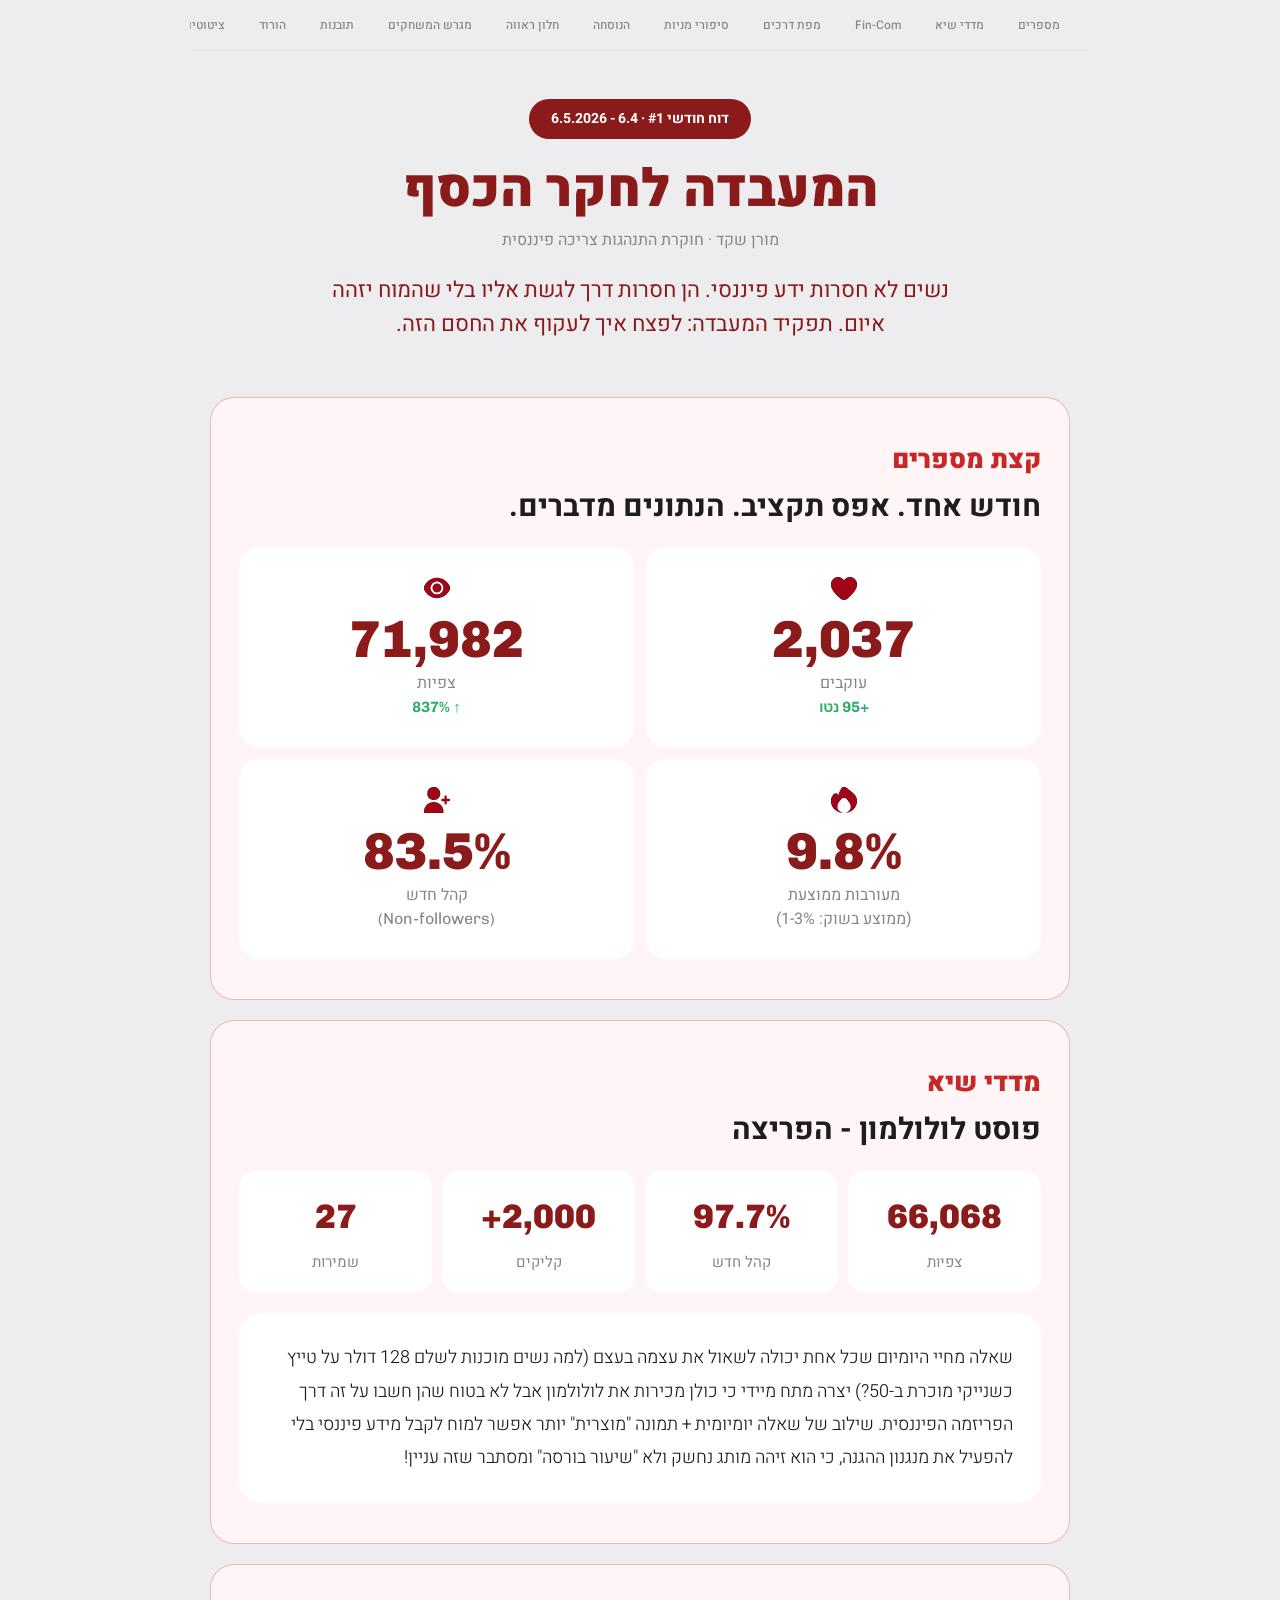
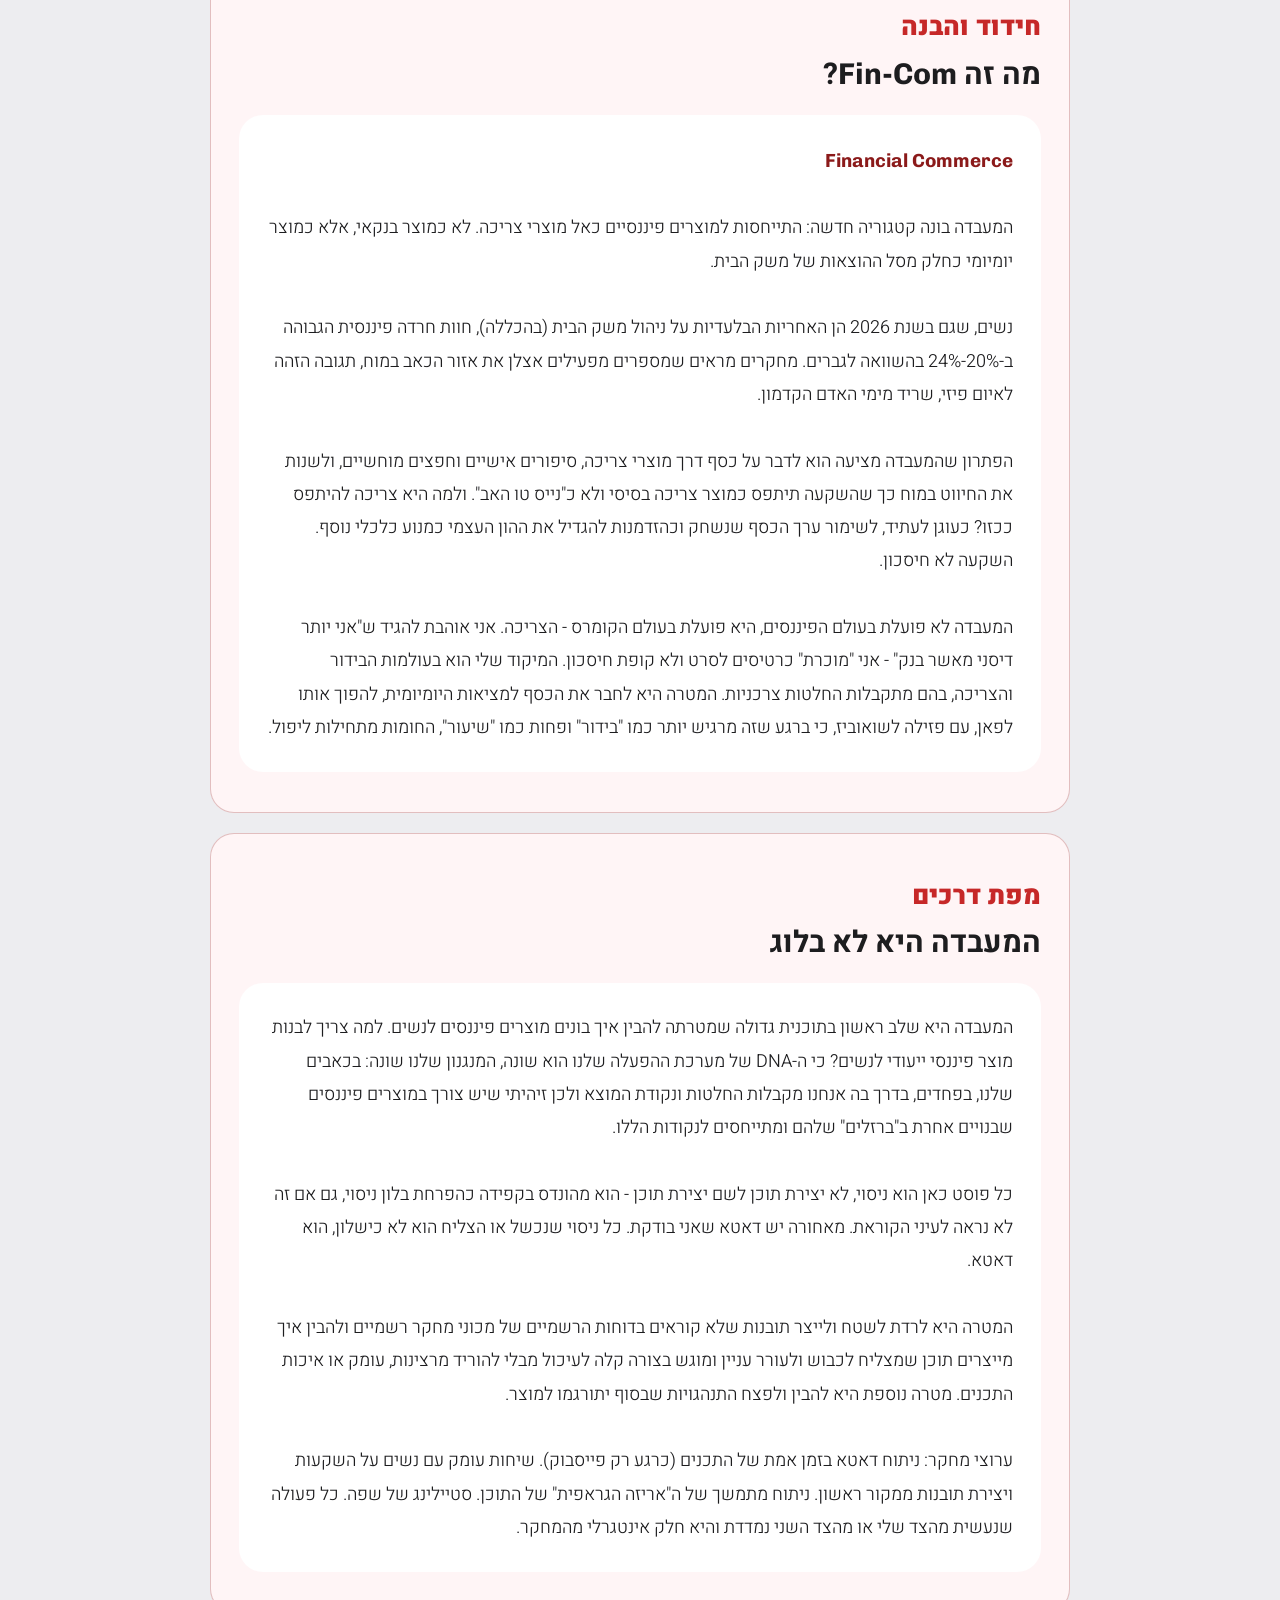
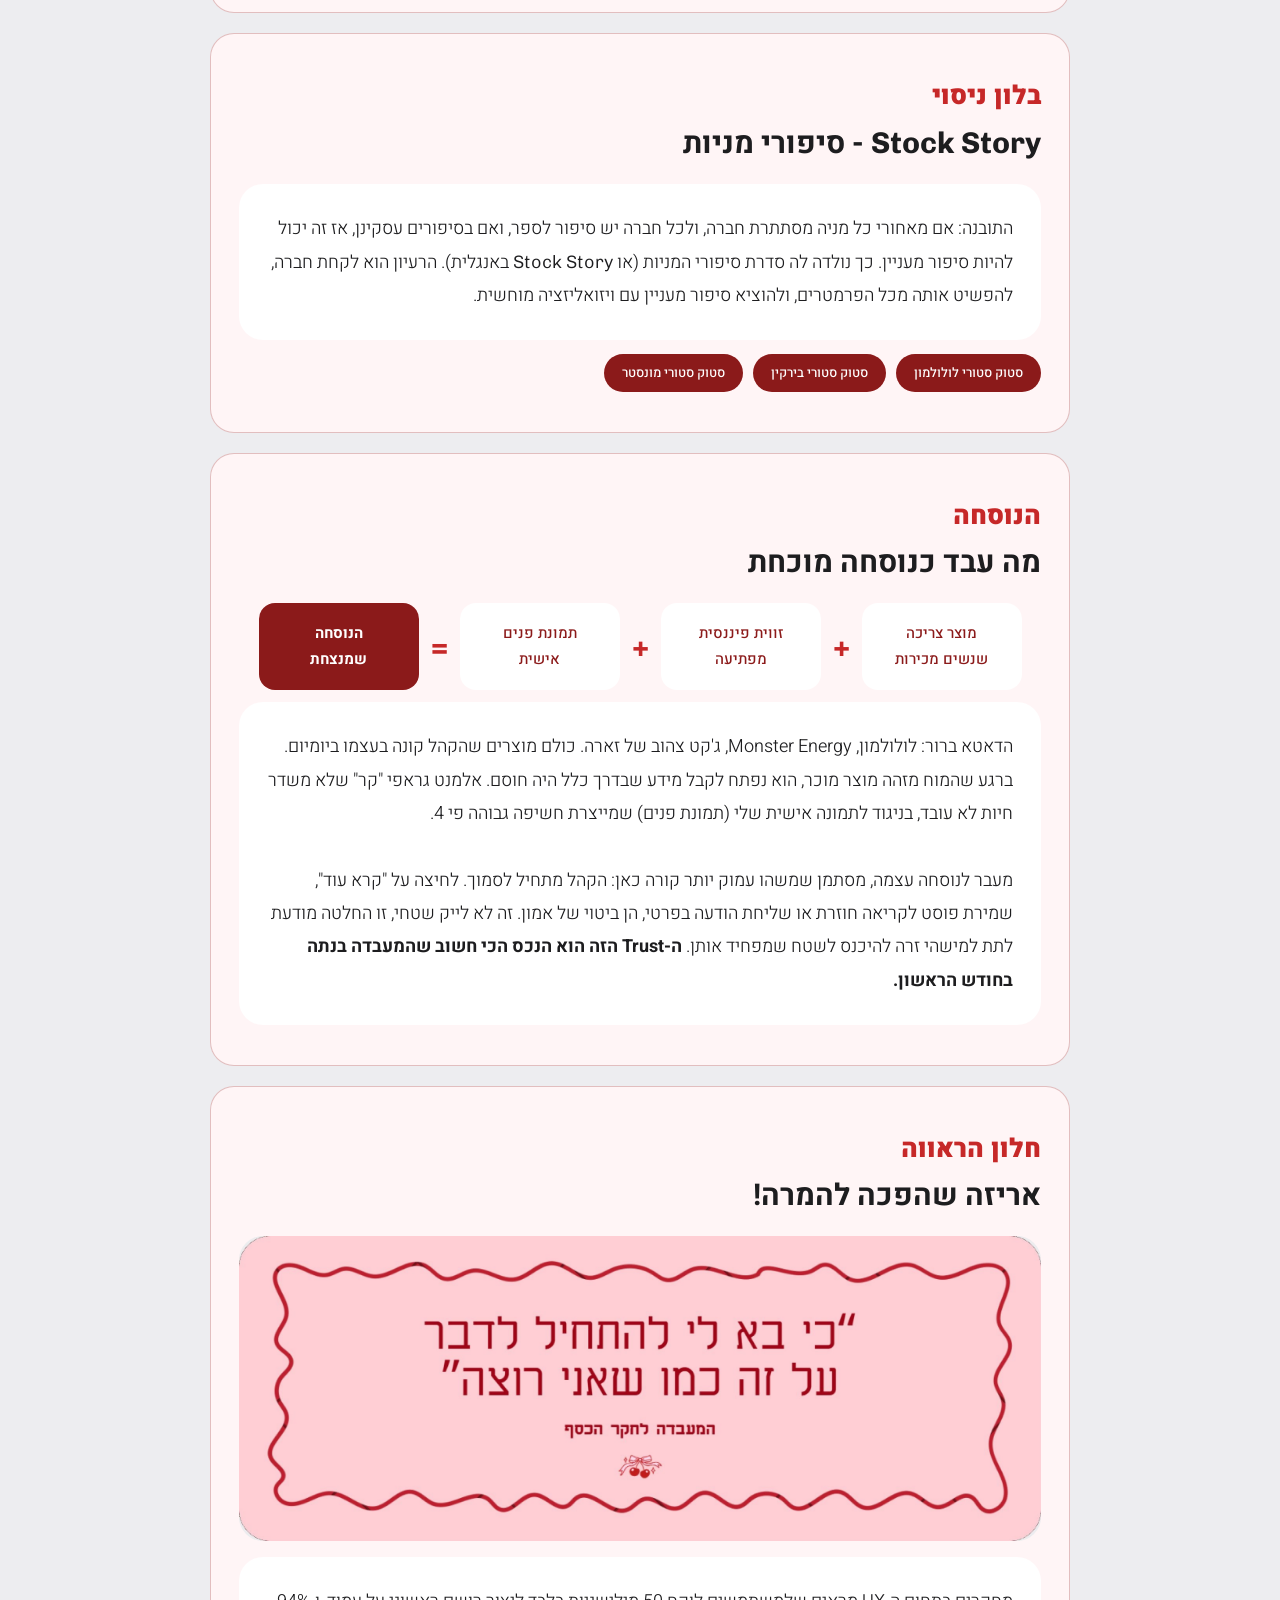
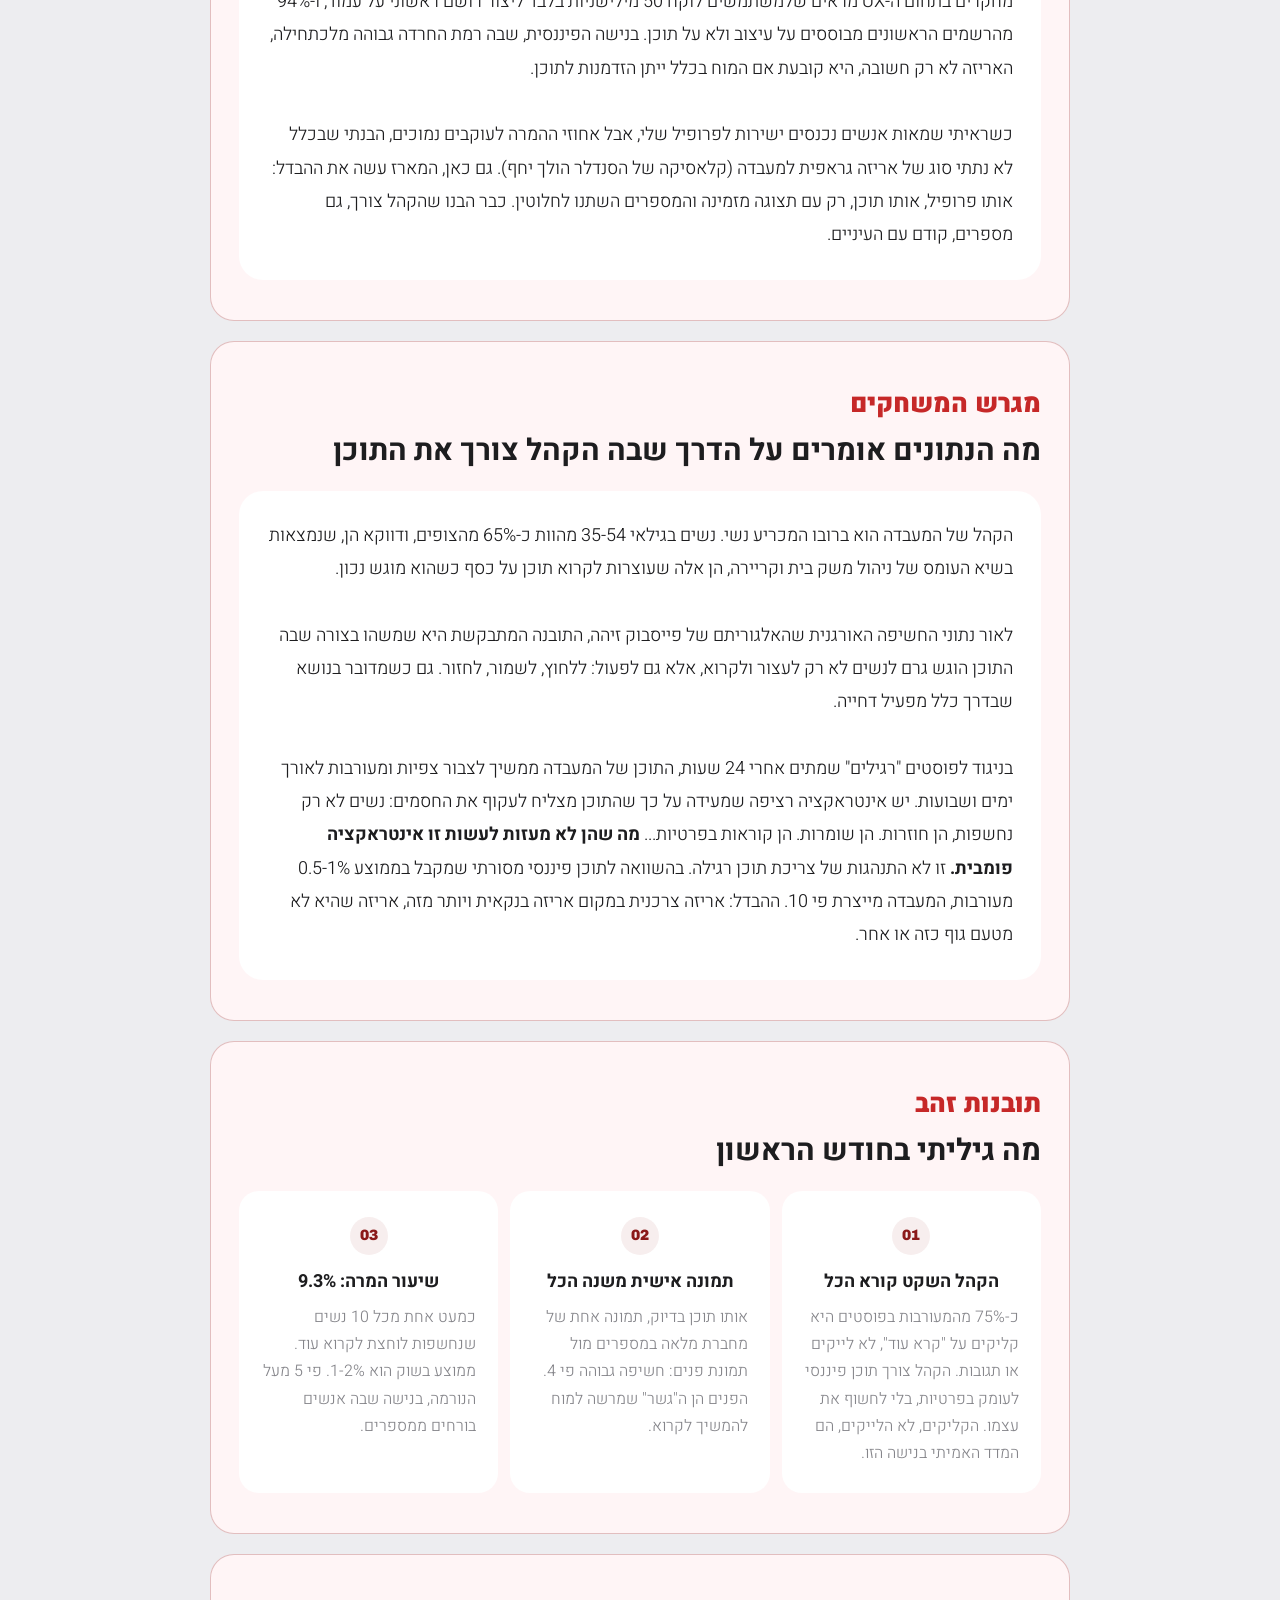
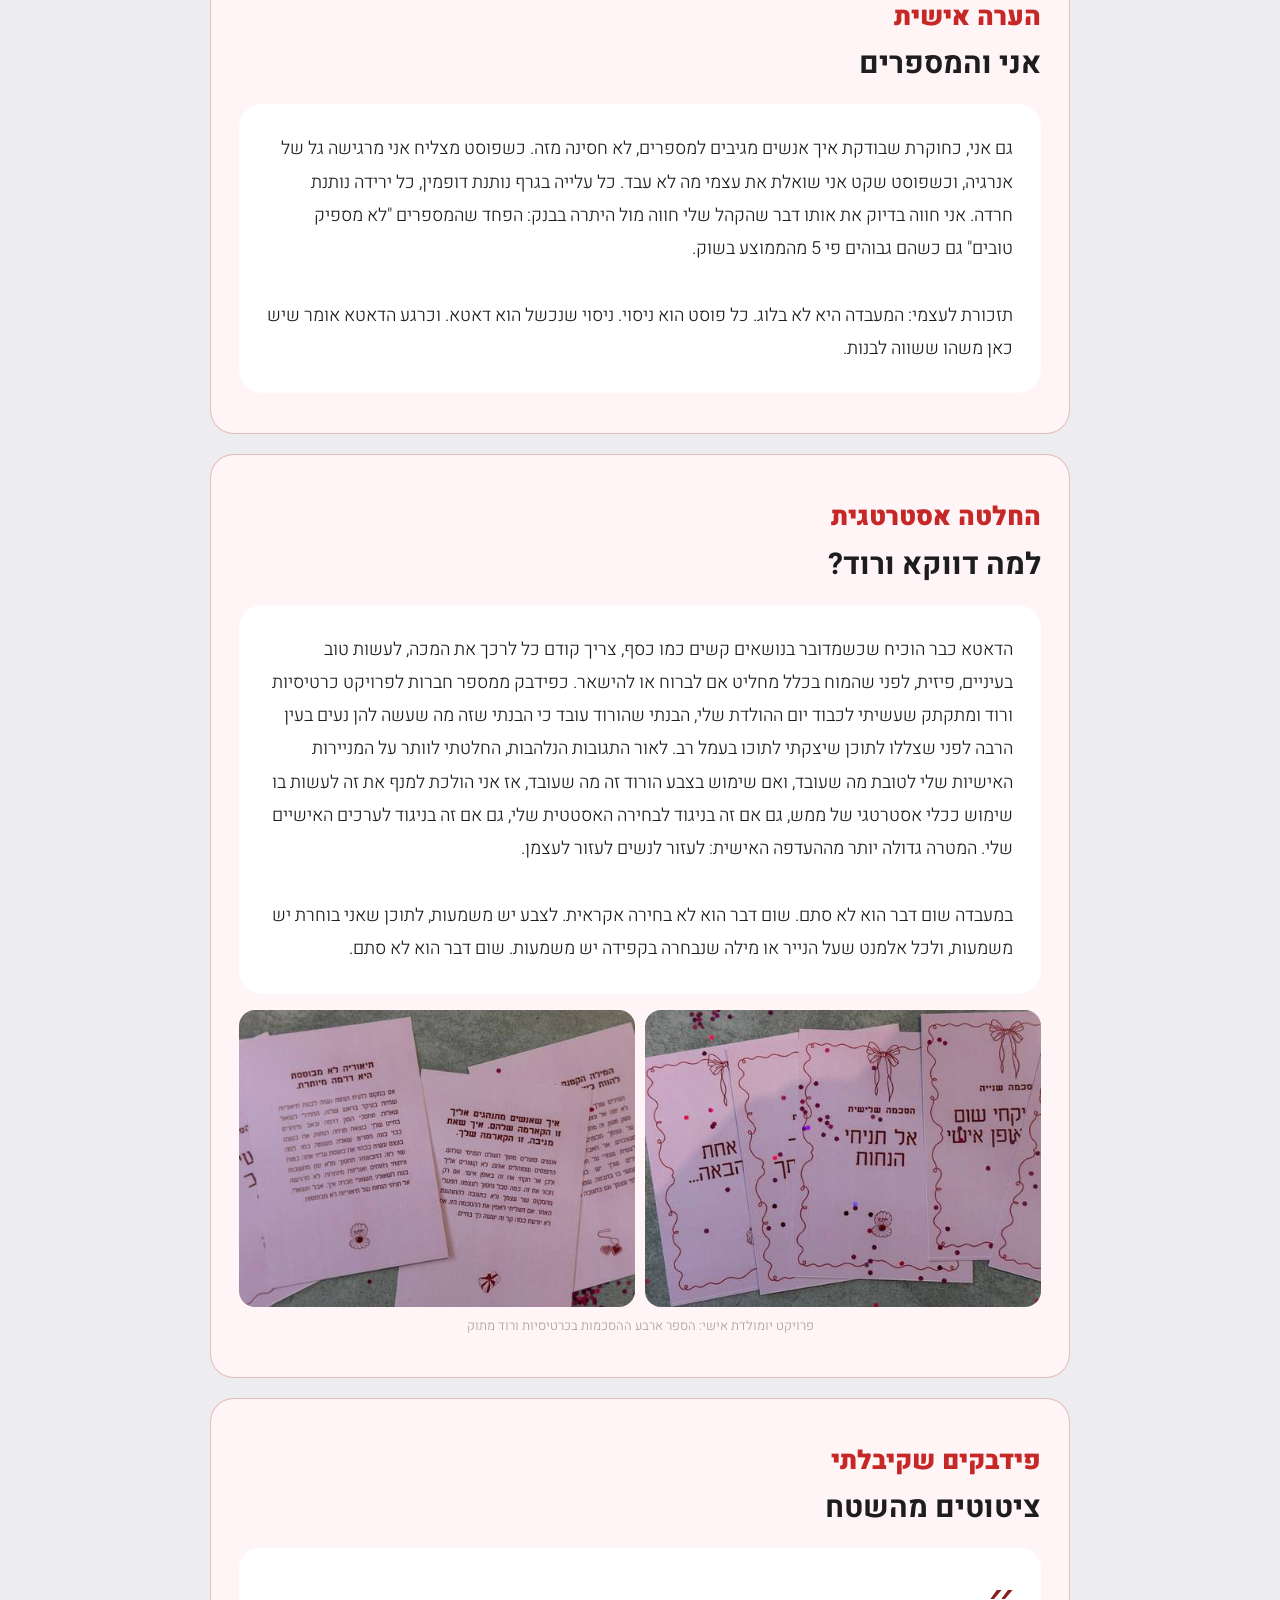
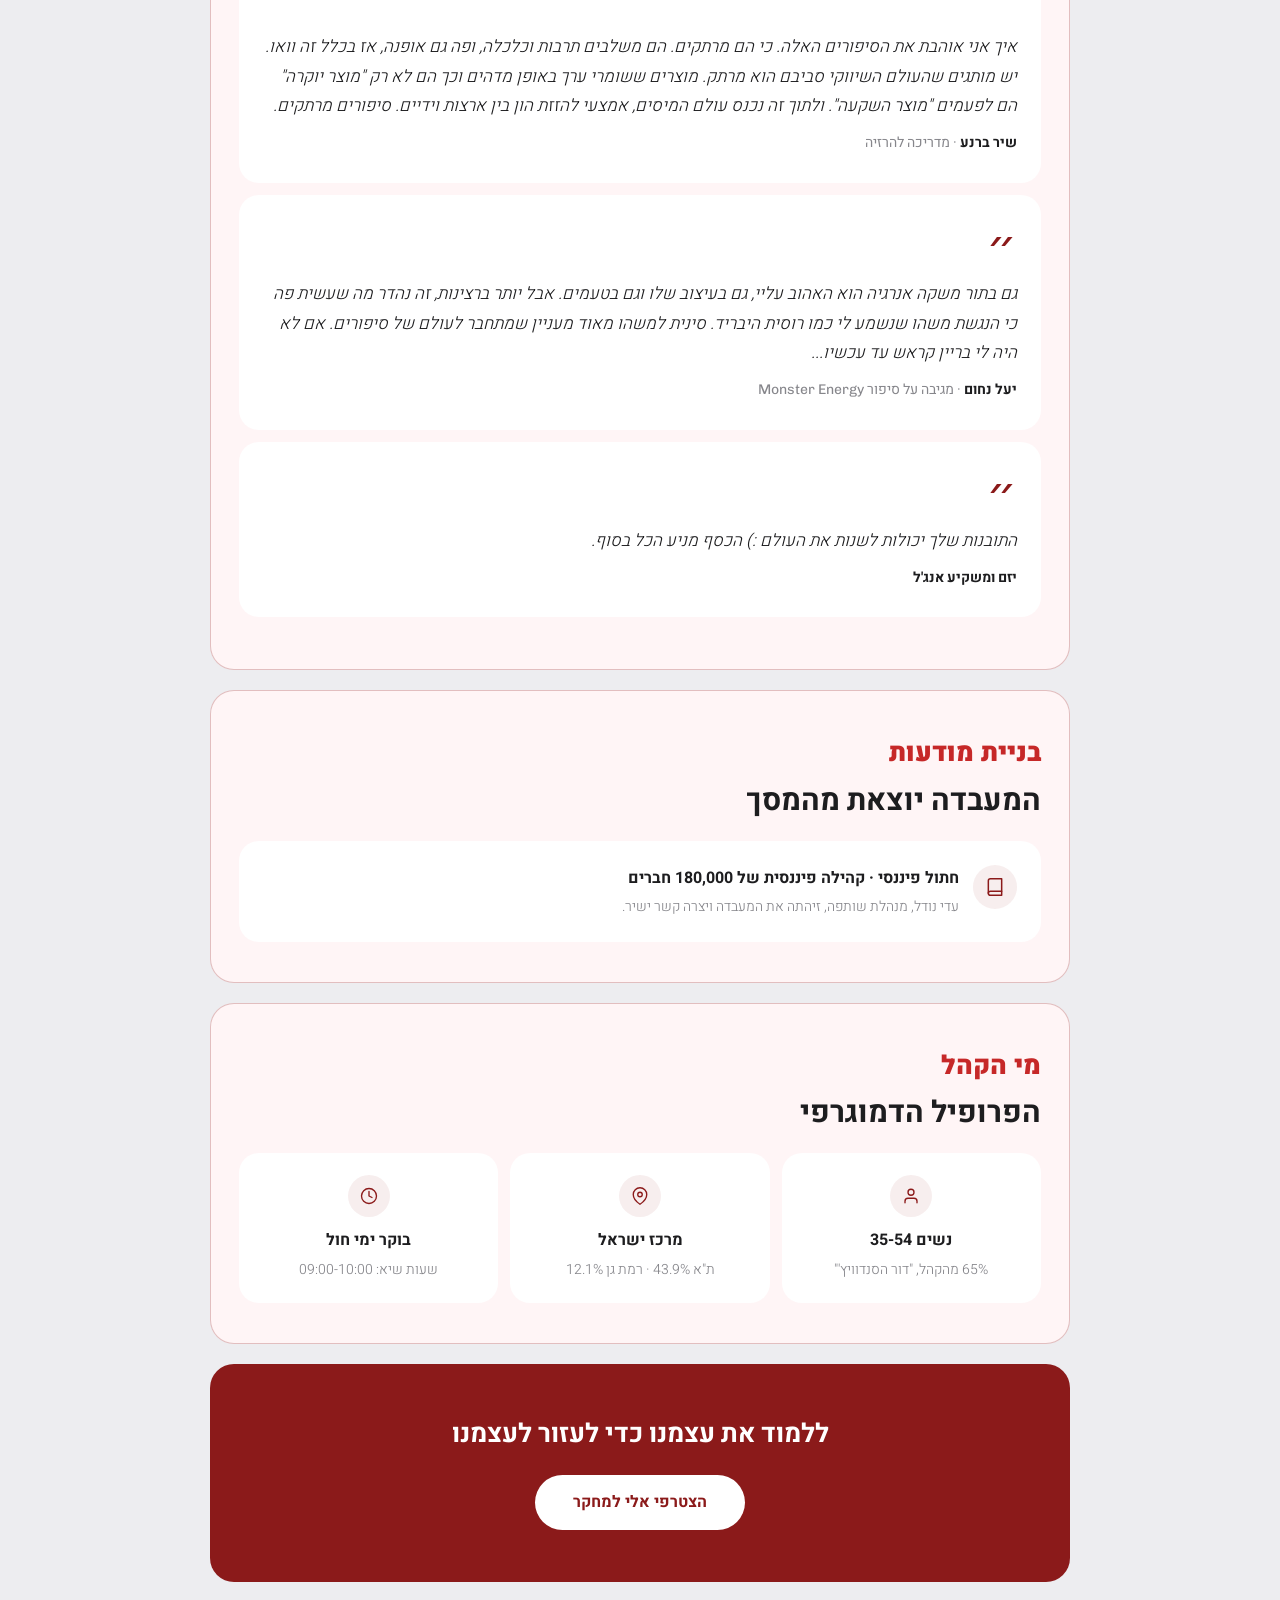
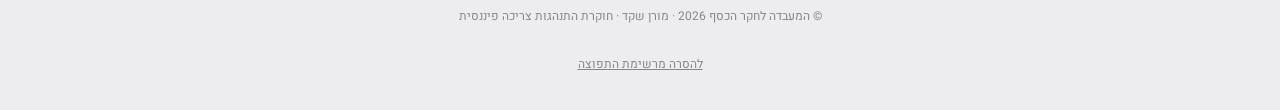
<file: index.html>
<!DOCTYPE html>
<html lang="he" dir="rtl">
<head>
<meta charset="UTF-8">
<meta name="viewport" content="width=device-width, initial-scale=1.0">
<title>המעבדה לחקר הכסף - דוח חודשי #1</title>
<link href="https://fonts.googleapis.com/css2?family=Heebo:wght@300;400;500;700;900&family=Chivo:wght@300;400;700;900&display=swap" rel="stylesheet">
<style>
*{margin:0;padding:0;box-sizing:border-box}
:root{--pink-card:#FFF5F6;--red-dark:#8B1A1A;--red-mid:#C62828;--red-border:rgba(139,26,26,0.25);--gray-bg:#EDEDF0;--gray-dark:#1D1D1F;--gray-mid:#86868B;--white:#FFFFFF;--green-txt:#2EAD6D;--radius:24px}
html{scroll-behavior:smooth}
body{font-family:'Heebo',sans-serif;background:var(--gray-bg);color:var(--gray-dark);line-height:1.7;-webkit-font-smoothing:antialiased;font-weight:400}
.num{font-family:'Chivo',sans-serif !important}.en{font-family:'Chivo',sans-serif !important}
.page-wrap{max-width:900px;margin:0 auto;background:var(--gray-bg)}
.sticky-nav{position:sticky;top:0;z-index:100;background:rgba(237,237,240,0.88);backdrop-filter:blur(14px);-webkit-backdrop-filter:blur(14px);border-bottom:1px solid rgba(0,0,0,0.04);padding:8px 0}
.nav-inner{max-width:900px;margin:0 auto;display:flex;gap:6px;overflow-x:auto;-webkit-overflow-scrolling:touch;scrollbar-width:none;padding:0 16px}
.nav-inner::-webkit-scrollbar{display:none}
.nav-link{display:block;padding:7px 14px;font-size:12px;font-weight:500;color:var(--gray-mid);text-decoration:none;white-space:nowrap;border-radius:20px;transition:all 0.2s ease}
.nav-link:hover,.nav-link.active{color:var(--red-dark);background:var(--white);box-shadow:0 1px 4px rgba(0,0,0,0.06)}
.container{max-width:860px;margin:0 auto;padding:0 20px}
.hero{background:var(--gray-bg);padding:48px 20px 36px;text-align:center}
.hero-badge{display:inline-block;background:var(--red-dark);color:var(--white);padding:8px 22px;border-radius:50px;font-size:14px;font-weight:700;margin-bottom:22px}
.hero h1{font-size:clamp(32px,6.5vw,52px);font-weight:900;color:var(--red-dark);margin-bottom:8px;line-height:1.12}
.hero-role{font-size:clamp(14px,2.2vw,16px);color:var(--gray-mid);margin-bottom:18px;font-weight:400}
.hero-sub{font-size:clamp(17px,2.8vw,22px);color:var(--red-dark);max-width:640px;margin:0 auto;line-height:1.55;font-weight:400}
.card-section{background:var(--pink-card);border:1.5px solid var(--red-border);border-radius:var(--radius);padding:40px 28px;margin:20px 20px 0}
@media(max-width:480px){.card-section{padding:28px 18px}}
.section-label{font-size:clamp(20px,3.5vw,26px);font-weight:900;color:var(--red-mid);margin-bottom:6px}
.section-heading{font-size:clamp(20px,3.5vw,30px);font-weight:700;color:var(--gray-dark);margin-bottom:20px;line-height:1.3}
.kpi-grid{display:grid;grid-template-columns:1fr 1fr;gap:12px;margin-top:20px}
@media(max-width:480px){.kpi-grid{grid-template-columns:1fr}}
.kpi-card{background:var(--white);border-radius:20px;padding:28px 20px;text-align:center;transition:transform 0.3s ease}
.kpi-card:hover{transform:translateY(-3px)}
.kpi-icon{width:26px;height:26px;margin:0 auto 12px;display:block}
.kpi-number{font-size:clamp(38px,7vw,52px);font-weight:900;color:var(--red-dark);line-height:1;margin-bottom:6px}
.kpi-sub{font-size:16px;color:var(--gray-mid);line-height:1.5;font-weight:400}
.kpi-sub .growth{color:var(--green-txt);font-weight:700;font-size:15px}
.peak-grid{display:grid;grid-template-columns:repeat(4,1fr);gap:10px;margin:20px 0}
@media(max-width:560px){.peak-grid{grid-template-columns:1fr 1fr}}
.peak-stat{background:var(--white);border-radius:18px;padding:18px 12px;text-align:center}
.peak-stat-num{font-size:clamp(24px,4.5vw,34px);font-weight:900;color:var(--red-dark)}
.peak-stat-lbl{font-size:15px;color:var(--gray-mid);margin-top:4px;font-weight:400}
.text-box{background:var(--white);border-radius:var(--radius);padding:28px;margin-top:18px;font-size:18px;color:var(--gray-dark);line-height:1.85;font-weight:300}
.insight-cards{display:grid;grid-template-columns:repeat(auto-fit,minmax(240px,1fr));gap:12px;margin-top:20px}
.insight-card{background:var(--white);border-radius:20px;padding:26px 22px;text-align:center;transition:transform 0.3s ease}
.insight-card:hover{transform:translateY(-3px)}
.insight-num-badge{display:inline-flex;align-items:center;justify-content:center;width:38px;height:38px;border-radius:50%;background:rgba(139,26,26,0.07);color:var(--red-dark);font-size:15px;font-weight:900;margin-bottom:14px}
.insight-card h4{font-size:18px;font-weight:700;color:var(--gray-dark);margin-bottom:10px;line-height:1.4}
.insight-card p{font-size:16px;color:var(--gray-mid);line-height:1.7;text-align:right;font-weight:300}
.quote-block{background:var(--white);border-radius:20px;padding:28px 24px;margin-bottom:12px}
.quote-mark{color:var(--red-dark);font-size:48px;font-family:Georgia,serif;line-height:1;margin-bottom:8px;display:block}
.quote-text-content{font-size:17px;color:var(--gray-dark);line-height:1.75;font-style:italic;margin-bottom:10px;font-weight:300}
.quote-attr{font-size:14px;color:var(--gray-mid);font-style:normal;font-weight:400}
.quote-attr strong{color:var(--gray-dark);font-weight:700}
.ach-item{background:var(--white);border-radius:20px;padding:24px;display:flex;gap:14px;align-items:flex-start;margin-top:12px}
.ach-icon-wrap{width:44px;height:44px;min-width:44px;border-radius:50%;background:rgba(139,26,26,0.07);display:flex;align-items:center;justify-content:center}
.ach-icon-wrap svg{width:20px;height:20px;stroke:var(--red-dark);fill:none;stroke-width:1.8;stroke-linecap:round;stroke-linejoin:round}
.ach-item h4{font-size:16px;font-weight:700;color:var(--gray-dark);margin-bottom:4px}
.ach-item p{font-size:14px;color:var(--gray-mid);line-height:1.6;font-weight:300}
.aud-grid{display:grid;grid-template-columns:repeat(3,1fr);gap:12px;margin-top:20px}
@media(max-width:480px){.aud-grid{grid-template-columns:1fr}}
.aud-card{background:var(--white);border-radius:20px;padding:22px;text-align:center}
.aud-icon{width:42px;height:42px;border-radius:50%;display:inline-flex;align-items:center;justify-content:center;margin-bottom:10px;background:rgba(139,26,26,0.07)}
.aud-icon svg{width:18px;height:18px;stroke:var(--red-dark);fill:none;stroke-width:1.8;stroke-linecap:round;stroke-linejoin:round}
.aud-card h4{font-size:16px;font-weight:700;color:var(--gray-dark);margin-bottom:3px}
.aud-card p{font-size:14px;color:var(--gray-mid);font-weight:300}
.cta-section{background:var(--red-dark);color:var(--white);padding:52px 24px;border-radius:var(--radius);margin:20px 20px 0;text-align:center}
.cta-section h2{font-size:clamp(20px,3.5vw,26px);font-weight:700;margin-bottom:14px;line-height:1.4}
.cta-btn{display:inline-block;background:var(--white);color:var(--red-dark);padding:14px 38px;border-radius:50px;font-size:16px;font-weight:700;text-decoration:none;transition:transform 0.2s ease;margin-top:8px}
.cta-btn:hover{transform:scale(1.04)}
.footer{text-align:center;padding:24px 20px;font-size:12px;color:var(--gray-mid)}
.unsub{text-align:center;padding:0 20px 32px}
.unsub a{font-size:12px;color:var(--gray-mid);text-decoration:underline}
.cover-card{width:100%;border-radius:var(--radius);overflow:hidden;margin:16px 0}
.cover-card img{width:100%;display:block}
.formula-grid{display:flex;align-items:center;justify-content:center;gap:12px;flex-wrap:wrap;margin-top:16px}
@media(max-width:560px){.formula-grid{flex-direction:column;align-items:center;gap:8px}.formula-item,.formula-result{width:80%;max-width:220px}}
.formula-item{background:var(--white);border-radius:16px;padding:18px 22px;text-align:center;font-size:15px;font-weight:500;color:var(--red-dark);width:160px}
.formula-sign{font-size:28px;font-weight:900;color:var(--red-mid)}
.formula-result{background:var(--red-dark);color:var(--white);border-radius:16px;padding:18px 22px;text-align:center;font-size:15px;font-weight:700;width:160px}
.bday-grid{display:grid;grid-template-columns:1fr 1fr;gap:10px;margin-top:16px}
@media(max-width:480px){.bday-grid{grid-template-columns:1fr}}
.bday-grid img{width:100%;border-radius:16px;display:block}
.bday-cap{font-size:13px;color:var(--gray-dark);text-align:center;margin-top:8px;font-weight:300;opacity:0.4}
.stock-links{display:flex;gap:10px;flex-wrap:wrap;margin-top:14px}
.stock-link{display:inline-block;background:var(--red-dark);border-radius:50px;padding:8px 18px;font-size:13px;font-weight:500;color:var(--white);text-decoration:none;transition:opacity 0.2s ease}
.stock-link:hover{opacity:0.85}
.highlight{font-weight:700}
</style>
<script>
document.addEventListener('scroll',function(){
  const sections=document.querySelectorAll('[id]');
  const links=document.querySelectorAll('.nav-link');
  let current='';
  sections.forEach(s=>{if(window.scrollY>=s.offsetTop-80)current=s.id});
  links.forEach(l=>{l.classList.toggle('active',l.getAttribute('href')==='#'+current)});
});
</script>
</head>
<body>
<div class="page-wrap">

<nav class="sticky-nav">
<div class="nav-inner">
<a class="nav-link" href="#numbers">מספרים</a>
<a class="nav-link" href="#peak">מדדי שיא</a>
<a class="nav-link" href="#fincom">Fin-Com</a>
<a class="nav-link" href="#roadmap">מפת דרכים</a>
<a class="nav-link" href="#stories">סיפורי מניות</a>
<a class="nav-link" href="#formula">הנוסחה</a>
<a class="nav-link" href="#showcase">חלון ראווה</a>
<a class="nav-link" href="#field">מגרש המשחקים</a>
<a class="nav-link" href="#insights">תובנות</a>
<a class="nav-link" href="#pink">הורוד</a>
<a class="nav-link" href="#quotes">ציטוטים</a>
</div>
</nav>

<section class="hero">
<div class="container">
<span class="hero-badge">דוח חודשי #1 · 6.4 - 6.5.2026</span>
<h1>המעבדה לחקר הכסף</h1>
<div class="hero-role">מורן שקד · חוקרת התנהגות צריכה פיננסית</div>
<p class="hero-sub">נשים לא חסרות ידע פיננסי. הן חסרות דרך לגשת אליו בלי שהמוח יזהה איום. תפקיד המעבדה: לפצח איך לעקוף את החסם הזה.</p>
</div>
</section>

<div class="card-section" id="numbers">
<div class="section-label">קצת מספרים</div>
<div class="section-heading">חודש אחד. אפס תקציב. הנתונים מדברים.</div>
<div class="kpi-grid">
<div class="kpi-card"><img class="kpi-icon" src="[data-uri]" alt=""><div class="kpi-number num">2,037</div><div class="kpi-sub">עוקבים<br><span class="growth num">+95 נטו</span></div></div>
<div class="kpi-card"><img class="kpi-icon" src="[data-uri]" alt=""><div class="kpi-number num">71,982</div><div class="kpi-sub">צפיות<br><span class="growth num">↑ 837%</span></div></div>
<div class="kpi-card"><img class="kpi-icon" src="[data-uri]" alt=""><div class="kpi-number num">9.8%</div><div class="kpi-sub">מעורבות ממוצעת<br>(ממוצע בשוק: 1-3%)</div></div>
<div class="kpi-card"><img class="kpi-icon" src="[data-uri]" alt=""><div class="kpi-number num">83.5%</div><div class="kpi-sub">קהל חדש<br><span class="en">(Non-followers)</span></div></div>
</div>
</div>

<div class="card-section" id="peak">
<div class="section-label">מדדי שיא</div>
<div class="section-heading">פוסט לולולמון - הפריצה</div>
<div class="peak-grid">
<div class="peak-stat"><div class="peak-stat-num num">66,068</div><div class="peak-stat-lbl">צפיות</div></div>
<div class="peak-stat"><div class="peak-stat-num num">97.7%</div><div class="peak-stat-lbl">קהל חדש</div></div>
<div class="peak-stat"><div class="peak-stat-num num">2,000+</div><div class="peak-stat-lbl">קליקים</div></div>
<div class="peak-stat"><div class="peak-stat-num num">27</div><div class="peak-stat-lbl">שמירות</div></div>
</div>
<div class="text-box">
שאלה מחיי היומיום שכל אחת יכולה לשאול את עצמה בעצם (למה נשים מוכנות לשלם 128 דולר על טייץ כשנייקי מוכרת ב-50?) יצרה מתח מיידי כי כולן מכירות את לולולמון אבל לא בטוח שהן חשבו על זה דרך הפריזמה הפיננסית. שילוב של שאלה יומיומית + תמונה "מוצרית" יותר אפשר למוח לקבל מידע פיננסי בלי להפעיל את מנגנון ההגנה, כי הוא זיהה מותג נחשק ולא "שיעור בורסה" ומסתבר שזה עניין!
</div>
</div>

<div class="card-section" id="fincom">
<div class="section-label">חידוד והבנה</div>
<div class="section-heading">מה זה <span class="en">Fin-Com</span>?</div>
<div class="text-box">
<span class="en" style="font-size:19px;color:var(--red-dark);font-weight:700">Financial Commerce</span><br><br>
המעבדה בונה קטגוריה חדשה: התייחסות למוצרים פיננסיים כאל מוצרי צריכה. לא כמוצר בנקאי, אלא כמוצר יומיומי כחלק מסל ההוצאות של משק הבית.
<br><br>
נשים, שגם בשנת 2026 הן האחריות הבלעדיות על ניהול משק הבית (בהכללה), חוות חרדה פיננסית הגבוהה ב-20%-24% בהשוואה לגברים. מחקרים מראים שמספרים מפעילים אצלן את אזור הכאב במוח, תגובה הזהה לאיום פיזי, שריד מימי האדם הקדמון.
<br><br>
הפתרון שהמעבדה מציעה הוא לדבר על כסף דרך מוצרי צריכה, סיפורים אישיים וחפצים מוחשיים, ולשנות את החיווט במוח כך שהשקעה תיתפס כמוצר צריכה בסיסי ולא כ"נייס טו האב". ולמה היא צריכה להיתפס ככזו? כעוגן לעתיד, לשימור ערך הכסף שנשחק וכהזדמנות להגדיל את ההון העצמי כמנוע כלכלי נוסף. השקעה לא חיסכון.
<br><br>
המעבדה לא פועלת בעולם הפיננסים, היא פועלת בעולם הקומרס - הצריכה. אני אוהבת להגיד ש"אני יותר דיסני מאשר בנק" - אני "מוכרת" כרטיסים לסרט ולא קופת חיסכון. המיקוד שלי הוא בעולמות הבידור והצריכה, בהם מתקבלות החלטות צרכניות. המטרה היא לחבר את הכסף למציאות היומיומית, להפוך אותו לפאן, עם פזילה לשואוביז, כי ברגע שזה מרגיש יותר כמו "בידור" ופחות כמו "שיעור", החומות מתחילות ליפול.
</div>
</div>

<div class="card-section" id="roadmap">
<div class="section-label">מפת דרכים</div>
<div class="section-heading">המעבדה היא לא בלוג</div>
<div class="text-box">
המעבדה היא שלב ראשון בתוכנית גדולה שמטרתה להבין איך בונים מוצרים פיננסים לנשים. למה צריך לבנות מוצר פיננסי ייעודי לנשים? כי ה-DNA של מערכת ההפעלה שלנו הוא שונה, המנגנון שלנו שונה: בכאבים שלנו, בפחדים, בדרך בה אנחנו מקבלות החלטות ונקודת המוצא ולכן זיהיתי שיש צורך במוצרים פיננסים שבנויים אחרת ב"ברזלים" שלהם ומתייחסים לנקודות הללו.
<br><br>
כל פוסט כאן הוא ניסוי, לא יצירת תוכן לשם יצירת תוכן - הוא מהונדס בקפידה כהפרחת בלון ניסוי, גם אם זה לא נראה לעיני הקוראת. מאחורה יש דאטא שאני בודקת. כל ניסוי שנכשל או הצליח הוא לא כישלון, הוא דאטא.
<br><br>
המטרה היא לרדת לשטח ולייצר תובנות שלא קוראים בדוחות הרשמיים של מכוני מחקר רשמיים ולהבין איך מייצרים תוכן שמצליח לכבוש ולעורר עניין ומוגש בצורה קלה לעיכול מבלי להוריד מרצינות, עומק או איכות התכנים. מטרה נוספת היא להבין ולפצח התנהגויות שבסוף יתורגמו למוצר.
<br><br>
ערוצי מחקר: ניתוח דאטא בזמן אמת של התכנים (כרגע רק פייסבוק). שיחות עומק עם נשים על השקעות ויצירת תובנות ממקור ראשון. ניתוח מתמשך של ה"אריזה הגראפית" של התוכן. סטיילינג של שפה. כל פעולה שנעשית מהצד שלי או מהצד השני נמדדת והיא חלק אינטגרלי מהמחקר.
</div>
</div>

<div class="card-section" id="stories">
<div class="section-label">בלון ניסוי</div>
<div class="section-heading"><span class="en">Stock Story</span> - סיפורי מניות</div>
<div class="text-box">
התובנה: אם מאחורי כל מניה מסתתרת חברה, ולכל חברה יש סיפור לספר, ואם בסיפורים עסקינן, אז זה יכול להיות סיפור מעניין. כך נולדה לה סדרת סיפורי המניות (או <span class="en">Stock Story</span> באנגלית). הרעיון הוא לקחת חברה, להפשיט אותה מכל הפרמטרים, ולהוציא סיפור מעניין עם ויזואליזציה מוחשית.
</div>
<div class="stock-links">
<a class="stock-link" href="https://www.facebook.com/moranshak/posts/pfbid07WDLfx9qh9U3gemhXjByK798gombKirwzmSvuVnSE9rpJE3to3Jqwy27Xn8okA8kl" target="_blank">סטוק סטורי לולולמון</a>
<a class="stock-link" href="https://www.facebook.com/moranshak/posts/pfbid0tKxeLTcqXoN4DvqxbuzbKYrn4xgcd5bzzHRkQyx7ARMKJhFhfNeQ9Xy7FTbYqdkVl" target="_blank">סטוק סטורי בירקין</a>
<a class="stock-link" href="https://www.facebook.com/moranshak/posts/pfbid08L3iLij8KRbzH8WkBaCBu9GM8P4cNiqDiqMhbnYjqfeZwi9jwXiyM9rJiiuE8t7bl" target="_blank">סטוק סטורי מונסטר</a>
</div>
</div>

<div class="card-section" id="formula">
<div class="section-label">הנוסחה</div>
<div class="section-heading">מה עבד כנוסחה מוכחת</div>
<div class="formula-grid">
<div class="formula-item">מוצר צריכה<br>שנשים מכירות</div>
<div class="formula-sign num">+</div>
<div class="formula-item">זווית פיננסית<br>מפתיעה</div>
<div class="formula-sign num">+</div>
<div class="formula-item">תמונת פנים<br>אישית</div>
<div class="formula-sign num">=</div>
<div class="formula-result">הנוסחה<br>שמנצחת</div>
</div>
<div class="text-box" style="margin-top:12px">
הדאטא ברור: לולולמון, Monster Energy, ג'קט צהוב של זארה. כולם מוצרים שהקהל קונה בעצמו ביומיום. ברגע שהמוח מזהה מוצר מוכר, הוא נפתח לקבל מידע שבדרך כלל היה חוסם. אלמנט גראפי "קר" שלא משדר חיות לא עובד, בניגוד לתמונה אישית שלי (תמונת פנים) שמייצרת חשיפה גבוהה פי 4.
<br><br>
מעבר לנוסחה עצמה, מסתמן שמשהו עמוק יותר קורה כאן: הקהל מתחיל לסמוך. לחיצה על "קרא עוד", שמירת פוסט לקריאה חוזרת או שליחת הודעה בפרטי, הן ביטוי של אמון. זה לא לייק שטחי, זו החלטה מודעת לתת למישהי זרה להיכנס לשטח שמפחיד אותן. <span class="highlight">ה-Trust הזה הוא הנכס הכי חשוב שהמעבדה בנתה בחודש הראשון.</span>
</div>
</div>

<div class="card-section" id="showcase">
<div class="section-label">חלון הראווה</div>
<div class="section-heading">אריזה שהפכה להמרה!</div>
<div class="cover-card">
<img src="[data-uri]" alt="">
</div>
<div class="text-box" style="margin-top:0">
מחקרים בתחום ה-UX מראים שלמשתמשים לוקח 50 מילישניות בלבד ליצור רושם ראשוני על עמוד, ו-94% מהרשמים הראשונים מבוססים על עיצוב ולא על תוכן. בנישה הפיננסית, שבה רמת החרדה גבוהה מלכתחילה, האריזה לא רק חשובה, היא קובעת אם המוח בכלל ייתן הזדמנות לתוכן.
<br><br>
כשראיתי שמאות אנשים נכנסים ישירות לפרופיל שלי, אבל אחוזי ההמרה לעוקבים נמוכים, הבנתי שבכלל לא נתתי סוג של אריזה גראפית למעבדה (קלאסיקה של הסנדלר הולך יחף). גם כאן, המארז עשה את ההבדל: אותו פרופיל, אותו תוכן, רק עם תצוגה מזמינה והמספרים השתנו לחלוטין. כבר הבנו שהקהל צורך, גם מספרים, קודם עם העיניים.
</div>
</div>

<div class="card-section" id="field">
<div class="section-label">מגרש המשחקים</div>
<div class="section-heading">מה הנתונים אומרים על הדרך שבה הקהל צורך את התוכן</div>
<div class="text-box">
הקהל של המעבדה הוא ברובו המכריע נשי. נשים בגילאי 35-54 מהוות כ-65% מהצופים, ודווקא הן, שנמצאות בשיא העומס של ניהול משק בית וקריירה, הן אלה שעוצרות לקרוא תוכן על כסף כשהוא מוגש נכון.
<br><br>
לאור נתוני החשיפה האורגנית שהאלגוריתם של פייסבוק זיהה, התובנה המתבקשת היא שמשהו בצורה שבה התוכן הוגש גרם לנשים לא רק לעצור ולקרוא, אלא גם לפעול: ללחוץ, לשמור, לחזור. גם כשמדובר בנושא שבדרך כלל מפעיל דחייה.
<br><br>
בניגוד לפוסטים "רגילים" שמתים אחרי 24 שעות, התוכן של המעבדה ממשיך לצבור צפיות ומעורבות לאורך ימים ושבועות. יש אינטראקציה רציפה שמעידה על כך שהתוכן מצליח לעקוף את החסמים: נשים לא רק נחשפות, הן חוזרות. הן שומרות. הן קוראות בפרטיות... <span class="highlight">מה שהן לא מעזות לעשות זו אינטראקציה פומבית.</span> זו לא התנהגות של צריכת תוכן רגילה. בהשוואה לתוכן פיננסי מסורתי שמקבל בממוצע 0.5-1% מעורבות, המעבדה מייצרת פי 10. ההבדל: אריזה צרכנית במקום אריזה בנקאית ויותר מזה, אריזה שהיא לא מטעם גוף כזה או אחר.
</div>
</div>

<div class="card-section" id="insights">
<div class="section-label">תובנות זהב</div>
<div class="section-heading">מה גיליתי בחודש הראשון</div>
<div class="insight-cards">
<div class="insight-card">
<div class="insight-num-badge num">01</div>
<h4>הקהל השקט קורא הכל</h4>
<p>כ-75% מהמעורבות בפוסטים היא קליקים על "קרא עוד", לא לייקים או תגובות. הקהל צורך תוכן פיננסי לעומק בפרטיות, בלי לחשוף את עצמו. הקליקים, לא הלייקים, הם המדד האמיתי בנישה הזו.</p>
</div>
<div class="insight-card">
<div class="insight-num-badge num">02</div>
<h4>תמונה אישית משנה הכל</h4>
<p>אותו תוכן בדיוק, תמונה אחת של מחברת מלאה במספרים מול תמונת פנים: חשיפה גבוהה פי 4. הפנים הן ה"גשר" שמרשה למוח להמשיך לקרוא.</p>
</div>
<div class="insight-card">
<div class="insight-num-badge num">03</div>
<h4>שיעור המרה: 9.3%</h4>
<p>כמעט אחת מכל 10 נשים שנחשפות לוחצת לקרוא עוד. ממוצע בשוק הוא 1-2%. פי 5 מעל הנורמה, בנישה שבה אנשים בורחים ממספרים.</p>
</div>
</div>
</div>

<div class="card-section">
<div class="section-label">הערה אישית</div>
<div class="section-heading">אני והמספרים</div>
<div class="text-box">
גם אני, כחוקרת שבודקת איך אנשים מגיבים למספרים, לא חסינה מזה. כשפוסט מצליח אני מרגישה גל של אנרגיה, וכשפוסט שקט אני שואלת את עצמי מה לא עבד. כל עלייה בגרף נותנת דופמין, כל ירידה נותנת חרדה. אני חווה בדיוק את אותו דבר שהקהל שלי חווה מול היתרה בבנק: הפחד שהמספרים "לא מספיק טובים" גם כשהם גבוהים פי 5 מהממוצע בשוק.
<br><br>
תזכורת לעצמי: המעבדה היא לא בלוג. כל פוסט הוא ניסוי. ניסוי שנכשל הוא דאטא. וכרגע הדאטא אומר שיש כאן משהו ששווה לבנות.
</div>
</div>

<div class="card-section" id="pink">
<div class="section-label">החלטה אסטרטגית</div>
<div class="section-heading">למה דווקא ורוד?</div>
<div class="text-box">
הדאטא כבר הוכיח שכשמדובר בנושאים קשים כמו כסף, צריך קודם כל לרכך את המכה, לעשות טוב בעיניים, פיזית, לפני שהמוח בכלל מחליט אם לברוח או להישאר. כפידבק ממספר חברות לפרויקט כרטיסיות ורוד ומתקתק שעשיתי לכבוד יום ההולדת שלי, הבנתי שהורוד עובד כי הבנתי שזה מה שעשה להן נעים בעין הרבה לפני שצללו לתוכן שיצקתי לתוכו בעמל רב. לאור התגובות הנלהבות, החלטתי לוותר על המניירות האישיות שלי לטובת מה שעובד, ואם שימוש בצבע הורוד זה מה שעובד, אז אני הולכת למנף את זה לעשות בו שימוש ככלי אסטרטגי של ממש, גם אם זה בניגוד לבחירה האסטטית שלי, גם אם זה בניגוד לערכים האישיים שלי. המטרה גדולה יותר מההעדפה האישית: לעזור לנשים לעזור לעצמן.
<br><br>
במעבדה שום דבר הוא לא סתם. שום דבר הוא לא בחירה אקראית. לצבע יש משמעות, לתוכן שאני בוחרת יש משמעות, ולכל אלמנט שעל הנייר או מילה שנבחרה בקפידה יש משמעות. שום דבר הוא לא סתם.
</div>
<div class="bday-grid">
<img src="[data-uri]" alt="">
<img src="[data-uri]" alt="">
</div>
<div class="bday-cap">פרויקט יומולדת אישי: הספר ארבע ההסכמות בכרטיסיות ורוד מתוק</div>
</div>

<div class="card-section" id="quotes">
<div class="section-label">פידבקים שקיבלתי</div>
<div class="section-heading">ציטוטים מהשטח</div>
<div class="quote-block">
<span class="quote-mark">״</span>
<div class="quote-text-content">איך אני אוהבת את הסיפורים האלה. כי הם מרתקים. הם משלבים תרבות וכלכלה, ופה גם אופנה, אז בכלל זה וואו. יש מותגים שהעולם השיווקי סביבם הוא מרתק. מוצרים ששומרי ערך באופן מדהים וכך הם לא רק "מוצר יוקרה" הם לפעמים "מוצר השקעה". ולתוך זה נכנס עולם המיסים, אמצעי להזזת הון בין ארצות וידיים. סיפורים מרתקים.</div>
<div class="quote-attr"><strong>שיר ברנע</strong> · מדריכה להרזיה</div>
</div>
<div class="quote-block">
<span class="quote-mark">״</span>
<div class="quote-text-content">גם בתור משקה אנרגיה הוא האהוב עליי, גם בעיצוב שלו וגם בטעמים. אבל יותר ברצינות, זה נהדר מה שעשית פה כי הנגשת משהו שנשמע לי כמו רוסית היבריד. סינית למשהו מאוד מעניין שמתחבר לעולם של סיפורים. אם לא היה לי בריין קראש עד עכשיו...</div>
<div class="quote-attr"><strong>יעל נחום</strong> · מגיבה על סיפור <span class="en">Monster Energy</span></div>
</div>
<div class="quote-block">
<span class="quote-mark">״</span>
<div class="quote-text-content">התובנות שלך יכולות לשנות את העולם :) הכסף מניע הכל בסוף.</div>
<div class="quote-attr"><strong>יזם ומשקיע אנג'ל</strong></div>
</div>
</div>

<div class="card-section" id="awareness">
<div class="section-label">בניית מודעות</div>
<div class="section-heading">המעבדה יוצאת מהמסך</div>
<div class="ach-item">
<div class="ach-icon-wrap">
<svg viewBox="0 0 24 24"><path d="M4 19.5A2.5 2.5 0 0 1 6.5 17H20"/><path d="M6.5 2H20v20H6.5A2.5 2.5 0 0 1 4 19.5v-15A2.5 2.5 0 0 1 6.5 2z"/></svg>
</div>
<div>
<h4>חתול פיננסי · קהילה פיננסית של 180,000 חברים</h4>
<p>עדי נודל, מנהלת שותפה, זיהתה את המעבדה ויצרה קשר ישיר.</p>
</div>
</div>
</div>

<div class="card-section">
<div class="section-label">מי הקהל</div>
<div class="section-heading">הפרופיל הדמוגרפי</div>
<div class="aud-grid">
<div class="aud-card"><div class="aud-icon"><svg viewBox="0 0 24 24"><path d="M20 21v-2a4 4 0 0 0-4-4H8a4 4 0 0 0-4 4v2"/><circle cx="12" cy="7" r="4"/></svg></div><h4>נשים 35-54</h4><p>65% מהקהל, "דור הסנדוויץ'"</p></div>
<div class="aud-card"><div class="aud-icon"><svg viewBox="0 0 24 24"><path d="M21 10c0 7-9 13-9 13s-9-6-9-13a9 9 0 0 1 18 0z"/><circle cx="12" cy="10" r="3"/></svg></div><h4>מרכז ישראל</h4><p>ת"א 43.9% · רמת גן 12.1%</p></div>
<div class="aud-card"><div class="aud-icon"><svg viewBox="0 0 24 24"><circle cx="12" cy="12" r="10"/><polyline points="12 6 12 12 16 14"/></svg></div><h4>בוקר ימי חול</h4><p>שעות שיא: 09:00-10:00</p></div>
</div>
</div>

<div class="cta-section">
<h2>ללמוד את עצמנו כדי לעזור לעצמנו</h2>
<a href="mailto:me@moranshaked.com?subject=אני רוצה להצטרף למחקר של המעבדה" class="cta-btn">הצטרפי אלי למחקר</a>
</div>

<div class="footer">© המעבדה לחקר הכסף 2026 · מורן שקד · חוקרת התנהגות צריכה פיננסית</div>
<div class="unsub"><a href="mailto:me@moranshaked.com?subject=הסרה מרשימת התפוצה">להסרה מרשימת התפוצה</a></div>

</div>
</body>
</html>
</file>
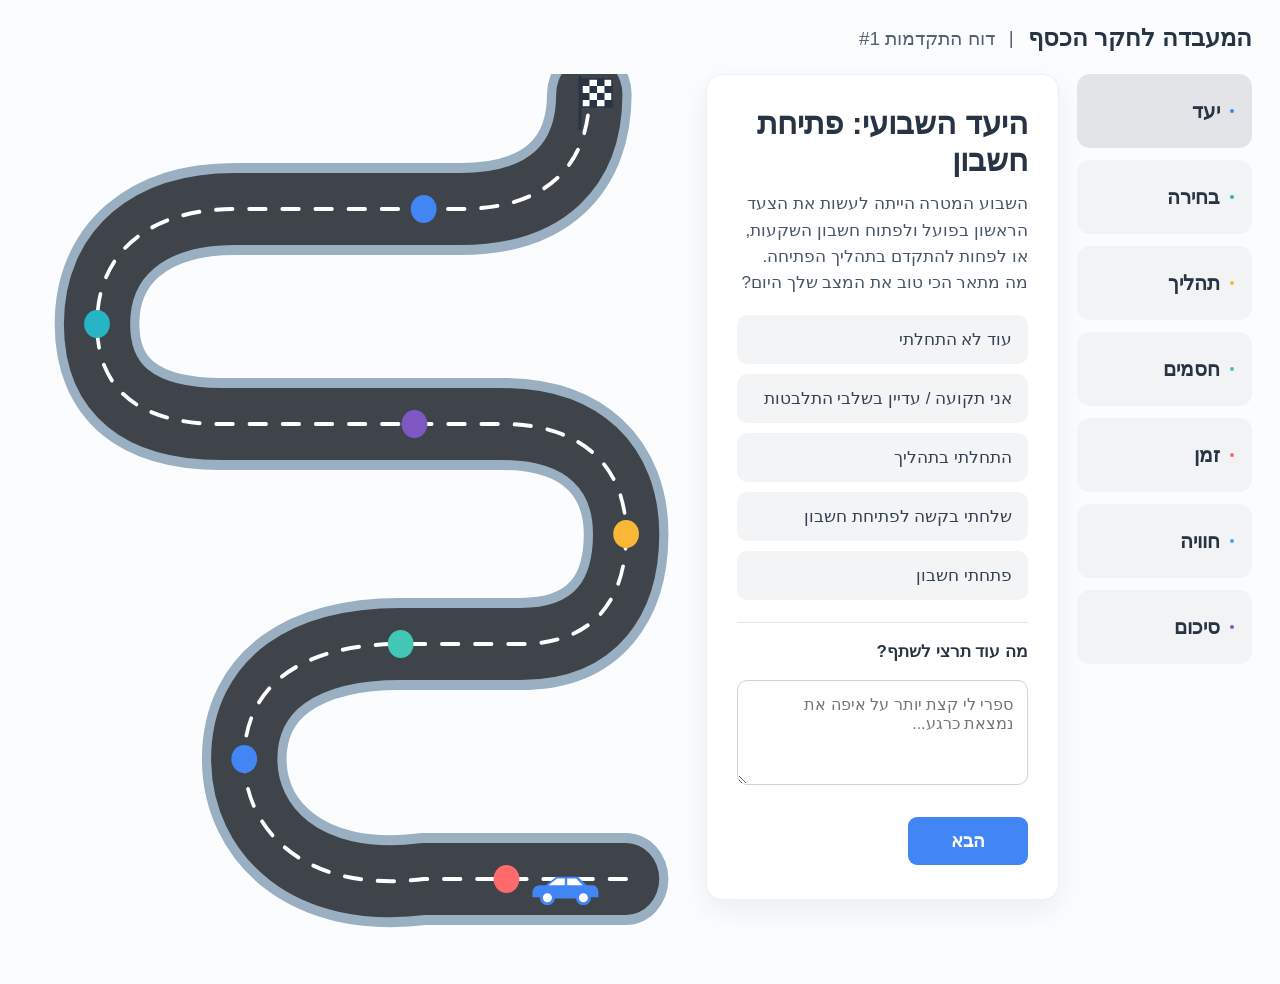
<file: money-game-final-v5-marker-fixed.html>
<!doctype html><html lang="he" dir="rtl"><head><meta charset="utf-8"><meta name="viewport" content="width=device-width,initial-scale=1"><title>דוח התקדמות #1 | המעבדה לחקר הכסף</title><style>
:root{--bg:#fbfcfd;--ink:#273444;--muted:#6b7280;--road:#3f444b;--road-edge:#9aafc1;--line:#fff;--panel:#fff;--tile:#f1f3f4;--active:#e2e4e7;--blue:#4285f4;--border:#e5e7eb;--shadow:0 10px 28px rgba(31,41,55,.07)}*{box-sizing:border-box}body{margin:0;font-family:Aharoni,Arial,"Noto Sans Hebrew",sans-serif;background:var(--bg);color:var(--ink)}main{max-width:1440px;margin:auto;padding:24px 28px 50px}.brand{display:flex;justify-content:flex-start;align-items:center;gap:14px;margin:0 0 22px;font-size:19px}.brand strong{font-size:24px}.brand span{color:#536273}.layout{display:grid;grid-template-columns:minmax(500px,1.18fr) minmax(520px,1fr);gap:34px;direction:ltr;align-items:start}.track-wrap{direction:rtl;position:relative;min-height:860px;overflow:hidden}.road-svg{width:100%;height:860px;display:block}.checkpoint{display:none}.checkpoint.active{transform:scale(1.18)}.cp0{left:73%;bottom:32px;background:#ff6b6b}.cp1{left:28%;bottom:150px;background:#4285f4}.cp2{left:66%;bottom:252px;background:#42c7b5}.cp3{left:82%;bottom:350px;background:#f8b735}.cp4{left:65%;bottom:447px;background:#7e57c2}.cp5{left:8%;bottom:575px;background:#27b4c5}.cp6{left:77%;top:23px;background:#4285f4}.car{position:absolute;left:78%;bottom:29px;width:72px;height:36px;z-index:5;transition:all .7s cubic-bezier(.2,.8,.2,1)}.car svg{width:100%;height:100%;display:block;transform:scaleX(-1)}.finish{position:absolute;left:84.5%;top:0;width:46px;height:58px;z-index:4}.finish svg{width:100%;height:100%;display:block}.ui{direction:ltr;display:grid;grid-template-columns:minmax(0,1fr) 175px;gap:18px}.card{direction:rtl;text-align:right;background:var(--panel);border:1px solid #edf0f2;border-radius:16px;padding:30px;box-shadow:var(--shadow);min-height:600px}.card h1{font-size:31px;margin:0 0 12px;line-height:1.2}.card p{font-family:Arial,"Noto Sans Hebrew",sans-serif;font-size:17px;line-height:1.55;margin:0 0 18px;color:#455468}.nav{direction:rtl;display:flex;flex-direction:column;gap:12px}.nav-item{min-height:74px;border-radius:13px;background:var(--tile);display:flex;align-items:center;justify-content:flex-start;gap:10px;padding:0 18px;font-size:20px;font-weight:700;cursor:pointer;text-align:right}.nav-item.active{background:var(--active)}.nav-dot{width:4px;height:4px;border-radius:50%;flex:0 0 4px}.choices{display:grid;gap:10px;margin:18px 0}.choice{border:0;background:#f3f4f5;border-radius:10px;padding:14px 16px;cursor:pointer;text-align:right;font-size:17px;color:#344154}.choice.selected{background:#e7edf8;outline:1px solid #b8cef5}.field{width:100%;border:1px solid #cbd5e1;border-radius:10px;padding:14px;font:16px Arial,"Noto Sans Hebrew",sans-serif;background:#fff}.textarea{min-height:105px;resize:vertical;margin-top:10px}.prompt{margin-top:22px;padding-top:18px;border-top:1px solid #e4e8ed}.prompt b{display:block;font-size:17px;margin-bottom:8px}.actions{display:flex;justify-content:flex-start;gap:10px;margin-top:20px}.btn{border:0;border-radius:9px;background:var(--blue);color:#fff;padding:13px 28px;font-weight:700;font-size:18px;cursor:pointer;min-width:120px}.btn.secondary{background:#eceff1;color:#4b5563}.summary-block{margin-top:24px;padding-top:20px;border-top:1px solid #e4e8ed}
.summary-title{display:flex;align-items:center;gap:9px;margin:0 0 13px;font:21px Arial,"Noto Sans Hebrew",sans-serif;font-weight:400;color:#273444}
.summary-title .celebrate{font-size:24px;line-height:1}
.summary{display:grid;gap:10px}
.summary div{border-radius:10px;padding:14px 16px;display:grid;grid-template-columns:82px 1fr;align-items:center;gap:10px;font-family:Arial,"Noto Sans Hebrew",sans-serif}.summary div:nth-child(1){background:#edf4ff}.summary div:nth-child(2){background:#edf9f6}.summary div:nth-child(3){background:#fff5e5}
.summary-label{font-size:14px;font-weight:400;color:#64748b}
.summary-value{font-size:17px;font-weight:400;color:#273444}.required-note{min-height:20px;margin-top:7px;font:14px Arial,"Noto Sans Hebrew",sans-serif;color:#b42318}.success{text-align:center;padding:50px 15px}.tiny{font:14px Arial,sans-serif;color:#6b7280;margin-top:18px!important}@media(max-width:980px){main{padding:18px 14px}.brand{justify-content:center}.layout{grid-template-columns:1fr;direction:rtl}.track-wrap{min-height:410px}.road-svg{height:410px}.ui{grid-template-columns:1fr}.nav{order:-1;display:grid;grid-template-columns:repeat(4,1fr);gap:7px}.nav-item{min-height:46px;padding:0 9px;font-size:14px}.checkpoint{transform:scale(.9)}.cp0{left:82.9%;bottom:21px}.cp1{left:33.6%;bottom:83px}.cp2{left:75.7%;bottom:138px}.cp3{left:92.9%;bottom:191px}.cp4{left:73.6%;bottom:239px}.cp5{left:10.7%;bottom:291px}.cp6{left:87.1%;top:5px}.car{width:48px;height:26px;left:78%;bottom:12px}.finish{left:84.5%;top:-1px;width:32px;height:40px}.card{min-height:auto;padding:22px}.card h1{font-size:26px}}

<style>
.track-stop{stroke:#fff;stroke-width:5}
</style>
<style>
.multi-helper{
  font-size:13px;
  color:#6f7884;
  margin:4px 0 10px;
  font-weight:600;
}
.actions{
  position:sticky;
  bottom:0;
  z-index:20;
  background:linear-gradient(to top,#fff 72%,rgba(255,255,255,.92));
  padding:14px 0 4px;
  margin-top:14px;
}
.required-note{
  min-height:18px;
  margin-top:6px;
  font-size:13px;
  color:#b42318;
}
</style>

</style></head><body><main><div class="brand"><strong>המעבדה לחקר הכסף</strong><span>|</span><span>דוח התקדמות #1</span></div><div class="layout"><section class="track-wrap"><svg class="road-svg" viewBox="0 0 700 860" preserveAspectRatio="none"><path d="M650 805 L430 805 C300 820 235 755 235 685 C235 610 300 570 405 570 L535 570 C620 570 650 520 650 460 C650 395 605 350 515 350 L210 350 C120 350 75 315 75 250 C75 180 130 135 225 135 L470 135 C565 135 610 90 610 20" fill="none" stroke="var(--road-edge)" stroke-width="92" stroke-linecap="round" stroke-linejoin="round"/><path d="M650 805 L430 805 C300 820 235 755 235 685 C235 610 300 570 405 570 L535 570 C620 570 650 520 650 460 C650 395 605 350 515 350 L210 350 C120 350 75 315 75 250 C75 180 130 135 225 135 L470 135 C565 135 610 90 610 20" fill="none" stroke="var(--road)" stroke-width="72" stroke-linecap="round" stroke-linejoin="round"/><path d="M650 805 L430 805 C300 820 235 755 235 685 C235 610 300 570 405 570 L535 570 C620 570 650 520 650 460 C650 395 605 350 515 350 L210 350 C120 350 75 315 75 250 C75 180 130 135 225 135 L470 135 C565 135 610 90 610 20" fill="none" stroke="white" stroke-width="4" stroke-dasharray="18 18" stroke-linecap="round"/>
<g aria-hidden="true">
  <circle class="track-stop" cx="520" cy="805" r="14" fill="#ff6b6b"/>
  <circle class="track-stop" cx="235" cy="685" r="14" fill="#4285f4"/>
  <circle class="track-stop" cx="405" cy="570" r="14" fill="#42c7b5"/>
  <circle class="track-stop" cx="650" cy="460" r="14" fill="#f8b735"/>
  <circle class="track-stop" cx="420" cy="350" r="14" fill="#7e57c2"/>
  <circle class="track-stop" cx="75" cy="250" r="14" fill="#27b4c5"/>
  <circle class="track-stop" cx="430" cy="135" r="14" fill="#4285f4"/>
</g>
</svg><div class="checkpoint cp0 active"></div><div class="checkpoint cp1"></div><div class="checkpoint cp2"></div><div class="checkpoint cp3"></div><div class="checkpoint cp4"></div><div class="checkpoint cp5"></div><div class="checkpoint cp6"></div><div class="finish" aria-label="קו הסיום"><svg viewBox="0 0 46 58" xmlns="http://www.w3.org/2000/svg">
<path d="M8 3v52" stroke="#273444" stroke-width="3" stroke-linecap="round"/>
<path d="M10 5h30v28H10z" fill="#fff" stroke="#273444" stroke-width="1.5"/>
<path d="M10 5h7.5v7H10zm15 0h7.5v7H25zm7.5 7H40v7h-7.5zM17.5 12H25v7h-7.5zM10 19h7.5v7H10zm15 0h7.5v7H25zm7.5 7H40v7h-7.5zM17.5 26H25v7h-7.5z" fill="#273444"/>
</svg></div><div class="car" id="car"><svg viewBox="0 0 120 60" aria-label="מכונית"><g fill="#4285f4"><path d="M16 27h10l14-14h36l18 14h10c7 0 12 6 12 13v7H6v-8c0-7 4-12 10-12z"/><rect x="18" y="27" width="80" height="22" rx="7"/></g><path d="M43 16h15v11H32zM62 16h13l14 11H62z" fill="#fff"/><circle cx="31" cy="48" r="10" fill="#fff" stroke="#4285f4" stroke-width="5"/><circle cx="91" cy="48" r="10" fill="#fff" stroke="#4285f4" stroke-width="5"/></svg></div></section><section class="ui"><div class="card" id="card"></div><nav class="nav" id="nav"></nav></section></div></main><script>
const ENDPOINT='https://script.google.com/macros/s/AKfycbyaLP4xQcHaFz5dwqvCNSjavvZp2BMoq5-_De2SltP5akYsQ6DOqyycxD0ceYdbd2RqLQ/exec';
const labels=['יעד','בחירה','תהליך','חסמים','זמן','חוויה','סיכום'], colors=['#4285f4','#27b4c5','#f8b735','#42c7b5','#ff6b6b','#4aa3f8','#7e57c2'];
const data={name:'',status:'',platform:'',considerations:[],main_consideration:'',blockers:[],actual_time:'',almost_postponed:'',almost_why:'',what_helped_continue:'',unclear:'',guide_effect:'',feeling:'',change_next:''};let step=0;let submitted=false;
const carPos=[['78%','29px'],['29%','160px'],['72%','275px'],['88%','385px'],['69%','485px'],['7%','595px'],['82%','795px']];
function nav(){document.getElementById('nav').innerHTML=labels.map((x,i)=>`<div class="nav-item ${i===step?'active':''}" ${submitted?'':`onclick="${i<=step?'move('+i+')':''}"`} style="${submitted?'cursor:default;pointer-events:none;':''}"><span class="nav-dot" style="background:${colors[i]}"></span>${x}</div>`).join('')}
function move(n){step=n;nav();document.querySelectorAll('.checkpoint').forEach((x,i)=>x.classList.toggle('active',i===n));const c=document.getElementById('car');c.style.left=carPos[n][0];c.style.bottom=carPos[n][1];render()}
function choices(name,items,multi=false){return `<div class="choices">${items.map(x=>`<button class="choice" data-name="${name}" data-val="${x}" data-multi="${multi}">${x}</button>`).join('')}</div>`}
function textPrompt(ph){return `<div class="prompt"><b>מה עוד תרצי לשתף?</b><textarea class="field textarea free" placeholder="${ph||'כתבי כאן כל מה שחשוב לך...'}"></textarea></div>`}
function render(){const c=document.getElementById('card');if(step===0)c.innerHTML=`<h1>היעד השבועי: פתיחת חשבון</h1><p>השבוע המטרה הייתה לעשות את הצעד הראשון בפועל ולפתוח חשבון השקעות, או לפחות להתקדם בתהליך הפתיחה. מה מתאר הכי טוב את המצב שלך היום?</p>${choices('status',['עוד לא התחלתי','אני תקועה / עדיין בשלבי התלבטות','התחלתי בתהליך','שלחתי בקשה לפתיחת חשבון','פתחתי חשבון'])}${textPrompt('ספרי לי קצת יותר על איפה את נמצאת כרגע...')}<div class="actions"><button class="btn" onclick="saveFree('guide_effect'); if(data.status) move(1)">הבא</button></div>`;
if(step===1)c.innerHTML=`<h1>איפה בחרת לפתוח?</h1><p>כתבי איפה בחרת לפתוח את החשבון ומה היו השיקולים שלך. אם עוד לא בחרת, כתבי בין מה למה את מתלבטת.</p><input id="platform" class="field" placeholder="שם הפלטפורמה / הגוף" value="${data.platform||''}"><div id="platform-required" class="required-note"></div><div class="multi-helper">אפשר לבחור יותר מתשובה אחת</div>${choices('considerations',['נוחות','עברית','סכום מינימום','עמלות','המרת מט״ח','טיפול במס','שווקים בחו״ל','מישהו שאני סומכת עליו','אחר'],true)}${textPrompt('מה היה השיקול הכי משמעותי עבורך ולמה?')}<div class="actions"><button class="btn" onclick="const p=q('#platform').value.trim(); if(!p){q('#platform-required').textContent='שם הפלטפורמה הוא שדה חובה'; q('#platform').focus(); return;} data.platform=p; data.main_consideration=q('.free').value.trim(); move(2)">הבא</button></div>`;
if(step===2)c.innerHTML=`<h1>תהליך</h1><p>מה קרה בפועל מהרגע שהחלטת להתחיל ועד לנקודה שבה את נמצאת עכשיו?</p>${choices('almost_postponed',['עשיתי ברצף','עצרתי וחזרתי','דחיתי וחזרתי','עדיין לא התחלתי'])}${textPrompt('ספרי לי בקצרה איך נראה התהליך שלך...')}<div class="actions"><button class="btn" onclick="saveFree('almost_why'); move(3)">הבא</button></div>`;
if(step===3)c.innerHTML=`<h1>חסמים</h1><p>מה עצר אותך, בלבל אותך או גרם לך להתלבט בדרך? אפשר לבחור יותר מאפשרות אחת.</p>${choices('blockers',['לא ידעתי במה לבחור','עמלות','סכום מינימום','לא היה לי זמן','פחדתי לעשות טעות','משהו בתהליך לא היה ברור','לא נתקלתי בחסם'],true)}${textPrompt('מה בדיוק קרה בנקודה שבה נעצרת או התלבטת?')}<div class="actions"><button class="btn" onclick="saveFree('unclear'); move(4)">הבא</button></div>`;
if(step===4)c.innerHTML=`<h1>זמן</h1><p>כמה זמן לקח לך בפועל להתקדם במשימה השבוע?</p>${choices('actual_time',['עד 10 דקות','10–30 דקות','30–60 דקות','יותר משעה'])}${textPrompt('הזמן היה כמו שציפית? מה הפתיע אותך?')}<div class="actions"><button class="btn" onclick="saveFree('what_helped_continue'); if(data.actual_time) move(5)">הבא</button></div>`;
if(step===5)c.innerHTML=`<h1>חוויה</h1><p>איך הרגיש לך לעבור את המשימה הזאת?</p>${choices('feeling_tag',['קל יותר ממה שחשבתי','בסדר, אבל דרש ממני מאמץ','מבלבל','מלחיץ','מספק','אחר'])}${textPrompt('במילים שלך: איך היה לך? מה עזר לך להתקדם ומה פחות?')}<div id="feeling-error" class="required-note"></div><div class="actions"><button class="btn" onclick="nextFromExperience()">הבא</button></div>`;
if(step===6)c.innerHTML=`<h1>סיכום</h1><p>רגע לפני ששולחות למעבדה, יש דבר אחד שהיית משנה במדריך לפני שאני שולחת אותו לקבוצה הבאה?</p><textarea id="change" class="field textarea" placeholder="כתבי כאן. גם אם התשובה היא 'לא הייתי משנה כלום', זה דאטה מבחינתי."></textarea><div class="summary-block"><div class="summary-title"><span class="celebrate">🎉</span><span>המסלול שלי השבוע</span></div><div class="summary"><div><span class="summary-label">התקדמות</span><span class="summary-value">${data.status||'לא צוין'}</span></div><div><span class="summary-label">פלטפורמה</span><span class="summary-value">${data.platform||'לא צוין'}</span></div><div><span class="summary-label">זמן בפועל</span><span class="summary-value">${data.actual_time||'לא צוין'}</span></div></div></div><p class="tiny">הדוח הוא חלק מההשתתפות בפיילוט. גם אם לא השלמת את המשימה, מה שקרה בדרך חשוב למחקר.</p><div class="actions"><button class="btn" onclick="finish()">שלחי למעבדה</button></div>`;bind()}
function nextFromExperience(){const e=q('.free'),v=e?e.value.trim():'';const err=q('#feeling-error');if(!v){if(err)err.textContent='כדי להמשיך, כתבי כאן לפחות כמה מילים על החוויה שלך.';if(e)e.focus();return}data.feeling=v;if(err)err.textContent='';move(6)}
function q(s){return document.querySelector(s)} function saveFree(k){const e=q('.free');if(e)data[k]=e.value.trim()}
function bind(){document.querySelectorAll('.choice').forEach(b=>b.onclick=()=>{const k=b.dataset.name,v=b.dataset.val,m=b.dataset.multi==='true';if(m){data[k]=data[k]||[];const i=data[k].indexOf(v);i>=0?data[k].splice(i,1):data[k].push(v);b.classList.toggle('selected')}else{data[k]=v;document.querySelectorAll(`[data-name="${k}"]`).forEach(x=>x.classList.remove('selected'));b.classList.add('selected')}})}
async function finish(){
  data.change_next=q('#change').value.trim();
  data.submission_id='R1-'+Date.now()+'-'+Math.random().toString(36).slice(2,8);
  const c=q('#card');
  c.innerHTML=`<div class="success"><h1>שולחת למעבדה...</h1><p>עוד רגע מסיימות.</p></div>`;
  try{
    const payload=new URLSearchParams();
    payload.set('payload',JSON.stringify(data));
    await fetch(ENDPOINT,{
      method:'POST',
      mode:'no-cors',
      headers:{'Content-Type':'application/x-www-form-urlencoded;charset=UTF-8'},
      body:payload.toString()
    });
    submitted=true;nav();c.innerHTML=`<div class="success"><h1>הדוח נשלח ✓</h1><p>תודה. הדוח שלך נשלח למעבדה.</p><p class="tiny">מזהה שליחה: ${data.submission_id}</p></div>`;
  }catch(e){
    c.innerHTML=`<div class="success"><h1>השליחה לא הצליחה</h1><p>נסי לרענן ולשלוח שוב.</p></div>`;
  }
}
move(0);
</script></body></html>
</file>
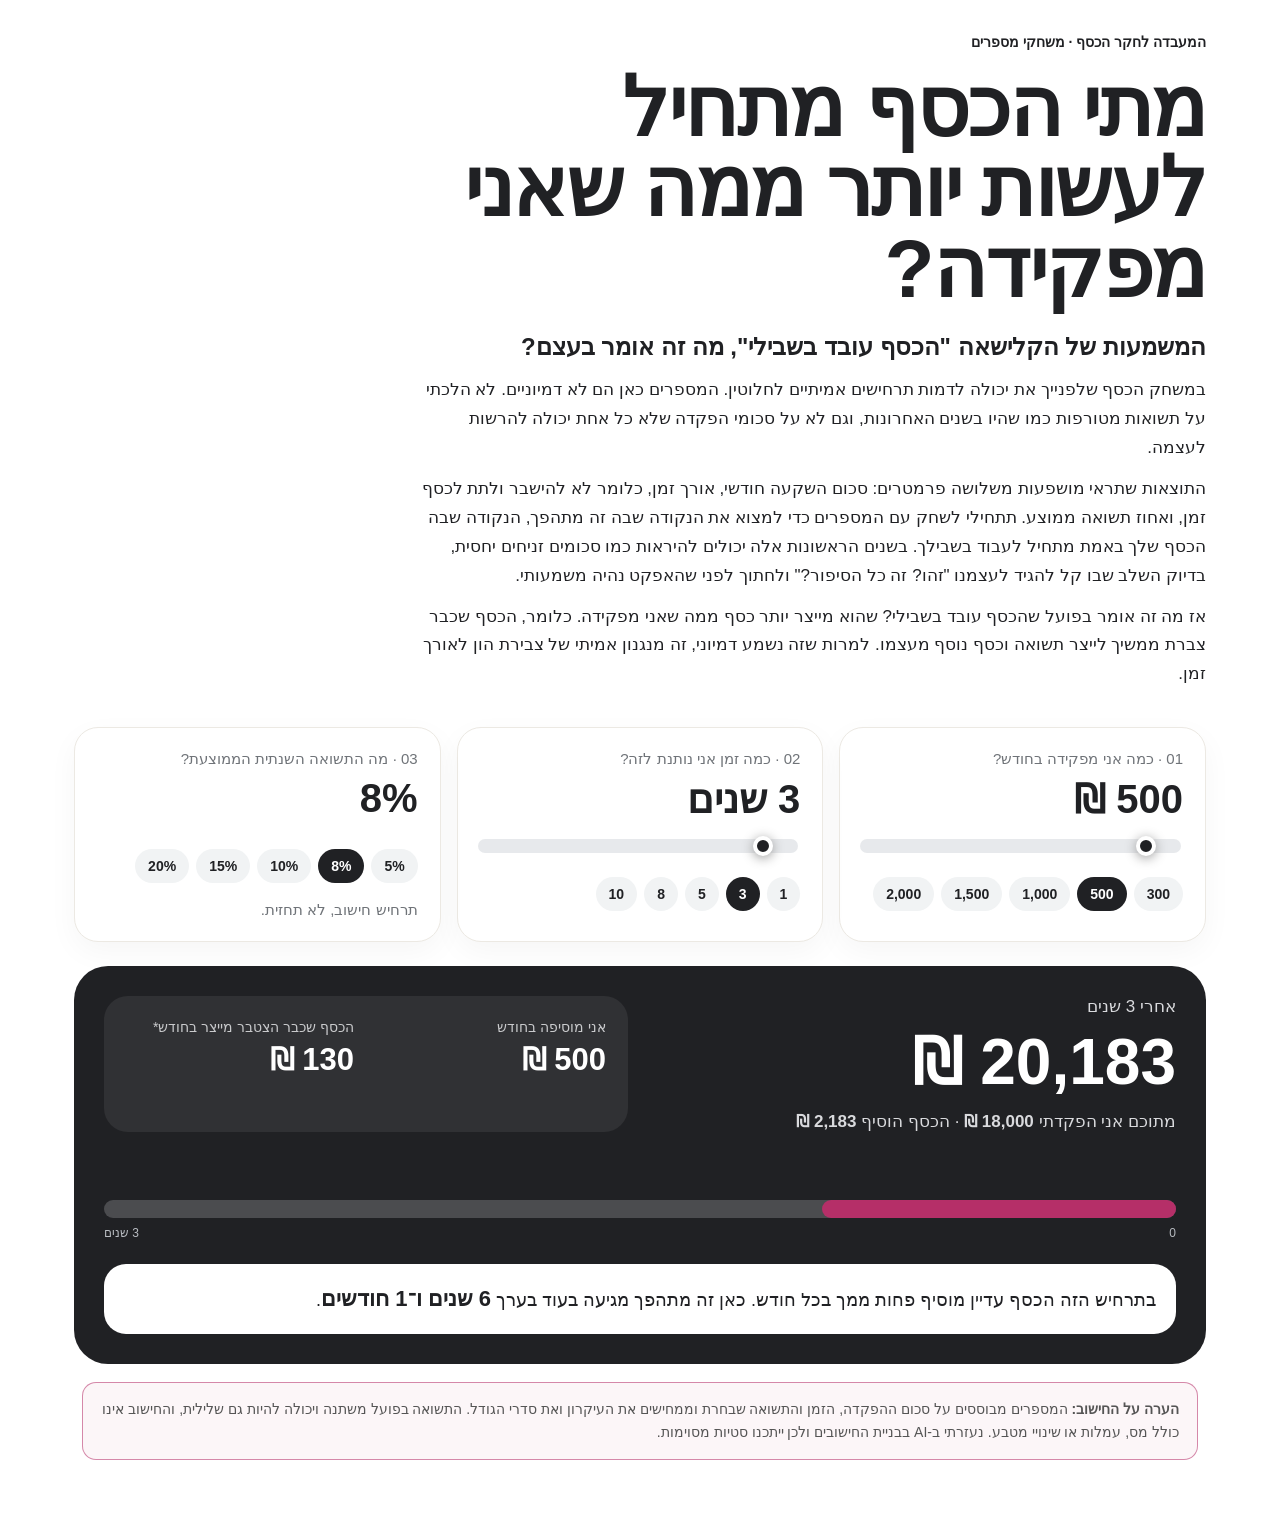
<file: week1-race-report.html>
<!doctype html>
<html lang="he" dir="rtl">
<head>
<meta charset="utf-8"><meta name="viewport" content="width=device-width,initial-scale=1">
<title>מתי הכסף מתחיל לעשות יותר ממני?</title>
<style>
:root{--ink:#202124;--muted:#6f7378;--paper:#ffffff;--card:#fff;--blue:#bcd6ec;--pink:#f2b5c7;--yellow:#f4d56d;--green:#bcdcc8;--purple:#d6c4e8;--accent:#246ca6}
*{box-sizing:border-box} body{margin:0;background:var(--paper);color:var(--ink);font-family:Aharoni,"Arial Hebrew",Arial,sans-serif}
.wrap{max-width:1180px;margin:auto;padding:34px 24px 60px}.eyebrow{font-size:14px;font-weight:700}.hero{display:block;margin-top:18px;width:100%}
h1{font-size:clamp(42px,6.8vw,82px);max-width:none;width:100%;line-height:.98;margin:0 0 18px;letter-spacing:-1.5px}.intro{font:19px/1.6 Arial,sans-serif;max-width:650px}
.demo{background:#fff;border:1px solid #ece9e3;border-radius:30px;padding:24px;box-shadow:0 18px 50px rgba(32,33,36,.07);transform:rotate(-1deg)}
.demoTitle{font-size:18px;margin-bottom:18px}.race{display:grid;grid-template-columns:1fr auto;gap:9px 12px;align-items:center;font-family:Arial,sans-serif}
.track{height:22px;background:#f1f3f4;border-radius:999px;overflow:hidden}.fill{height:100%;border-radius:999px}.you{background:var(--blue);width:68%}.money{background:var(--pink);width:70%}
.big{font:800 24px Aharoni,Arial}.flip{margin-top:20px;background:var(--yellow);border-radius:18px;padding:16px;font:700 18px/1.45 Arial,sans-serif}
.controls{display:grid;grid-template-columns:repeat(3,1fr);gap:16px;margin:38px 0 24px}.control{background:#fff;border:1px solid #ece9e3;border-radius:24px;padding:22px;min-height:180px;box-shadow:0 10px 30px rgba(32,33,36,.04)}
.num{font-size:15px;font-family:Arial,sans-serif;color:var(--muted)}.value{font-size:40px;margin:8px 0 15px;font-weight:800}
input[type=range]{width:100%;height:14px;appearance:none;background:linear-gradient(to left,#e7e9ec,#e7e9ec);border-radius:99px;outline:none}
input[type=range]::-webkit-slider-thumb{appearance:none;width:20px;height:20px;border-radius:50%;background:var(--ink);border:4px solid white;box-shadow:0 2px 12px #999;cursor:pointer}
.chips{display:flex;gap:7px;flex-wrap:wrap;margin-top:20px;}.chip{border:0;border-radius:99px;padding:9px 13px;background:#f1f3f4;font:700 14px Arial;cursor:pointer}.chip.on{background:var(--ink);color:#fff}
.result{background:var(--ink);color:#fff;border-radius:34px;padding:30px;position:relative;overflow:hidden}.result:before{display:none}
.resultTop{display:grid;grid-template-columns:1fr 1fr;gap:24px}.now{font:17px Arial,sans-serif;color:#d9dadd}.now strong{display:block;color:#fff;font:800 clamp(35px,5vw,66px) Aharoni,Arial;margin-top:8px}
.monthlyRace{background:#303134;border-radius:24px;padding:22px}.versus{display:flex;align-items:flex-end;gap:12px;direction:rtl}.person{flex:1}.person span{font:14px Arial;color:#c9cacc}.person strong{display:block;font-size:31px;margin-top:5px}.vs{font:700 15px Arial;color:#9aa0a6;padding-bottom:7px}
.meter{margin-top:26px;position:relative;padding-top:42px}
.line{height:18px;background:#4b4c4f;border-radius:99px;position:relative;direction:rtl}
.progress{display:block;height:100%;background:#b52f68;border-radius:99px;transition:width .35s ease;margin-right:0;margin-left:auto}
.marker{position:absolute;top:0;transform:translateX(50%);text-align:center;font:13px Arial;color:#fff;pointer-events:none;transition:right .35s ease;z-index:2;min-width:150px;white-space:nowrap}
.marker:after{content:"";display:block;width:20px;height:20px;border-radius:50%;background:#b52f68;border:4px solid #fff;box-sizing:border-box;margin:7px auto 0;box-shadow:0 2px 8px rgba(0,0,0,.28)}
.axisLabels{display:flex;justify-content:space-between;margin-top:8px;font:12px Arial;color:#b9bdc2}
.insight{margin-top:24px;background:#fff;color:var(--ink);border-radius:22px;padding:18px 20px;font:18px/1.55 Arial,sans-serif}.insight b{font-family:Aharoni,Arial;font-size:22px}
.foot{font:16px/1.65 Arial;color:var(--muted);max-width:1260px;margin:20px auto 0;text-align:center}
@media(max-width:780px){.wrap{padding:22px 14px 40px}.hero,.resultTop{grid-template-columns:1fr}.controls{grid-template-columns:1fr}.control{min-height:auto}h1{font-size:48px}.demo{transform:none}.result{padding:20px}.versus{gap:6px}.person strong{font-size:25px}}

.introBlock{max-width:none;width:100%;margin:22px 0 8px;font-family:Arial,sans-serif}
.introBlock h2{font:800 24px/1.3 Aharoni,"Arial Hebrew",Arial,sans-serif;margin:0 0 14px}
.introBlock p{font:17px/1.7 Arial,sans-serif;margin:0 0 12px}
.micro{font:14px/1.45 Arial,sans-serif;color:#666;margin-top:5px}
a[href^="tel"],a[x-apple-data-detectors]{color:inherit!important;text-decoration:none!important}


.bigTrack{position:relative}

@media(max-width:700px){
  input[type=range]{touch-action:pan-x;height:34px}
  input[type=range]::-webkit-slider-thumb{width:20px;height:20px}
  .introBlock h2{font-size:21px}
  .introBlock p{font-size:16px}
}

.value,.big,.amount,.years,.rate,.chip,button{color:inherit;-webkit-text-fill-color:currentColor}
input[type=range]{touch-action:pan-x}
.aiDisclaimer{font:14px/1.65 Arial,sans-serif;color:#666;margin:10px 8px 0;max-width:1100px}
.calcNote{direction:rtl;text-align:right;
  margin:18px 8px 0;
  padding:15px 18px;
  border:1px solid rgba(181,47,104,.55);
  background:rgba(181,47,104,.045);
  border-radius:14px;
  font:14px/1.65 Arial,sans-serif;
  color:#555;
}
</style></head>
<body><main class="wrap">
<div class="eyebrow">המעבדה לחקר הכסף · משחקי מספרים</div>
<section class="hero">
<div class="heroCopy"><h1>מתי הכסף מתחיל לעשות יותר ממה שאני מפקידה?</h1>
<div class="introBlock">
<h2>המשמעות של הקלישאה "הכסף עובד בשבילי", מה זה אומר בעצם?</h2>
<p>במשחק הכסף שלפנייך את יכולה לדמות תרחישים אמיתיים לחלוטין. המספרים כאן הם לא דמיוניים. לא הלכתי על תשואות מטורפות כמו שהיו בשנים האחרונות, וגם לא על סכומי הפקדה שלא כל אחת יכולה להרשות לעצמה.</p>
<p>התוצאות שתראי מושפעות משלושה פרמטרים: סכום השקעה חודשי, אורך זמן, כלומר לא להישבר ולתת לכסף זמן, ואחוז תשואה ממוצע. תתחילי לשחק עם המספרים כדי למצוא את הנקודה שבה זה מתהפך, הנקודה שבה הכסף שלך באמת מתחיל לעבוד בשבילך. בשנים הראשונות אלה יכולים להיראות כמו סכומים זניחים יחסית, בדיוק השלב שבו קל להגיד לעצמנו "זהו? זה כל הסיפור?" ולחתוך לפני שהאפקט נהיה משמעותי.</p>
<p>אז מה זה אומר בפועל שהכסף עובד בשבילי? שהוא מייצר יותר כסף ממה שאני מפקידה. כלומר, הכסף שכבר צברת ממשיך לייצר תשואה וכסף נוסף מעצמו. למרות שזה נשמע דמיוני, זה מנגנון אמיתי של צבירת הון לאורך זמן.</p>
</div></div>
</section>

<section class="controls">
<div class="control"><div class="num">01 · כמה אני מפקידה בחודש?</div><div class="value" id="amountV">500 ₪</div><input id="amount" type="range" min="100" max="5000" step="100" value="500"><div class="chips"><button class="chip" data-a="300">300</button><button class="chip on" data-a="500">500</button><button class="chip" data-a="1000">1,000</button><button class="chip" data-a="1500">1,500</button><button class="chip" data-a="2000">2,000</button></div></div>
<div class="control"><div class="num">02 · כמה זמן אני נותנת לזה?</div><div class="value" id="timeV">3 שנים</div><input id="time" type="range" min="6" max="360" step="6" value="36"><div class="chips"><button class="chip" data-m="12">1</button><button class="chip on" data-m="36">3</button><button class="chip" data-m="60">5</button><button class="chip" data-m="96">8</button><button class="chip" data-m="120">10</button></div></div>
<div class="control"><div class="num">03 · מה התשואה השנתית הממוצעת?</div><div class="value" id="rateV">8%</div><div class="chips" style="margin-top:28px"><button class="chip" data-r="5">5%</button><button class="chip on" data-r="8">8%</button><button class="chip" data-r="10">10%</button><button class="chip" data-r="15">15%</button><button class="chip" data-r="20">20%</button></div><div class="num" style="margin-top:18px">תרחיש חישוב, לא תחזית.</div></div>
</section>

<section class="result">
<div class="resultTop">
<div><div class="now">אחרי <span id="periodText">3 שנים</span><strong id="total">0 ₪</strong></div><div class="now" style="margin-top:12px">מתוכם אני הפקדתי <b id="contrib">0 ₪</b> · הכסף הוסיף <b id="gain">0 ₪</b></div></div>
<div class="monthlyRace"><div class="versus"><div class="person"><span>אני מוסיפה בחודש</span><strong id="myMonth">500 ₪</strong></div><div class="vs"></div><div class="person"><span>הכסף שכבר הצטבר מייצר בחודש*</span><strong id="moneyMonth">0 ₪</strong></div></div></div>
</div>
<div class="meter"><div class="marker" id="marker">כאן זה מתהפך<br><b id="flipWhen"></b></div><div class="line"><div class="progress" id="progress"></div></div><div class="axisLabels"><span>0</span><span id="axisEnd">3 שנים</span></div></div>
<div class="insight" id="insight"></div>
</section><div class="calcNote"><b>הערה על החישוב:</b> המספרים מבוססים על סכום ההפקדה, הזמן והתשואה שבחרת וממחישים את העיקרון ואת סדרי הגודל. התשואה בפועל משתנה ויכולה להיות גם שלילית, והחישוב אינו כולל מס, עמלות או שינויי מטבע. נעזרתי ב-AI בבניית החישובים ולכן ייתכנו סטיות מסוימות.</div>

</main>
<script>
const $=id=>document.getElementById(id), fmt=n=>Math.round(n).toLocaleString("he-IL")+" ₪";
function monthlyRate(a){return Math.pow(1+a/100,1/12)-1}
function fv(p,n,a){let r=monthlyRate(a);return p*((Math.pow(1+r,n)-1)/r)}
function flipMonth(p,a){let r=monthlyRate(a);for(let n=1;n<=1200;n++){if(fv(p,n,a)*r>=p)return n}return 1200}
function period(m){if(m<12)return m+" חודשים";if(m%12===0)return (m/12===1?"שנה":m/12+" שנים");return Math.floor(m/12)+" שנים ו־"+m%12+" חודשים"}
function draw(){
 let p=+$("amount").value,m=+$("time").value,a=+document.querySelector("[data-r].on").dataset.r;
 let total=fv(p,m,a),con=p*m,g=Math.max(0,total-con),mm=total*monthlyRate(a),fm=flipMonth(p,a);
 $("amountV").textContent=fmt(p); $("timeV").textContent=period(m); $("rateV").textContent=a+"%"; $("periodText").textContent=period(m);
 $("total").textContent=fmt(total); $("contrib").textContent=fmt(con); $("gain").textContent=fmt(g); $("myMonth").textContent=fmt(p); $("moneyMonth").textContent=fmt(mm); $("flipWhen").textContent=period(fm);
 const flipInside = fm <= m;
 const pct = flipInside ? 100 : Math.min(100,(m/fm)*100);
 $("progress").style.width=pct+"%";
 if(flipInside){
   // The timeline is RTL: 0 is on the right and the selected horizon is on the left.
   // Therefore elapsed time maps directly to CSS `right`: 0% = now, 100% = horizon.
   const markerPct=Math.min(98,Math.max(2,(fm/Math.max(1,m))*100));
   $("marker").style.display="block";
   $("marker").style.right=markerPct+"%";
 }else{
   $("marker").style.display="none";
 }
 $("axisEnd").textContent=m<12?m+" חודשים":(m%12===0?(m/12)+" שנים":Math.floor(m/12)+" שנים ו-"+(m%12)+" חודשים");
 if(m<fm){let left=fm-m;$("insight").innerHTML=`בתרחיש הזה הכסף עדיין מוסיף פחות ממך בכל חודש. כאן זה מתהפך מגיעה בעוד בערך <b>${period(left)}</b>.`;}
 else{$("insight").innerHTML=`<b>כאן זה כבר התהפך.</b> את מפקידה ${fmt(p)} בחודש, והכסף בתרחיש הזה מוסיף עכשיו בערך ${fmt(mm)} בחודש.`}
}
$("amount").oninput=draw;$("time").oninput=draw;
document.querySelectorAll("[data-a]").forEach(b=>b.onclick=()=>{document.querySelectorAll("[data-a]").forEach(x=>x.classList.remove("on"));b.classList.add("on");$("amount").value=b.dataset.a;draw()});
document.querySelectorAll("[data-m]").forEach(b=>b.onclick=()=>{document.querySelectorAll("[data-m]").forEach(x=>x.classList.remove("on"));b.classList.add("on");$("time").value=b.dataset.m;draw()});
document.querySelectorAll("[data-r]").forEach(b=>b.onclick=()=>{document.querySelectorAll("[data-r]").forEach(x=>x.classList.remove("on"));b.classList.add("on");draw()});
draw();


</script>

</body></html>
<style>h1{max-width:none!important;width:100%;}.introBlock,.intro{width:100%;}</style>

<style>
.heroCopy{width:70%;margin-right:0;margin-left:auto}
.introBlock{width:100%;max-width:none}
@media(max-width:700px){.heroCopy{width:100%}}
</style>

<style>
.heroCopy,.introBlock,.calcNote,.result .now,.result .summary{text-align:right;direction:rtl}
</style>
<style>.calcNote{direction:rtl!important;text-align:right!important}</style>
</file>
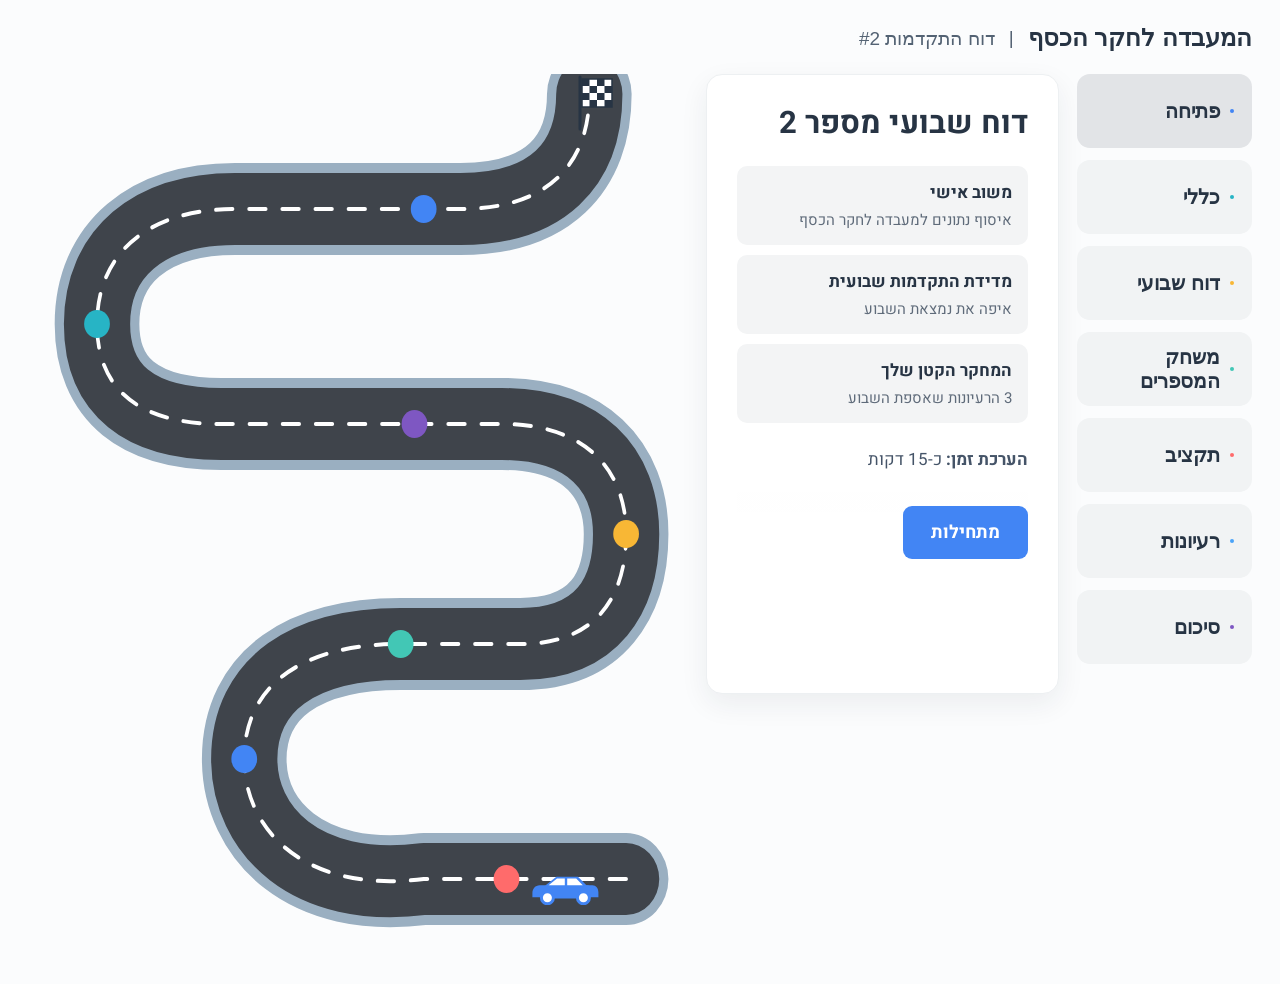
<file: week3-part-a-v20-heebo.html>
<!doctype html><html lang="he" dir="rtl"><head><meta charset="utf-8"><meta name="viewport" content="width=device-width,initial-scale=1"><title>דוח התקדמות #2 | המעבדה לחקר הכסף</title><style>
:root{--bg:#fbfcfd;--ink:#273444;--muted:#6b7280;--road:#3f444b;--road-edge:#9aafc1;--line:#fff;--panel:#fff;--tile:#f1f3f4;--active:#e2e4e7;--blue:#4285f4;--border:#e5e7eb;--shadow:0 10px 28px rgba(31,41,55,.07)}*{box-sizing:border-box}body{margin:0;font-family:Aharoni,Arial,"Noto Sans Hebrew",sans-serif;background:var(--bg);color:var(--ink)}main{max-width:1440px;margin:auto;padding:24px 28px 50px}.brand{display:flex;justify-content:flex-start;align-items:center;gap:14px;margin:0 0 22px;font-size:19px}.brand strong{font-size:24px}.brand span{color:#536273}.layout{display:grid;grid-template-columns:minmax(500px,1.18fr) minmax(520px,1fr);gap:34px;direction:ltr;align-items:start}.track-wrap{direction:rtl;position:relative;min-height:860px;overflow:hidden}.road-svg{width:100%;height:860px;display:block}.checkpoint{display:none}.checkpoint.active{transform:scale(1.18)}.cp0{left:73%;bottom:32px;background:#ff6b6b}.cp1{left:28%;bottom:150px;background:#4285f4}.cp2{left:66%;bottom:252px;background:#42c7b5}.cp3{left:82%;bottom:350px;background:#f8b735}.cp4{left:65%;bottom:447px;background:#7e57c2}.cp5{left:8%;bottom:575px;background:#27b4c5}.cp6{left:77%;top:23px;background:#4285f4}.car{position:absolute;left:78%;bottom:29px;width:72px;height:36px;z-index:5;transition:all .7s cubic-bezier(.2,.8,.2,1)}.car svg{width:100%;height:100%;display:block;transform:scaleX(-1)}.finish{position:absolute;left:84.5%;top:0;width:46px;height:58px;z-index:4}.finish svg{width:100%;height:100%;display:block}.ui{direction:ltr;display:grid;grid-template-columns:minmax(0,1fr) 175px;gap:18px}.card{direction:rtl;text-align:right;background:var(--panel);border:1px solid #edf0f2;border-radius:16px;padding:30px;box-shadow:var(--shadow);min-height:600px}.card h1{font-size:31px;margin:0 0 12px;line-height:1.2}.card p{font-family:Arial,"Noto Sans Hebrew",sans-serif;font-size:17px;line-height:1.55;margin:0 0 18px;color:#455468}.nav{direction:rtl;display:flex;flex-direction:column;gap:12px}.nav-item{min-height:74px;border-radius:13px;background:var(--tile);display:flex;align-items:center;justify-content:flex-start;gap:10px;padding:0 18px;font-size:20px;font-weight:700;cursor:pointer;text-align:right}.nav-item.active{background:var(--active)}.nav-dot{width:4px;height:4px;border-radius:50%;flex:0 0 4px}.choices{display:grid;gap:10px;margin:18px 0}.choice{border:0;background:#f3f4f5;border-radius:10px;padding:14px 16px;cursor:pointer;text-align:right;font-size:17px;color:#344154}.choice.selected{background:#e7edf8;outline:1px solid #b8cef5}.field{width:100%;border:1px solid #cbd5e1;border-radius:10px;padding:14px;font:16px Arial,"Noto Sans Hebrew",sans-serif;background:#fff}.textarea{min-height:105px;resize:vertical;margin-top:10px}.prompt{margin-top:22px;padding-top:18px;border-top:1px solid #e4e8ed}.prompt b{display:block;font-family:Arial,"Noto Sans Hebrew",sans-serif;font-size:17px;font-weight:700;line-height:1.55;margin-bottom:8px}.actions{display:flex;justify-content:space-between;gap:10px;margin-top:20px;direction:rtl;align-items:center}.actions .btn{direction:rtl}.actions .btn:only-child{margin-left:auto}.btn{border:0;border-radius:9px;background:var(--blue);color:#fff;padding:13px 28px;font-weight:700;font-size:18px;cursor:pointer;min-width:120px}.btn.secondary{background:transparent;color:#4b5563;padding:13px 0;min-width:auto;font-weight:700}.summary-block{margin-top:24px;padding-top:20px;border-top:1px solid #e4e8ed}
.summary-title{display:flex;align-items:center;gap:9px;margin:0 0 13px;font:21px Arial,"Noto Sans Hebrew",sans-serif;font-weight:400;color:#273444}
.summary-title .celebrate{font-size:24px;line-height:1}
.summary{display:grid;gap:10px}
.summary div{border-radius:10px;padding:14px 16px;display:grid;grid-template-columns:82px 1fr;align-items:center;gap:10px;font-family:Arial,"Noto Sans Hebrew",sans-serif}.summary div:nth-child(1){background:#edf4ff}.summary div:nth-child(2){background:#edf9f6}.summary div:nth-child(3){background:#fff5e5}.summary div:nth-child(4){background:#f3effb}
.summary-label{font-size:14px;font-weight:400;color:#64748b}
.summary-value{font-size:17px;font-weight:400;color:#273444}.required-note{min-height:20px;margin-top:7px;font:14px Arial,"Noto Sans Hebrew",sans-serif;color:#b42318}.success{text-align:center;padding:50px 15px}.tiny{font:14px Arial,sans-serif;color:#6b7280;margin-top:18px!important}@media(max-width:980px){main{padding:18px 14px}.brand{justify-content:center}.layout{grid-template-columns:1fr;direction:rtl}.track-wrap{min-height:410px}.road-svg{height:410px}.ui{grid-template-columns:1fr}.nav{order:-1;display:grid;grid-template-columns:repeat(4,1fr);gap:7px}.nav-item{min-height:46px;padding:0 9px;font-size:14px}.checkpoint{transform:scale(.9)}.cp0{left:82.9%;bottom:21px}.cp1{left:33.6%;bottom:83px}.cp2{left:75.7%;bottom:138px}.cp3{left:92.9%;bottom:191px}.cp4{left:73.6%;bottom:239px}.cp5{left:10.7%;bottom:291px}.cp6{left:87.1%;top:5px}.car{width:48px;height:26px;left:78%;bottom:12px}.finish{left:84.5%;top:-1px;width:32px;height:40px}.card{min-height:auto;padding:22px}.card h1{font-size:26px}}

<style>
.track-stop{stroke:#fff;stroke-width:5}
</style>
<style>
.multi-helper{
  font-size:13px;
  color:#6f7884;
  margin:4px 0 10px;
  font-weight:600;
}
.actions{
  position:sticky;
  bottom:0;
  z-index:20;
  background:linear-gradient(to top,#fff 72%,rgba(255,255,255,.92));
  padding:14px 0 4px;
  margin-top:14px;
}
.required-note{
  min-height:18px;
  margin-top:6px;
  font-size:13px;
  color:#b42318;
}
</style>

</style>
<style>
.scale-wrap{margin:18px 0 6px}.scale-labels{display:flex;justify-content:space-between;gap:14px;direction:ltr;font:13px Arial,"Noto Sans Hebrew",sans-serif;color:#6b7280;margin-bottom:12px}.scale-row{display:grid;grid-template-columns:repeat(5,1fr);gap:8px;direction:ltr}.scale-btn{min-height:46px;border:0;border-radius:10px;background:#f3f4f5;color:#344154;font-size:17px;cursor:pointer}.scale-btn.selected{background:#e7edf8;outline:1px solid #b8cef5}.intro-list{display:grid;gap:10px;margin:24px 0}.intro-list div{background:#f3f4f5;border-radius:10px;padding:14px 16px;display:grid;gap:4px}.intro-list b{font-size:17px}.intro-list span,.estimate{font:15px Arial,"Noto Sans Hebrew",sans-serif;color:#5f6b7a}.prompt.first{border-top:0;padding-top:0}.idea-block{margin-top:22px;padding-top:20px;border-top:1px solid #e4e8ed}.idea-block h2{margin:0 0 16px;font-size:21px}.idea-block label{display:block;margin:14px 0 7px;font:700 16px Arial,"Noto Sans Hebrew",sans-serif}.textarea.small{min-height:76px}.card{min-height:620px}@media(max-width:980px){.scale-labels{font-size:12px}.idea-block{margin-top:18px}.card{padding:20px 18px}.choices{gap:8px}.choice{font-size:16px;padding:12px 13px}.actions{padding-top:12px}.btn{min-width:105px;padding:12px 20px}.intro-list{margin:18px 0}.track-wrap{min-height:300px}.road-svg{height:300px}}
.page-count{display:none}.open-note{font:14px Arial,"Noto Sans Hebrew",sans-serif;color:#667085;margin-top:7px}.compact-field{min-height:78px}.section-kicker{font:700 14px Arial,"Noto Sans Hebrew",sans-serif;color:#667085;margin-bottom:8px}.qline{display:flex;align-items:flex-start;gap:8px;margin:0 0 16px;font-family:Arial,"Noto Sans Hebrew",sans-serif;font-size:17px;line-height:1.55;color:#344154}.qline b{font-family:Arial,"Noto Sans Hebrew",sans-serif;font-size:17px;font-weight:700;line-height:1.55}.qnum{font:13px Arial,"Noto Sans Hebrew",sans-serif;color:#7b8490;white-space:nowrap;padding-top:3px}.context{font:16px Arial,"Noto Sans Hebrew",sans-serif;line-height:1.55;color:#455468;margin:0 0 18px}
</style>


<link href="https://fonts.googleapis.com/css2?family=Heebo:wght@400;500;600;700&display=swap" rel="stylesheet">
</head><body><main><div class="brand"><strong>המעבדה לחקר הכסף</strong><span>|</span><span>דוח התקדמות #2</span></div><div class="layout"><section class="track-wrap"><svg class="road-svg" viewBox="0 0 700 860" preserveAspectRatio="none"><path d="M650 805 L430 805 C300 820 235 755 235 685 C235 610 300 570 405 570 L535 570 C620 570 650 520 650 460 C650 395 605 350 515 350 L210 350 C120 350 75 315 75 250 C75 180 130 135 225 135 L470 135 C565 135 610 90 610 20" fill="none" stroke="var(--road-edge)" stroke-width="92" stroke-linecap="round" stroke-linejoin="round"/><path d="M650 805 L430 805 C300 820 235 755 235 685 C235 610 300 570 405 570 L535 570 C620 570 650 520 650 460 C650 395 605 350 515 350 L210 350 C120 350 75 315 75 250 C75 180 130 135 225 135 L470 135 C565 135 610 90 610 20" fill="none" stroke="var(--road)" stroke-width="72" stroke-linecap="round" stroke-linejoin="round"/><path d="M650 805 L430 805 C300 820 235 755 235 685 C235 610 300 570 405 570 L535 570 C620 570 650 520 650 460 C650 395 605 350 515 350 L210 350 C120 350 75 315 75 250 C75 180 130 135 225 135 L470 135 C565 135 610 90 610 20" fill="none" stroke="white" stroke-width="4" stroke-dasharray="18 18" stroke-linecap="round"/>
<g aria-hidden="true">
  <circle class="track-stop" cx="520" cy="805" r="14" fill="#ff6b6b"/>
  <circle class="track-stop" cx="235" cy="685" r="14" fill="#4285f4"/>
  <circle class="track-stop" cx="405" cy="570" r="14" fill="#42c7b5"/>
  <circle class="track-stop" cx="650" cy="460" r="14" fill="#f8b735"/>
  <circle class="track-stop" cx="420" cy="350" r="14" fill="#7e57c2"/>
  <circle class="track-stop" cx="75" cy="250" r="14" fill="#27b4c5"/>
  <circle class="track-stop" cx="430" cy="135" r="14" fill="#4285f4"/>
</g>
</svg><div class="checkpoint cp0 active"></div><div class="checkpoint cp1"></div><div class="checkpoint cp2"></div><div class="checkpoint cp3"></div><div class="checkpoint cp4"></div><div class="checkpoint cp5"></div><div class="checkpoint cp6"></div><div class="finish" aria-label="קו הסיום"><svg viewBox="0 0 46 58" xmlns="http://www.w3.org/2000/svg">
<path d="M8 3v52" stroke="#273444" stroke-width="3" stroke-linecap="round"/>
<path d="M10 5h30v28H10z" fill="#fff" stroke="#273444" stroke-width="1.5"/>
<path d="M10 5h7.5v7H10zm15 0h7.5v7H25zm7.5 7H40v7h-7.5zM17.5 12H25v7h-7.5zM10 19h7.5v7H10zm15 0h7.5v7H25zm7.5 7H40v7h-7.5zM17.5 26H25v7h-7.5z" fill="#273444"/>
</svg></div><div class="car" id="car"><svg viewBox="0 0 120 60" aria-label="מכונית"><g fill="#4285f4"><path d="M16 27h10l14-14h36l18 14h10c7 0 12 6 12 13v7H6v-8c0-7 4-12 10-12z"/><rect x="18" y="27" width="80" height="22" rx="7"/></g><path d="M43 16h15v11H32zM62 16h13l14 11H62z" fill="#fff"/><circle cx="31" cy="48" r="10" fill="#fff" stroke="#4285f4" stroke-width="5"/><circle cx="91" cy="48" r="10" fill="#fff" stroke="#4285f4" stroke-width="5"/></svg></div></section><section class="ui"><div class="card" id="card"></div><nav class="nav" id="nav"></nav></section></div></main><script>
const ENDPOINT='https://script.google.com/macros/s/AKfycbyaLP4xQcHaFz5dwqvCNSjavvZp2BMoq5-_De2SltP5akYsQ6DOqyycxD0ceYdbd2RqLQ/exec';
const labels=['פתיחה','כללי','דוח שבועי','משחק המספרים','תקציב','רעיונות','סיכום'];
const colors=['#4285f4','#27b4c5','#f8b735','#42c7b5','#ff6b6b','#4aa3f8','#7e57c2'];
const data={
 report_overall:'',display_feel:'',report_time:'',report_length:'',
 pace:'',email_format:'',between_tasks:'',materials_read:'',materials_value:[],extra_guidance:'',general_feedback:'',
 track_effect:'',progress_preference:'',
 numbers_used:'',numbers_played:[],numbers_main:'',g_point_feedback:'',target_tried:'',interactive_value:'',numbers_feedback:'',
 budget:'',budget_reason:'',budget_other:'',
 idea1:'',idea1_source:'',idea1_why:'',idea2:'',idea2_source:'',idea2_why:'',idea3:'',idea3_source:'',idea3_why:''
};
const carPos=[['78%','29px'],['28%','150px'],['66%','252px'],['82%','350px'],['65%','447px'],['8%','575px'],['77%','790px']];
const pageCounts={1:7,2:6,3:7,4:1,5:3};
let step=0,sub=0,submitted=false;
function nav(){document.getElementById('nav').innerHTML=labels.map((x,i)=>`<div class="nav-item ${i===step?'active':''}" ${submitted?'':`onclick="${i<=step?'move('+i+')':''}"`} style="${submitted?'cursor:default;pointer-events:none;':''}"><span class="nav-dot" style="background:${colors[i]}"></span>${x}</div>`).join('')}
function move(n,s=0){step=n;sub=s;nav();document.querySelectorAll('.checkpoint').forEach((x,i)=>x.classList.toggle('active',i===n));const c=document.getElementById('car');c.style.left=carPos[n][0];c.style.bottom=carPos[n][1];render();window.scrollTo({top:0,behavior:'smooth'})}
function next(){const max=pageCounts[step]||1;if(sub<max-1){sub++;render();window.scrollTo({top:0,behavior:'smooth'})}else move(step+1)}
function back(){if(sub>0){sub--;render();window.scrollTo({top:0,behavior:'smooth'})}else if(step>0)move(step-1,Math.max(0,(pageCounts[step-1]||1)-1))}
function choices(name,arr,multi=false){return `<div class="choices">${arr.map(x=>`<button type="button" class="choice" data-name="${name}" data-val="${x}" data-multi="${multi}">${x}</button>`).join('')}</div>`}
function scale(name,left,right){return `<div class="scale-wrap">${left||right?`<div class="scale-labels"><span>${left||''}</span><span>${right||''}</span></div>`:''}<div class="scale-row">${[1,2,3,4,5].map(n=>`<button type="button" class="scale-btn" data-name="${name}" data-val="${n}">${n}</button>`).join('')}</div></div>`}
function field(id,ph,value='',cls=''){return `<textarea id="${id}" class="field textarea ${cls}" placeholder="${ph}">${value||''}</textarea>`}
function required(id){return `<div id="${id}" class="required-note"></div>`}
function count(){return ''}
function actions(nextFn='next()'){return `<div class="actions"><button class="btn secondary" type="button" onclick="back()">→ הקודם</button><button class="btn" type="button" onclick="${nextFn}">הבא</button></div>`}
function render(){const c=document.getElementById('card');
 if(step===0)c.innerHTML=`<h1>דוח שבועי מספר 2</h1><div class="intro-list"><div><b>משוב אישי</b><span>איסוף נתונים למעבדה לחקר הכסף</span></div><div><b>מדידת התקדמות שבועית</b><span>איפה את נמצאת השבוע</span></div><div><b>המחקר הקטן שלך</b><span>3 הרעיונות שאספת השבוע</span></div></div><p class="estimate"><b>הערכת זמן:</b> כ-15 דקות</p><div class="actions"><button class="btn" onclick="move(1)">מתחילות</button></div>`;
 if(step===1)renderGeneral(c);
 if(step===2)renderUX(c);
 if(step===3)renderNumbers(c);
 if(step===4)renderBudget(c);
 if(step===5)renderIdeas(c);
 if(step===6)c.innerHTML=`<h1>סיכום</h1><p>זה מה שנאסף בדוח הזה. בשלב הבא נשתמש ברעיונות ובתקציב שהגדרת כדי להתחיל לצמצם אפשרויות.</p><div class="summary-block"><div class="summary-title"><span>הדוח שלי השבוע</span></div><div class="summary"><div><span class="summary-label">תקציב</span><span class="summary-value">${data.budget||'לא צוין'}</span></div><div><span class="summary-label">רעיון 1</span><span class="summary-value">${data.idea1||'לא צוין'}</span></div><div><span class="summary-label">רעיון 2</span><span class="summary-value">${data.idea2||'לא צוין'}</span></div><div><span class="summary-label">רעיון 3</span><span class="summary-value">${data.idea3||'לא צוין'}</span></div></div></div><div class="actions"><button class="btn secondary" type="button" onclick="back()">→ הקודם</button><button class="btn" type="button" onclick="submitReport()">שליחה</button></div><div id="submiterr" class="required-note"></div>`;
 bind();restoreSelections();
}
function qtitle(text,n,total,param=''){return `${param?`<div class="section-kicker">${n}/${total} ${param}</div>`:''}<div class="qline">${param?'':`<span class="qnum">${n}/${total}</span>`}<b>${text}</b></div>`}
function renderGeneral(c){
 const total=7;
 if(sub===0)c.innerHTML=`<p class="context">שמתי לב שלא מעט פתחו חשבון מהר יותר משציפיתי למרות העומס הרגיל ולמרות החגים ולכן אני תוהה:</p>${qtitle('איך מרגיש לך קצב ההתקדמות והפריסה של התוכנית?',1,total,'קצב ופריסה')}${choices('pace',['הייתי שמחה להתקדם מהר יותר','הקצב הנוכחי מתאים לי','הייתי מעדיפה קצת יותר זמן בין שלב לשלב'])}${required('g0err')}${actions("if(requireFields(['pace'],'g0err')) next()")}`;
 if(sub===1)c.innerHTML=`${qtitle('איך עובד לך הפורמט שבו בכל פעם נשלחת משימה במייל ואת מבצעת אותה בזמן שנוח לך?',2,total,'פורמט')}${choices('email_format',['מאוד נוח לי, אני מעדיפה להתקדם עצמאית בזמן שלי','נוח לי, אבל לפעמים הייתי רוצה יותר הכוונה או ליווי','הייתי מעדיפה מסגרת קצת יותר מובנית','הפורמט הזה פחות מתאים לי'])}${required('g1err')}${actions("if(requireFields(['email_format'],'g1err')) next()")}`;
 if(sub===2)c.innerHTML=`${qtitle('בין משימה למשימה, מה הכי תיאר אותך?',3,total,'בין המשימות')}${choices('between_tasks',['חיכיתי למייל הבא ורציתי כבר להתקדם','הקצב הרגיש לי נכון','לפעמים הייתי צריכה עוד הכוונה','לא ממש חשבתי על המשימה עד שהגיע המייל הבא'])}${required('g2err')}${actions("if(requireFields(['between_tasks'],'g2err')) next()")}`;
 if(sub===3)c.innerHTML=`${qtitle('האם קראת את חומרי ההעשרה ששלחתי לאורך הדרך?',4,total,'חומרי העשרה')}${choices('materials_read',['כן, קראתי את רובם או את כולם','קראתי חלק','כמעט שלא קראתי','לא קראתי'])}${required('g3err')}${actions("if(requireFields(['materials_read'],'g3err')) next()")}`;
 if(sub===4)c.innerHTML=`${qtitle('אם קראת, מה חומרי ההעשרה נתנו לך?',5,total,'ערך מהתוכן')}${choices('materials_value',['עניינו אותי','עזרו לי להבין דברים בהקשר רחב יותר','נתנו לי השראה או רעיונות','גרמו לי לרצות לבדוק דברים בעצמי','היו נחמדים, אבל לא ממש השפיעו עליי','לא רלוונטי, לא קראתי'],true)}${required('g4err')}${actions("if(requireFields(['materials_value'],'g4err')) next()")}`;
 if(sub===5)c.innerHTML=`${qtitle('האם הרגשת בשלב כלשהו שאת זקוקה לעזרה או להכוונה נוספת?',6,total,'הכוונה')}${choices('extra_guidance',['לא, היה לי מספיק כדי להתקדם','לפעמים, אבל הסתדרתי','כן, הייתי רוצה יותר הכוונה'])}${required('g5err')}${actions("if(requireFields(['extra_guidance'],'g5err')) next()")}`;
 if(sub===6)c.innerHTML=`${qtitle('אם יש משהו שהיית משנה בקצב, בפורמט או ברמת ההכוונה או כל פידבק כללי, אשמח שתכתבי לי כאן.',7,total,'פידבק כללי')}${field('general_feedback','אפשר לכתוב גם: לא הייתי משנה',data.general_feedback,'compact-field')}${required('g6err')}${actions("saveText('general_feedback'); if(requireText('general_feedback','g6err')) next()")}`;
}
function renderUX(c){
 const total=6;
 const refresh=`<p class="open-note"><a href="https://missmoranmoneylab.github.io/Knowledge-Base/money-game-final-v5-marker-fixed.html" target="_blank" rel="noopener">לריענון הזיכרון: אפשר לפתוח כאן את הדוח הקודם</a></p>`;
 if(sub===0)c.innerHTML=`<p class="context">רובנו שונאות למלא טפסים, אבל כרגע זו הדרך היחידה שיש לי למדוד את ההתקדמות והעבודה שלכן ולכן חשוב לי להבין מהי הדרך הטובה והנעימה ביותר לעשות משימה מעצבנת שכזו.</p>${refresh}${qtitle('איך היית מדרגת את צורת ההגשה למילוי הדוח השבועי? מבחינת פורמט, נוחות שימוש, אורך ובכלל...',1,total,'חוויה כללית')}${scale('report_overall','מעיקה ומייגעת','קלילה ונעימה')}${required('u0err')}${actions("if(requireFields(['report_overall'],'u0err')) next()")}`;
 if(sub===1)c.innerHTML=`${qtitle('כמה זמן להערכתך לקח לך למלא את הדוח?',2,total,'זמן')}${choices('report_time',['3-5 דקות','5-10 דקות','10-15 דקות','יותר מ-15 דקות'])}${required('u1err')}${actions("if(requireFields(['report_time'],'u1err')) next()")}`;
 if(sub===2)c.innerHTML=`${qtitle('בדוח הופיע מסלול התקדמות גדול לצד השאלות. מה דעתך עליו?',3,total,'מסלול ההתקדמות')}${choices('track_effect',['עזר לי להבין איפה אני נמצאת וכמה נשאר','הפך את מילוי הדוח לקצת יותר נעים','אהבתי אותו ויזואלית, אבל הוא לא ממש השפיע על המילוי','כמעט לא שמתי לב אליו','הוא תפס מקום והייתי מעדיפה ממשק פשוט יותר'])}${required('u2err')}${actions("if(requireFields(['track_effect'],'u2err')) next()")}`;
 if(sub===3)c.innerHTML=`${qtitle('אם היית צריכה לבחור, איך היית מעדיפה לראות את ההתקדמות שלך?',4,total,'המחשת התקדמות')}${choices('progress_preference',['כמו עכשיו, מסלול / המחשה ויזואלית גדולה שמתקדמת איתי','פס התקדמות קטן ופשוט','מספר שאלה מתוך סך השאלות, למשל 4 מתוך 10','לא צריכה בכלל לראות התקדמות'])}${required('u3err')}${actions("if(requireFields(['progress_preference'],'u3err')) next()")}`;
 if(sub===4)c.innerHTML=`${qtitle('איך הרגיש לך האורך?',5,total,'אורך')}${choices('report_length',['קצר יותר ממה שציפיתי','בדיוק באורך הנכון','קצת ארוך','ארוך מדי'])}${required('u4err')}${actions("if(requireFields(['report_length'],'u4err')) next()")}`;
 if(sub===5)c.innerHTML=`${qtitle('איך הרגישה לך התצוגה?',6,total,'תצוגה')}${scale('display_feel','עמוסה ומבלבלת','נקייה, ברורה ונעימה')}${required('u5err')}${actions("if(requireFields(['display_feel'],'u5err')) next()")}`;
}
function renderNumbers(c){
 const total=7;
 const refresh=`<p class="open-note"><a href="https://missmoranmoneylab.github.io/Knowledge-Base/week1-race-report.html" target="_blank" rel="noopener">לריענון הזיכרון: אפשר לפתוח כאן את משחק המספרים</a></p>`;
 if(sub===0)c.innerHTML=`<p class="context"><b>מטרת הכלי</b> היתה להוציא את המשפט "הכסף עובד בשבילי" מהמקום הקלישאתי, להוריד אותו לקרקע ולעשות לו ויזואליזציה של ממש כדי להבין אותו כמו שצריך.</p>${refresh}${qtitle('האם התנסית בכלי?',1,total,'התנסות')}${choices('numbers_used',['כן','לא'])}${required('n0err')}${actions("if(requireFields(['numbers_used'],'n0err')) { if(data.numbers_used==='לא') move(4); else next(); }")}`;
 if(sub===1)c.innerHTML=`${qtitle('עם מה מצאת את עצמך משחקת?',2,total,'שימוש')}${choices('numbers_played',['הסכום החודשי','מספר השנים','אחוז התשואה','ניסיתי כל מיני שילובים','בעיקר הסתכלתי ולא ממש שיניתי'],true)}${required('n1err')}${actions("if(requireFields(['numbers_played'],'n1err')) next()")}`;
 if(sub===2)c.innerHTML=`${qtitle('עם איזה מספר מצאת את עצמך משחקת הכי הרבה?',3,total,'מוקד')}${choices('numbers_main',['הסכום החודשי','מספר השנים','אחוז התשואה','לא היה אחד במיוחד'])}${required('n2err')}${actions("if(requireFields(['numbers_main'],'n2err')) next()")}`;
 if(sub===3)c.innerHTML=`${qtitle('האם מצאת את עצמך משנה את המספרים כדי להגיע לתוצאה מסוימת?',4,total,'התנסות')}${choices('target_tried',['כן','לא'])}${required('n3err')}${actions("if(requireFields(['target_tried'],'n3err')) next()")}`;
 if(sub===4)c.innerHTML=`${qtitle('עד כמה האפשרות לשנות את המספרים בעצמך ולראות מיד את התוצאה עזרה לך לעומת ממשק סטטי שרק מציג את המידע?',5,total,'אינטראקטיביות')}${scale('interactive_value','לא היה משנה לי','האינטראקטיביות עשתה את ההבדל')}${required('n4err')}${actions("if(requireFields(['interactive_value'],'n4err')) next()")}`;
 if(sub===5)c.innerHTML=`${qtitle('כשהבנת שהנקודה שבה הכסף מתחיל לעבוד בשבילך יכולה להגיע רק אחרי הרבה זמן, איך זה הרגיש?',6,total,'זמן')}${choices('g_time_feeling',['זה דווקא חידד לי למה הזמן חשוב','זה הפתיע אותי, אבל לא ייאש אותי','זה קצת ייאש אותי','זה מאוד ייאש אותי','לא הרגשתי משהו מיוחד'])}${required('n5err')}${actions("if(requireFields(['g_time_feeling'],'n5err')) next()")}`;
 if(sub===6)c.innerHTML=`<p class="context"><b>נקודת ה-G</b> היא הסוויט ספוט שבה הרווחים שנצברו מתחילים להיות גדולים יותר מהכסף שהפקדת, כלומר נקודת ההיפוך שבה הכסף שלך מתחיל באמת לעבוד בשבילך.</p>${qtitle('האם הכלי הצליח להמחיש את זה? איך לדעתך ניתן להמחיש את זה טוב יותר?',7,total,'נקודת ה-G')}${field('g_point_feedback','אשמח לכל פידבק, הצעה לייעול או שיפור',data.g_point_feedback,'compact-field')}${required('n6err')}${actions("saveText('g_point_feedback'); if(requireText('g_point_feedback','n6err')) next()")}`;
}
function renderBudget(c){
 c.innerHTML=`<h1>תקציב להשקעה ראשונה</h1><div class="prompt first"><b>מה התקציב שהגדרת לעצמך?</b><input id="budget" class="field" placeholder="למשל 1,000 ₪" value="${data.budget||''}"></div><div class="prompt"><b>איך הגעת לסכום הזה?</b>${choices('budget_reason',['זה סכום שאני מרגישה בנוח להתחיל איתו','זה כסף שכבר היה לי פנוי','בחרתי סכום קטן כדי פשוט להתחיל','חישבתי כמה אני יכולה להרשות לעצמי להשקיע','התייעצתי עם מישהו'])}${field('budget_other','אחר',data.budget_other,'compact-field')}</div>${required('berr')}${actions("data.budget=q('#budget').value.trim(); saveText('budget_other'); if(data.budget && (data.budget_reason || data.budget_other)){q('#berr').textContent='';next()}else q('#berr').textContent='כדי להמשיך, מלאי את התקציב ובחרי תשובה או כתבי אחר.'")}`;
}
function renderIdeas(c){
 const n=sub+1;
 c.innerHTML=`${count()}<h1>רעיון ${n}</h1><div class="idea-block"><h2>רעיון ${n}</h2><label>רעיון להשקעה</label><input id="idea${n}" class="field" placeholder="כתבי את השם או הרעיון במילים שלך" value="${data['idea'+n]||''}"><label>איך קיבלת את הרעיון?</label><textarea id="idea${n}_source" class="field textarea small" placeholder="כתבי במילים שלך">${data['idea'+n+'_source']||''}</textarea><label>למה בחרת דווקא בזה? מה גרם לך לחשוב שהוא יכול להיות רעיון טוב להשקעה?</label><textarea id="idea${n}_why" class="field textarea" placeholder="ככל שתפרטי יותר זה יעזור לנו בשלב הבא">${data['idea'+n+'_why']||''}</textarea></div>${required('ierr')}${actions(`saveIdea(${n}); if(validateIdea(${n})) next()`)}`;
}
function q(s){return document.querySelector(s)}
function saveText(k){const e=q('#'+k);if(e)data[k]=e.value.trim()}
function saveMany(keys){keys.forEach(saveText)}
function saveIdea(n){['','_source','_why'].forEach(s=>{const k='idea'+n+s,e=q('#'+k);if(e)data[k]=e.value.trim()})}
function requireFields(keys,errId){const missing=keys.some(k=>!data[k] || (Array.isArray(data[k])&&!data[k].length));q('#'+errId).textContent=missing?'כדי להמשיך, עני על כל השאלות בעמוד.':'';return !missing}
function requireText(id,errId){const e=q('#'+id);if(e)data[id]=e.value.trim();if(!data[id]){q('#'+errId).textContent='כדי להמשיך, עני על כל השאלות בעמוד.';return false}return true}
function validateIdea(n){const ok=data['idea'+n]&&data['idea'+n+'_source']&&data['idea'+n+'_why'];q('#ierr').textContent=ok?'':'כדי להמשיך, מלאי את הרעיון, איך קיבלת אותו ולמה בחרת בו.';return ok}
function bind(){document.querySelectorAll('.choice,.scale-btn').forEach(b=>b.onclick=()=>{const k=b.dataset.name,v=b.dataset.val,m=b.dataset.multi==='true';if(m){data[k]=data[k]||[];const i=data[k].indexOf(v);i>=0?data[k].splice(i,1):data[k].push(v);b.classList.toggle('selected')}else{data[k]=v;document.querySelectorAll(`[data-name="${k}"]`).forEach(x=>x.classList.remove('selected'));b.classList.add('selected')}})}
function restoreSelections(){document.querySelectorAll('.choice,.scale-btn').forEach(b=>{const v=data[b.dataset.name];if(Array.isArray(v)?v.includes(b.dataset.val):String(v)===b.dataset.val)b.classList.add('selected')})}
async function submitReport(){
 const err=q('#submiterr');
 err.textContent='';
 const submissionId='R2-'+Date.now()+'-'+Math.random().toString(36).slice(2,8);
 const compactIdeas=[1,2,3].map(n=>`${n}. ${data['idea'+n]} | מקור: ${data['idea'+n+'_source']} | למה: ${data['idea'+n+'_why']}`).join('\n');
 const payload={
   report_type:'week3_part_a',
   ...data,
   name:'דוח שבועי #2',
   status:`קצב: ${data.pace} | פורמט: ${data.email_format} | בין משימות: ${data.between_tasks}`,
   platform:data.budget,
   considerations:[`חומרים: ${data.materials_read}`, ...(data.materials_value||[])],
   main_consideration:`פורמט הדוח: ${data.report_overall}/5 | תצוגה: ${data.display_feel}/5 | זמן: ${data.report_time} | אורך: ${data.report_length}`,
   blockers:[`מסלול: ${data.track_effect}`,`התקדמות: ${data.progress_preference}`],
   actual_time:data.report_time,
   almost_postponed:data.numbers_used,
   almost_why:`משחק: ${(data.numbers_played||[]).join(', ')} | עיקרי: ${data.numbers_main} | יעד: ${data.target_tried} | זמן ונקודת G: ${data.g_time_feeling||''}`,
   what_helped_continue:`אינטראקטיביות: ${data.interactive_value}/5 | נקודת G: ${data.g_point_feedback||''}`,
   unclear:`הכוונה נוספת: ${data.extra_guidance||''}`,
   guide_effect:data.general_feedback,
   feeling:compactIdeas,
   change_next:`תקציב: ${data.budget} | סיבה: ${data.budget_reason||data.budget_other}`,
   submission_id:submissionId
 };
 try{
   const body=new URLSearchParams({payload:JSON.stringify(payload)});
   await fetch(ENDPOINT,{method:'POST',mode:'no-cors',headers:{'Content-Type':'application/x-www-form-urlencoded;charset=UTF-8'},body});
   submitted=true;nav();
   q('#card').innerHTML=`<div class="success"><h1>הדוח נשלח ✓</h1><p>תודה. הדוח שלך נשלח למעבדה.</p><p class="tiny">מזהה שליחה: ${submissionId}</p></div>`;
 }catch(e){
   err.textContent='השליחה לא הצליחה. נסי שוב.';
 }
}

move(0);

</script>




<style id="heebo-font-lock">
.card, .card *, .card *::before, .card *::after {
  font-family: "Heebo", sans-serif !important;
}
.qline b, .prompt > b, .idea-block h2, .idea-block label,
.intro-list b, h1, h2, h3 {
  font-weight: 700 !important;
}
.choice, .choice label, .choice span, .field, textarea, input, select,
.context, .open-note, .intro-list span {
  font-weight: 400 !important;
}
</style>

</body></html>
</file>
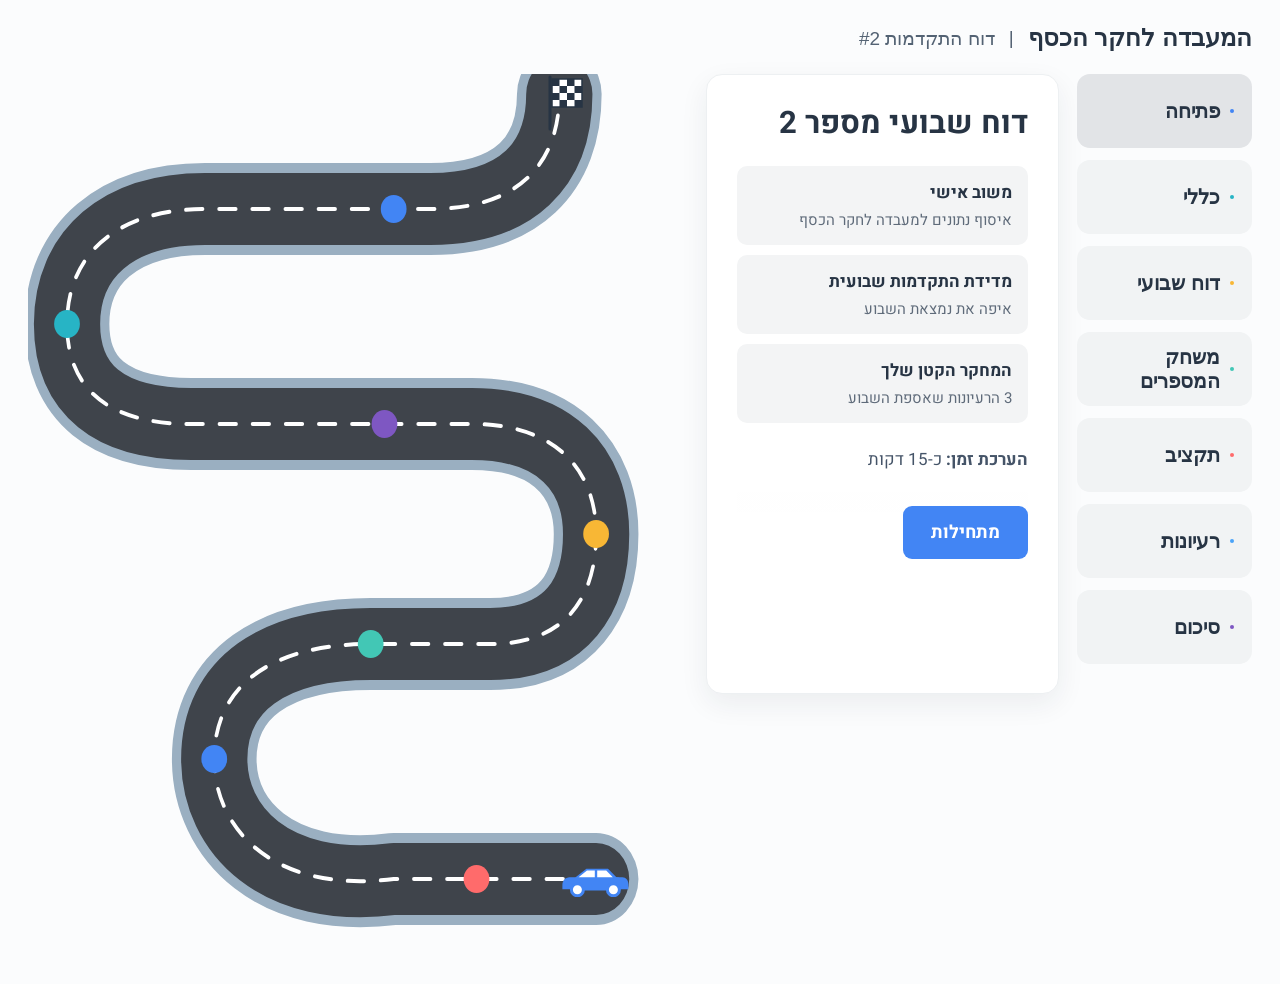
<file: week3-report.html>
<!doctype html><html lang="he" dir="rtl"><head><meta charset="utf-8"><meta name="viewport" content="width=device-width,initial-scale=1"><title>דוח התקדמות #2 | המעבדה לחקר הכסף</title><style>
:root{--bg:#fbfcfd;--ink:#273444;--muted:#6b7280;--road:#3f444b;--road-edge:#9aafc1;--line:#fff;--panel:#fff;--tile:#f1f3f4;--active:#e2e4e7;--blue:#4285f4;--border:#e5e7eb;--shadow:0 10px 28px rgba(31,41,55,.07)}*{box-sizing:border-box}body{margin:0;font-family:Aharoni,Arial,"Noto Sans Hebrew",sans-serif;background:var(--bg);color:var(--ink)}main{max-width:1440px;margin:auto;padding:24px 28px 50px}.brand{display:flex;justify-content:flex-start;align-items:center;gap:14px;margin:0 0 22px;font-size:19px}.brand strong{font-size:24px}.brand span{color:#536273}.layout{display:grid;grid-template-columns:minmax(500px,1.18fr) minmax(520px,1fr);gap:34px;direction:ltr;align-items:start}.track-wrap{direction:rtl;position:relative;min-height:860px;overflow:hidden}.road-svg{width:100%;height:860px;display:block;transform:translateX(-30px)}.checkpoint{display:none}.checkpoint.active{transform:scale(1.18)}.cp0{left:73%;bottom:32px;background:#ff6b6b}.cp1{left:28%;bottom:150px;background:#4285f4}.cp2{left:66%;bottom:252px;background:#42c7b5}.cp3{left:82%;bottom:350px;background:#f8b735}.cp4{left:65%;bottom:447px;background:#7e57c2}.cp5{left:8%;bottom:575px;background:#27b4c5}.cp6{left:77%;top:23px;background:#4285f4}.car{position:absolute;left:78%;bottom:29px;width:72px;height:36px;z-index:5;transition:all .7s cubic-bezier(.2,.8,.2,1)}.car svg{width:100%;height:100%;display:block;transform:scaleX(-1)}.finish{position:absolute;left:84.5%;top:0;width:46px;height:58px;z-index:4;transform:translateX(-30px)}.finish svg{width:100%;height:100%;display:block}.ui{direction:ltr;display:grid;grid-template-columns:minmax(0,1fr) 175px;gap:18px}.card{direction:rtl;text-align:right;background:var(--panel);border:1px solid #edf0f2;border-radius:16px;padding:30px;box-shadow:var(--shadow);min-height:600px}.card h1{font-size:31px;margin:0 0 12px;line-height:1.2}.card p{font-family:Arial,"Noto Sans Hebrew",sans-serif;font-size:17px;line-height:1.55;margin:0 0 18px;color:#455468}.nav{direction:rtl;display:flex;flex-direction:column;gap:12px}.nav-item{min-height:74px;border-radius:13px;background:var(--tile);display:flex;align-items:center;justify-content:flex-start;gap:10px;padding:0 18px;font-size:20px;font-weight:700;cursor:pointer;text-align:right}.nav-item.active{background:var(--active)}.nav-dot{width:4px;height:4px;border-radius:50%;flex:0 0 4px}.choices{display:grid;gap:10px;margin:18px 0}.choice{border:0;background:#f3f4f5;border-radius:10px;padding:14px 16px;cursor:pointer;text-align:right;font-size:17px;color:#344154}.choice.selected{background:#e7edf8;outline:1px solid #b8cef5}.field{width:100%;border:1px solid #cbd5e1;border-radius:10px;padding:14px;font:16px Arial,"Noto Sans Hebrew",sans-serif;background:#fff}.textarea{min-height:105px;resize:vertical;margin-top:10px}.prompt{margin-top:22px;padding-top:18px;border-top:1px solid #e4e8ed}.prompt b{display:block;font-family:Arial,"Noto Sans Hebrew",sans-serif;font-size:17px;font-weight:700;line-height:1.55;margin-bottom:8px}.actions{display:flex;justify-content:space-between;gap:10px;margin-top:20px;direction:rtl;align-items:center}.actions .btn{direction:rtl}.actions .btn:only-child{margin-left:auto}.btn{border:0;border-radius:9px;background:var(--blue);color:#fff;padding:13px 28px;font-weight:700;font-size:18px;cursor:pointer;min-width:120px}.btn.secondary{background:transparent;color:#4b5563;padding:13px 0;min-width:auto;font-weight:700}.summary-block{margin-top:24px;padding-top:20px;border-top:1px solid #e4e8ed}
.summary-title{display:flex;align-items:center;gap:9px;margin:0 0 13px;font:21px Arial,"Noto Sans Hebrew",sans-serif;font-weight:400;color:#273444}
.summary-title .celebrate{font-size:24px;line-height:1}
.summary{display:grid;gap:10px}
.summary div{border-radius:10px;padding:14px 16px;display:grid;grid-template-columns:82px 1fr;align-items:center;gap:10px;font-family:Arial,"Noto Sans Hebrew",sans-serif}.summary div:nth-child(1){background:#edf4ff}.summary div:nth-child(2){background:#edf9f6}.summary div:nth-child(3){background:#fff5e5}.summary div:nth-child(4){background:#f3effb}
.summary-label{font-size:14px;font-weight:400;color:#64748b}
.summary-value{font-size:17px;font-weight:400;color:#273444}.required-note{min-height:20px;margin-top:7px;font:14px Arial,"Noto Sans Hebrew",sans-serif;color:#b42318}.success{text-align:center;padding:50px 15px}.tiny{font:14px Arial,sans-serif;color:#6b7280;margin-top:18px!important}@media(max-width:980px){main{padding:18px 14px}.brand{justify-content:center}.layout{grid-template-columns:1fr;direction:rtl}.track-wrap{min-height:410px}.road-svg{height:410px}.ui{grid-template-columns:1fr}.nav{order:-1;display:grid;grid-template-columns:repeat(4,1fr);gap:7px}.nav-item{min-height:46px;padding:0 9px;font-size:14px}.checkpoint{transform:scale(.9)}.cp0{left:82.9%;bottom:21px}.cp1{left:33.6%;bottom:83px}.cp2{left:75.7%;bottom:138px}.cp3{left:92.9%;bottom:191px}.cp4{left:73.6%;bottom:239px}.cp5{left:10.7%;bottom:291px}.cp6{left:87.1%;top:5px}.car{width:48px;height:26px;left:78%;bottom:12px}.finish{left:84.5%;top:-1px;width:32px;height:40px}.card{min-height:auto;padding:22px}.card h1{font-size:26px}}

<style>
.track-stop{stroke:#fff;stroke-width:5}
</style>
<style>
.multi-helper{
  font-size:13px;
  color:#6f7884;
  margin:4px 0 10px;
  font-weight:600;
}
.actions{
  position:sticky;
  bottom:0;
  z-index:20;
  background:linear-gradient(to top,#fff 72%,rgba(255,255,255,.92));
  padding:14px 0 4px;
  margin-top:14px;
}
.required-note{
  min-height:18px;
  margin-top:6px;
  font-size:13px;
  color:#b42318;
}
</style>

</style>
<style>
.scale-wrap{margin:18px 0 6px}.scale-labels{display:flex;justify-content:space-between;gap:14px;direction:ltr;font:13px Arial,"Noto Sans Hebrew",sans-serif;color:#6b7280;margin-bottom:12px}.scale-row{display:grid;grid-template-columns:repeat(5,1fr);gap:8px;direction:ltr}.scale-btn{min-height:46px;border:0;border-radius:10px;background:#f3f4f5;color:#344154;font-size:17px;cursor:pointer}.scale-btn.selected{background:#e7edf8;outline:1px solid #b8cef5}.intro-list{display:grid;gap:10px;margin:24px 0}.intro-list div{background:#f3f4f5;border-radius:10px;padding:14px 16px;display:grid;gap:4px}.intro-list b{font-size:17px}.intro-list span,.estimate{font:15px Arial,"Noto Sans Hebrew",sans-serif;color:#5f6b7a}.prompt.first{border-top:0;padding-top:0}.idea-block{margin-top:22px;padding-top:20px;border-top:1px solid #e4e8ed}.idea-block h2{margin:0 0 16px;font-size:21px}.idea-block label{display:block;margin:14px 0 7px;font:700 16px Arial,"Noto Sans Hebrew",sans-serif}.textarea.small{min-height:76px}.card{min-height:620px}@media(max-width:980px){.scale-labels{font-size:12px}.idea-block{margin-top:18px}.card{padding:20px 18px}.choices{gap:8px}.choice{font-size:16px;padding:12px 13px}.actions{padding-top:12px}.btn{min-width:105px;padding:12px 20px}.intro-list{margin:18px 0}.track-wrap{min-height:300px}.road-svg{height:300px}}
.page-count{display:none}.open-note{font:14px Arial,"Noto Sans Hebrew",sans-serif;color:#667085;margin-top:7px}.compact-field{min-height:78px}.section-kicker{font:700 14px Arial,"Noto Sans Hebrew",sans-serif;color:#667085;margin-bottom:8px}.qline{display:flex;align-items:flex-start;gap:8px;margin:0 0 16px;font-family:Arial,"Noto Sans Hebrew",sans-serif;font-size:17px;line-height:1.55;color:#344154}.qline b{font-family:Arial,"Noto Sans Hebrew",sans-serif;font-size:17px;font-weight:700;line-height:1.55}.qnum{font:13px Arial,"Noto Sans Hebrew",sans-serif;color:#7b8490;white-space:nowrap;padding-top:3px}.context{font:16px Arial,"Noto Sans Hebrew",sans-serif;line-height:1.55;color:#455468;margin:0 0 18px}
</style>


<link href="https://fonts.googleapis.com/css2?family=Heebo:wght@400;500;600;700&display=swap" rel="stylesheet">
</head><body><main><div class="brand"><strong>המעבדה לחקר הכסף</strong><span>|</span><span>דוח התקדמות #2</span></div><div class="layout"><section class="track-wrap"><svg class="road-svg" viewBox="0 0 700 860" preserveAspectRatio="none"><path d="M650 805 L430 805 C300 820 235 755 235 685 C235 610 300 570 405 570 L535 570 C620 570 650 520 650 460 C650 395 605 350 515 350 L210 350 C120 350 75 315 75 250 C75 180 130 135 225 135 L470 135 C565 135 610 90 610 20" fill="none" stroke="var(--road-edge)" stroke-width="92" stroke-linecap="round" stroke-linejoin="round"/><path d="M650 805 L430 805 C300 820 235 755 235 685 C235 610 300 570 405 570 L535 570 C620 570 650 520 650 460 C650 395 605 350 515 350 L210 350 C120 350 75 315 75 250 C75 180 130 135 225 135 L470 135 C565 135 610 90 610 20" fill="none" stroke="var(--road)" stroke-width="72" stroke-linecap="round" stroke-linejoin="round"/><path id="roadPath" d="M650 805 L430 805 C300 820 235 755 235 685 C235 610 300 570 405 570 L535 570 C620 570 650 520 650 460 C650 395 605 350 515 350 L210 350 C120 350 75 315 75 250 C75 180 130 135 225 135 L470 135 C565 135 610 90 610 20" fill="none" stroke="white" stroke-width="4" stroke-dasharray="18 18" stroke-linecap="round"/>
<g aria-hidden="true">
  <circle class="track-stop" cx="520" cy="805" r="14" fill="#ff6b6b"/>
  <circle class="track-stop" cx="235" cy="685" r="14" fill="#4285f4"/>
  <circle class="track-stop" cx="405" cy="570" r="14" fill="#42c7b5"/>
  <circle class="track-stop" cx="650" cy="460" r="14" fill="#f8b735"/>
  <circle class="track-stop" cx="420" cy="350" r="14" fill="#7e57c2"/>
  <circle class="track-stop" cx="75" cy="250" r="14" fill="#27b4c5"/>
  <circle class="track-stop" cx="430" cy="135" r="14" fill="#4285f4"/>
</g>
</svg><div class="checkpoint cp0 active"></div><div class="checkpoint cp1"></div><div class="checkpoint cp2"></div><div class="checkpoint cp3"></div><div class="checkpoint cp4"></div><div class="checkpoint cp5"></div><div class="checkpoint cp6"></div><div class="finish" aria-label="קו הסיום"><svg viewBox="0 0 46 58" xmlns="http://www.w3.org/2000/svg">
<path d="M8 3v52" stroke="#273444" stroke-width="3" stroke-linecap="round"/>
<path d="M10 5h30v28H10z" fill="#fff" stroke="#273444" stroke-width="1.5"/>
<path d="M10 5h7.5v7H10zm15 0h7.5v7H25zm7.5 7H40v7h-7.5zM17.5 12H25v7h-7.5zM10 19h7.5v7H10zm15 0h7.5v7H25zm7.5 7H40v7h-7.5zM17.5 26H25v7h-7.5z" fill="#273444"/>
</svg></div><div class="car" id="car"><svg viewBox="0 0 120 60" aria-label="מכונית"><g fill="#4285f4"><path d="M16 27h10l14-14h36l18 14h10c7 0 12 6 12 13v7H6v-8c0-7 4-12 10-12z"/><rect x="18" y="27" width="80" height="22" rx="7"/></g><path d="M43 16h15v11H32zM62 16h13l14 11H62z" fill="#fff"/><circle cx="31" cy="48" r="10" fill="#fff" stroke="#4285f4" stroke-width="5"/><circle cx="91" cy="48" r="10" fill="#fff" stroke="#4285f4" stroke-width="5"/></svg></div></section><section class="ui"><div class="card" id="card"></div><nav class="nav" id="nav"></nav></section></div></main><script>
const ENDPOINT='https://script.google.com/macros/s/AKfycbyaLP4xQcHaFz5dwqvCNSjavvZp2BMoq5-_De2SltP5akYsQ6DOqyycxD0ceYdbd2RqLQ/exec';
const labels=['פתיחה','כללי','דוח שבועי','משחק המספרים','תקציב','רעיונות','סיכום'];
const colors=['#4285f4','#27b4c5','#f8b735','#42c7b5','#ff6b6b','#4aa3f8','#7e57c2'];
const data={
 report_overall:'',display_feel:'',report_time:'',report_length:'',
 pace:'',email_format:'',between_tasks:'',materials_read:'',materials_value:[],extra_guidance:'',general_feedback:'',
 track_effect:'',progress_preference:'',
 numbers_used:'',numbers_played:[],numbers_main:'',g_point_feedback:'',target_tried:'',interactive_value:'',numbers_feedback:'',
 budget:'',budget_reason:'',budget_other:'',
 idea1:'',idea1_source:'',idea1_why:'',idea2:'',idea2_source:'',idea2_why:'',idea3:'',idea3_source:'',idea3_why:''
};
function updateCar(){
 const path=document.getElementById('roadPath'), car=document.getElementById('car'), svg=document.querySelector('.road-svg');
 if(!path||!car||!svg)return;
 const counts=[1,7,6,7,1,3,1];
 const total=counts.reduce((a,b)=>a+b,0)-1;
 let current=0;
 for(let i=0;i<step;i++) current+=counts[i];
 current+=Math.min(sub,(counts[step]||1)-1);
 const p=path.getPointAtLength(path.getTotalLength()*Math.max(0,Math.min(1,current/total)));
 const sx=svg.clientWidth/700, sy=svg.clientHeight/860;
 car.style.left=(p.x*sx-30-car.offsetWidth/2)+'px';
 car.style.top=(p.y*sy-car.offsetHeight/2)+'px';
 car.style.bottom='auto';
}
const pageCounts={1:7,2:6,3:7,4:1,5:3};
let step=0,sub=0,submitted=false;
function nav(){document.getElementById('nav').innerHTML=labels.map((x,i)=>`<div class="nav-item ${i===step?'active':''}" ${submitted?'':`onclick="${i<=step?'move('+i+')':''}"`} style="${submitted?'cursor:default;pointer-events:none;':''}"><span class="nav-dot" style="background:${colors[i]}"></span>${x}</div>`).join('')}
function move(n,s=0){step=n;sub=s;nav();document.querySelectorAll('.checkpoint').forEach((x,i)=>x.classList.toggle('active',i===n));render();requestAnimationFrame(updateCar);window.scrollTo({top:0,behavior:'smooth'})}
function next(){const max=pageCounts[step]||1;if(sub<max-1){sub++;render();requestAnimationFrame(updateCar);window.scrollTo({top:0,behavior:'smooth'})}else move(step+1)}
function back(){if(sub>0){sub--;render();requestAnimationFrame(updateCar);window.scrollTo({top:0,behavior:'smooth'})}else if(step>0)move(step-1,Math.max(0,(pageCounts[step-1]||1)-1))}
function choices(name,arr,multi=false){return `<div class="choices">${arr.map(x=>`<button type="button" class="choice" data-name="${name}" data-val="${x}" data-multi="${multi}">${x}</button>`).join('')}</div>`}
function scale(name,left,right){return `<div class="scale-wrap">${left||right?`<div class="scale-labels"><span>${left||''}</span><span>${right||''}</span></div>`:''}<div class="scale-row">${[1,2,3,4,5].map(n=>`<button type="button" class="scale-btn" data-name="${name}" data-val="${n}">${n}</button>`).join('')}</div></div>`}
function field(id,ph,value='',cls=''){return `<textarea id="${id}" class="field textarea ${cls}" placeholder="${ph}">${value||''}</textarea>`}
function required(id){return `<div id="${id}" class="required-note"></div>`}
function count(){return ''}
function actions(nextFn='next()'){return `<div class="actions"><button class="btn secondary" type="button" onclick="back()">→ הקודם</button><button class="btn" type="button" onclick="${nextFn}">הבא</button></div>`}
function render(){const c=document.getElementById('card');
 if(step===0)c.innerHTML=`<h1>דוח שבועי מספר 2</h1><div class="intro-list"><div><b>משוב אישי</b><span>איסוף נתונים למעבדה לחקר הכסף</span></div><div><b>מדידת התקדמות שבועית</b><span>איפה את נמצאת השבוע</span></div><div><b>המחקר הקטן שלך</b><span>3 הרעיונות שאספת השבוע</span></div></div><p class="estimate"><b>הערכת זמן:</b> כ-15 דקות</p><div class="actions"><button class="btn" onclick="move(1)">מתחילות</button></div>`;
 if(step===1)renderGeneral(c);
 if(step===2)renderUX(c);
 if(step===3)renderNumbers(c);
 if(step===4)renderBudget(c);
 if(step===5)renderIdeas(c);
 if(step===6)c.innerHTML=`<h1>סיכום</h1><p>זה מה שנאסף בדוח הזה. בשלב הבא נשתמש ברעיונות ובתקציב שהגדרת כדי להתחיל לצמצם אפשרויות.</p><div class="summary-block"><div class="summary-title"><span>הדוח שלי השבוע</span></div><div class="summary"><div><span class="summary-label">תקציב</span><span class="summary-value">${data.budget||'לא צוין'}</span></div><div><span class="summary-label">רעיון 1</span><span class="summary-value">${data.idea1||'לא צוין'}</span></div><div><span class="summary-label">רעיון 2</span><span class="summary-value">${data.idea2||'לא צוין'}</span></div><div><span class="summary-label">רעיון 3</span><span class="summary-value">${data.idea3||'לא צוין'}</span></div></div></div><div class="actions"><button class="btn secondary" type="button" onclick="back()">→ הקודם</button><button class="btn" type="button" onclick="submitReport()">שליחה</button></div><div id="submiterr" class="required-note"></div>`;
 bind();restoreSelections();
}
function qtitle(text,n,total,param=''){return `${param?`<div class="section-kicker">${n}/${total} ${param}</div>`:''}<div class="qline">${param?'':`<span class="qnum">${n}/${total}</span>`}<b>${text}</b></div>`}
function renderGeneral(c){
 const total=7;
 if(sub===0)c.innerHTML=`<p class="context">שמתי לב שלא מעט פתחו חשבון מהר יותר משציפיתי למרות העומס הרגיל ולמרות החגים ולכן אני תוהה:</p>${qtitle('איך מרגיש לך קצב ההתקדמות והפריסה של התוכנית?',1,total,'קצב ופריסה')}${choices('pace',['הייתי שמחה להתקדם מהר יותר','הקצב הנוכחי מתאים לי','הייתי מעדיפה קצת יותר זמן בין שלב לשלב'])}${required('g0err')}${actions("if(requireFields(['pace'],'g0err')) next()")}`;
 if(sub===1)c.innerHTML=`${qtitle('איך עובד לך הפורמט שבו בכל פעם נשלחת משימה במייל ואת מבצעת אותה בזמן שנוח לך?',2,total,'פורמט')}${choices('email_format',['מאוד נוח לי, אני מעדיפה להתקדם עצמאית בזמן שלי','נוח לי, אבל לפעמים הייתי רוצה יותר הכוונה או ליווי','הייתי מעדיפה מסגרת קצת יותר מובנית','הפורמט הזה פחות מתאים לי'])}${required('g1err')}${actions("if(requireFields(['email_format'],'g1err')) next()")}`;
 if(sub===2)c.innerHTML=`${qtitle('בין משימה למשימה, מה הכי תיאר אותך?',3,total,'בין המשימות')}${choices('between_tasks',['חיכיתי למייל הבא ורציתי כבר להתקדם','הקצב הרגיש לי נכון','לפעמים הייתי צריכה עוד הכוונה','לא ממש חשבתי על המשימה עד שהגיע המייל הבא'])}${required('g2err')}${actions("if(requireFields(['between_tasks'],'g2err')) next()")}`;
 if(sub===3)c.innerHTML=`${qtitle('האם קראת את חומרי ההעשרה ששלחתי לאורך הדרך?',4,total,'חומרי העשרה')}${choices('materials_read',['כן, קראתי את רובם או את כולם','קראתי חלק','כמעט שלא קראתי','לא קראתי'])}${required('g3err')}${actions("if(requireFields(['materials_read'],'g3err')) next()")}`;
 if(sub===4)c.innerHTML=`${qtitle('אם קראת, מה חומרי ההעשרה נתנו לך?',5,total,'ערך מהתוכן')}${choices('materials_value',['עניינו אותי','עזרו לי להבין דברים בהקשר רחב יותר','נתנו לי השראה או רעיונות','גרמו לי לרצות לבדוק דברים בעצמי','היו נחמדים, אבל לא ממש השפיעו עליי','לא רלוונטי, לא קראתי'],true)}${required('g4err')}${actions("if(requireFields(['materials_value'],'g4err')) next()")}`;
 if(sub===5)c.innerHTML=`${qtitle('האם הרגשת בשלב כלשהו שאת זקוקה לעזרה או להכוונה נוספת?',6,total,'הכוונה')}${choices('extra_guidance',['לא, היה לי מספיק כדי להתקדם','לפעמים, אבל הסתדרתי','כן, הייתי רוצה יותר הכוונה'])}${required('g5err')}${actions("if(requireFields(['extra_guidance'],'g5err')) next()")}`;
 if(sub===6)c.innerHTML=`${qtitle('אם יש משהו שהיית משנה בקצב, בפורמט או ברמת ההכוונה או כל פידבק כללי, אשמח שתכתבי לי כאן.',7,total,'פידבק כללי')}${field('general_feedback','אפשר לכתוב גם: לא הייתי משנה',data.general_feedback,'compact-field')}${required('g6err')}${actions("saveText('general_feedback'); if(requireText('general_feedback','g6err')) next()")}`;
}
function renderUX(c){
 const total=6;
 const refresh=`<p class="open-note"><a href="https://missmoranmoneylab.github.io/Knowledge-Base/money-game-final-v5-marker-fixed.html" target="_blank" rel="noopener">לריענון הזיכרון: אפשר לפתוח כאן את הדוח הקודם</a></p>`;
 if(sub===0)c.innerHTML=`<p class="context">רובנו שונאות למלא טפסים, אבל כרגע זו הדרך היחידה שיש לי למדוד את ההתקדמות והעבודה שלכן ולכן חשוב לי להבין מהי הדרך הטובה והנעימה ביותר לעשות משימה מעצבנת שכזו.</p>${refresh}${qtitle('איך היית מדרגת את צורת ההגשה למילוי הדוח השבועי? מבחינת פורמט, נוחות שימוש, אורך ובכלל...',1,total,'חוויה כללית')}${scale('report_overall','מעיקה ומייגעת','קלילה ונעימה')}${required('u0err')}${actions("if(requireFields(['report_overall'],'u0err')) next()")}`;
 if(sub===1)c.innerHTML=`${qtitle('כמה זמן להערכתך לקח לך למלא את הדוח?',2,total,'זמן')}${choices('report_time',['3-5 דקות','5-10 דקות','10-15 דקות','יותר מ-15 דקות'])}${required('u1err')}${actions("if(requireFields(['report_time'],'u1err')) next()")}`;
 if(sub===2)c.innerHTML=`${qtitle('בדוח הופיע מסלול התקדמות גדול לצד השאלות. מה דעתך עליו?',3,total,'מסלול ההתקדמות')}${choices('track_effect',['עזר לי להבין איפה אני נמצאת וכמה נשאר','הפך את מילוי הדוח לקצת יותר נעים','אהבתי אותו ויזואלית, אבל הוא לא ממש השפיע על המילוי','כמעט לא שמתי לב אליו','הוא תפס מקום והייתי מעדיפה ממשק פשוט יותר'])}${required('u2err')}${actions("if(requireFields(['track_effect'],'u2err')) next()")}`;
 if(sub===3)c.innerHTML=`${qtitle('אם היית צריכה לבחור, איך היית מעדיפה לראות את ההתקדמות שלך?',4,total,'המחשת התקדמות')}${choices('progress_preference',['כמו עכשיו, מסלול / המחשה ויזואלית גדולה שמתקדמת איתי','פס התקדמות קטן ופשוט','מספר שאלה מתוך סך השאלות, למשל 4 מתוך 10','לא צריכה בכלל לראות התקדמות'])}${required('u3err')}${actions("if(requireFields(['progress_preference'],'u3err')) next()")}`;
 if(sub===4)c.innerHTML=`${qtitle('איך הרגיש לך האורך?',5,total,'אורך')}${choices('report_length',['קצר יותר ממה שציפיתי','בדיוק באורך הנכון','קצת ארוך','ארוך מדי'])}${required('u4err')}${actions("if(requireFields(['report_length'],'u4err')) next()")}`;
 if(sub===5)c.innerHTML=`${qtitle('איך הרגישה לך התצוגה?',6,total,'תצוגה')}${scale('display_feel','עמוסה ומבלבלת','נקייה, ברורה ונעימה')}${required('u5err')}${actions("if(requireFields(['display_feel'],'u5err')) next()")}`;
}
function renderNumbers(c){
 const total=7;
 const refresh=`<p class="open-note"><a href="https://missmoranmoneylab.github.io/Knowledge-Base/week1-race-report.html" target="_blank" rel="noopener">לריענון הזיכרון: אפשר לפתוח כאן את משחק המספרים</a></p>`;
 if(sub===0)c.innerHTML=`<p class="context"><b>מטרת הכלי</b> היתה להוציא את המשפט "הכסף עובד בשבילי" מהמקום הקלישאתי, להוריד אותו לקרקע ולעשות לו ויזואליזציה של ממש כדי להבין אותו כמו שצריך.</p>${refresh}${qtitle('האם התנסית בכלי?',1,total,'התנסות')}${choices('numbers_used',['כן','לא'])}${required('n0err')}${actions("if(requireFields(['numbers_used'],'n0err')) { if(data.numbers_used==='לא') move(4); else next(); }")}`;
 if(sub===1)c.innerHTML=`${qtitle('עם מה מצאת את עצמך משחקת?',2,total,'שימוש')}${choices('numbers_played',['הסכום החודשי','מספר השנים','אחוז התשואה','ניסיתי כל מיני שילובים','בעיקר הסתכלתי ולא ממש שיניתי'],true)}${required('n1err')}${actions("if(requireFields(['numbers_played'],'n1err')) next()")}`;
 if(sub===2)c.innerHTML=`${qtitle('עם איזה מספר מצאת את עצמך משחקת הכי הרבה?',3,total,'מוקד')}${choices('numbers_main',['הסכום החודשי','מספר השנים','אחוז התשואה','לא היה אחד במיוחד'])}${required('n2err')}${actions("if(requireFields(['numbers_main'],'n2err')) next()")}`;
 if(sub===3)c.innerHTML=`${qtitle('האם מצאת את עצמך משנה את המספרים כדי להגיע לתוצאה מסוימת?',4,total,'התנסות')}${choices('target_tried',['כן','לא'])}${required('n3err')}${actions("if(requireFields(['target_tried'],'n3err')) next()")}`;
 if(sub===4)c.innerHTML=`${qtitle('עד כמה האפשרות לשנות את המספרים בעצמך ולראות מיד את התוצאה עזרה לך לעומת ממשק סטטי שרק מציג את המידע?',5,total,'אינטראקטיביות')}${scale('interactive_value','לא היה משנה לי','האינטראקטיביות עשתה את ההבדל')}${required('n4err')}${actions("if(requireFields(['interactive_value'],'n4err')) next()")}`;
 if(sub===5)c.innerHTML=`${qtitle('כשהבנת שהנקודה שבה הכסף מתחיל לעבוד בשבילך יכולה להגיע רק אחרי הרבה זמן, איך זה הרגיש?',6,total,'זמן')}${choices('g_time_feeling',['זה דווקא חידד לי למה הזמן חשוב','זה הפתיע אותי, אבל לא ייאש אותי','זה קצת ייאש אותי','זה מאוד ייאש אותי','לא הרגשתי משהו מיוחד'])}${required('n5err')}${actions("if(requireFields(['g_time_feeling'],'n5err')) next()")}`;
 if(sub===6)c.innerHTML=`<p class="context"><b>נקודת ה-G</b> היא הסוויט ספוט שבה הרווחים שנצברו מתחילים להיות גדולים יותר מהכסף שהפקדת, כלומר נקודת ההיפוך שבה הכסף שלך מתחיל באמת לעבוד בשבילך.</p>${qtitle('האם הכלי הצליח להמחיש את זה? איך לדעתך ניתן להמחיש את זה טוב יותר?',7,total,'נקודת ה-G')}${field('g_point_feedback','אשמח לכל פידבק, הצעה לייעול או שיפור',data.g_point_feedback,'compact-field')}${required('n6err')}${actions("saveText('g_point_feedback'); if(requireText('g_point_feedback','n6err')) next()")}`;
}
function renderBudget(c){
 c.innerHTML=`<h1>תקציב להשקעה ראשונה</h1><div class="prompt first"><b>מה התקציב שהגדרת לעצמך?</b><input id="budget" class="field" placeholder="למשל 1,000 ₪" value="${data.budget||''}"></div><div class="prompt"><b>איך הגעת לסכום הזה?</b>${choices('budget_reason',['זה סכום שאני מרגישה בנוח להתחיל איתו','זה כסף שכבר היה לי פנוי','בחרתי סכום קטן כדי פשוט להתחיל','חישבתי כמה אני יכולה להרשות לעצמי להשקיע','התייעצתי עם מישהו'])}${field('budget_other','אחר',data.budget_other,'compact-field')}</div>${required('berr')}${actions("data.budget=q('#budget').value.trim(); saveText('budget_other'); if(data.budget && (data.budget_reason || data.budget_other)){q('#berr').textContent='';next()}else q('#berr').textContent='כדי להמשיך, מלאי את התקציב ובחרי תשובה או כתבי אחר.'")}`;
}
function renderIdeas(c){
 const n=sub+1;
 c.innerHTML=`${count()}<h1>רעיון ${n}</h1><div class="idea-block"><h2>רעיון ${n}</h2><label>רעיון להשקעה</label><input id="idea${n}" class="field" placeholder="כתבי את השם או הרעיון במילים שלך" value="${data['idea'+n]||''}"><label>איך קיבלת את הרעיון?</label><textarea id="idea${n}_source" class="field textarea small" placeholder="כתבי במילים שלך">${data['idea'+n+'_source']||''}</textarea><label>למה בחרת דווקא בזה? מה גרם לך לחשוב שהוא יכול להיות רעיון טוב להשקעה?</label><textarea id="idea${n}_why" class="field textarea" placeholder="ככל שתפרטי יותר זה יעזור לנו בשלב הבא">${data['idea'+n+'_why']||''}</textarea></div>${required('ierr')}${actions(`saveIdea(${n}); if(validateIdea(${n})) next()`)}`;
}
function q(s){return document.querySelector(s)}
function saveText(k){const e=q('#'+k);if(e)data[k]=e.value.trim()}
function saveMany(keys){keys.forEach(saveText)}
function saveIdea(n){['','_source','_why'].forEach(s=>{const k='idea'+n+s,e=q('#'+k);if(e)data[k]=e.value.trim()})}
function requireFields(keys,errId){const missing=keys.some(k=>!data[k] || (Array.isArray(data[k])&&!data[k].length));q('#'+errId).textContent=missing?'כדי להמשיך, עני על כל השאלות בעמוד.':'';return !missing}
function requireText(id,errId){const e=q('#'+id);if(e)data[id]=e.value.trim();if(!data[id]){q('#'+errId).textContent='כדי להמשיך, עני על כל השאלות בעמוד.';return false}return true}
function validateIdea(n){const ok=data['idea'+n]&&data['idea'+n+'_source']&&data['idea'+n+'_why'];q('#ierr').textContent=ok?'':'כדי להמשיך, מלאי את הרעיון, איך קיבלת אותו ולמה בחרת בו.';return ok}
function bind(){document.querySelectorAll('.choice,.scale-btn').forEach(b=>b.onclick=()=>{const k=b.dataset.name,v=b.dataset.val,m=b.dataset.multi==='true';if(m){data[k]=data[k]||[];const i=data[k].indexOf(v);i>=0?data[k].splice(i,1):data[k].push(v);b.classList.toggle('selected')}else{data[k]=v;document.querySelectorAll(`[data-name="${k}"]`).forEach(x=>x.classList.remove('selected'));b.classList.add('selected')}})}
function restoreSelections(){document.querySelectorAll('.choice,.scale-btn').forEach(b=>{const v=data[b.dataset.name];if(Array.isArray(v)?v.includes(b.dataset.val):String(v)===b.dataset.val)b.classList.add('selected')})}
async function submitReport(){
 const err=q('#submiterr');
 const btn=event?.currentTarget || q('#card .btn:not(.secondary)');
 if(btn?.disabled) return;
 if(btn){ btn.disabled=true; btn.textContent='שולחת...'; }
 err.textContent='';
 const submissionId='R2-'+Date.now()+'-'+Math.random().toString(36).slice(2,8);
 const compactIdeas=[1,2,3].map(n=>`${n}. ${data['idea'+n]} | מקור: ${data['idea'+n+'_source']} | למה: ${data['idea'+n+'_why']}`).join('\n');
 const payload={
   report_type:'week3_part_a',
   ...data,
   name:'דוח שבועי #2',
   status:`קצב: ${data.pace} | פורמט: ${data.email_format} | בין משימות: ${data.between_tasks}`,
   platform:data.budget,
   considerations:[`חומרים: ${data.materials_read}`, ...(data.materials_value||[])],
   main_consideration:`פורמט הדוח: ${data.report_overall}/5 | תצוגה: ${data.display_feel}/5 | זמן: ${data.report_time} | אורך: ${data.report_length}`,
   blockers:[`מסלול: ${data.track_effect}`,`התקדמות: ${data.progress_preference}`],
   actual_time:data.report_time,
   almost_postponed:data.numbers_used,
   almost_why:`משחק: ${(data.numbers_played||[]).join(', ')} | עיקרי: ${data.numbers_main} | יעד: ${data.target_tried} | זמן ונקודת G: ${data.g_time_feeling||''}`,
   what_helped_continue:`אינטראקטיביות: ${data.interactive_value}/5 | נקודת G: ${data.g_point_feedback||''}`,
   unclear:`הכוונה נוספת: ${data.extra_guidance||''}`,
   guide_effect:data.general_feedback,
   feeling:compactIdeas,
   change_next:`תקציב: ${data.budget} | סיבה: ${data.budget_reason||data.budget_other}`,
   submission_id:submissionId
 };
 try{
   const body=new URLSearchParams({payload:JSON.stringify(payload)});
   await fetch(ENDPOINT,{method:'POST',mode:'no-cors',headers:{'Content-Type':'application/x-www-form-urlencoded;charset=UTF-8'},body});
   submitted=true;nav();
   q('#card').innerHTML=`<div class="success"><h1>הדוח נשלח ✓</h1><p>תודה. הדוח שלך נשלח למעבדה.</p><p class="tiny">מזהה שליחה: ${submissionId}</p></div>`;
 }catch(e){
   err.textContent='השליחה לא הצליחה. נסי שוב.';
   if(btn){ btn.disabled=false; btn.textContent='שליחה'; }
 }
}

move(0);
window.addEventListener('resize',()=>requestAnimationFrame(updateCar));

</script>




<style id="heebo-font-lock">
.card, .card *, .card *::before, .card *::after {
  font-family: "Heebo", sans-serif !important;
}
.qline b, .prompt > b, .idea-block h2, .idea-block label,
.intro-list b, h1, h2, h3 {
  font-weight: 700 !important;
}
.choice, .choice label, .choice span, .field, textarea, input, select,
.context, .open-note, .intro-list span {
  font-weight: 400 !important;
}
</style>

</body></html>
</file>
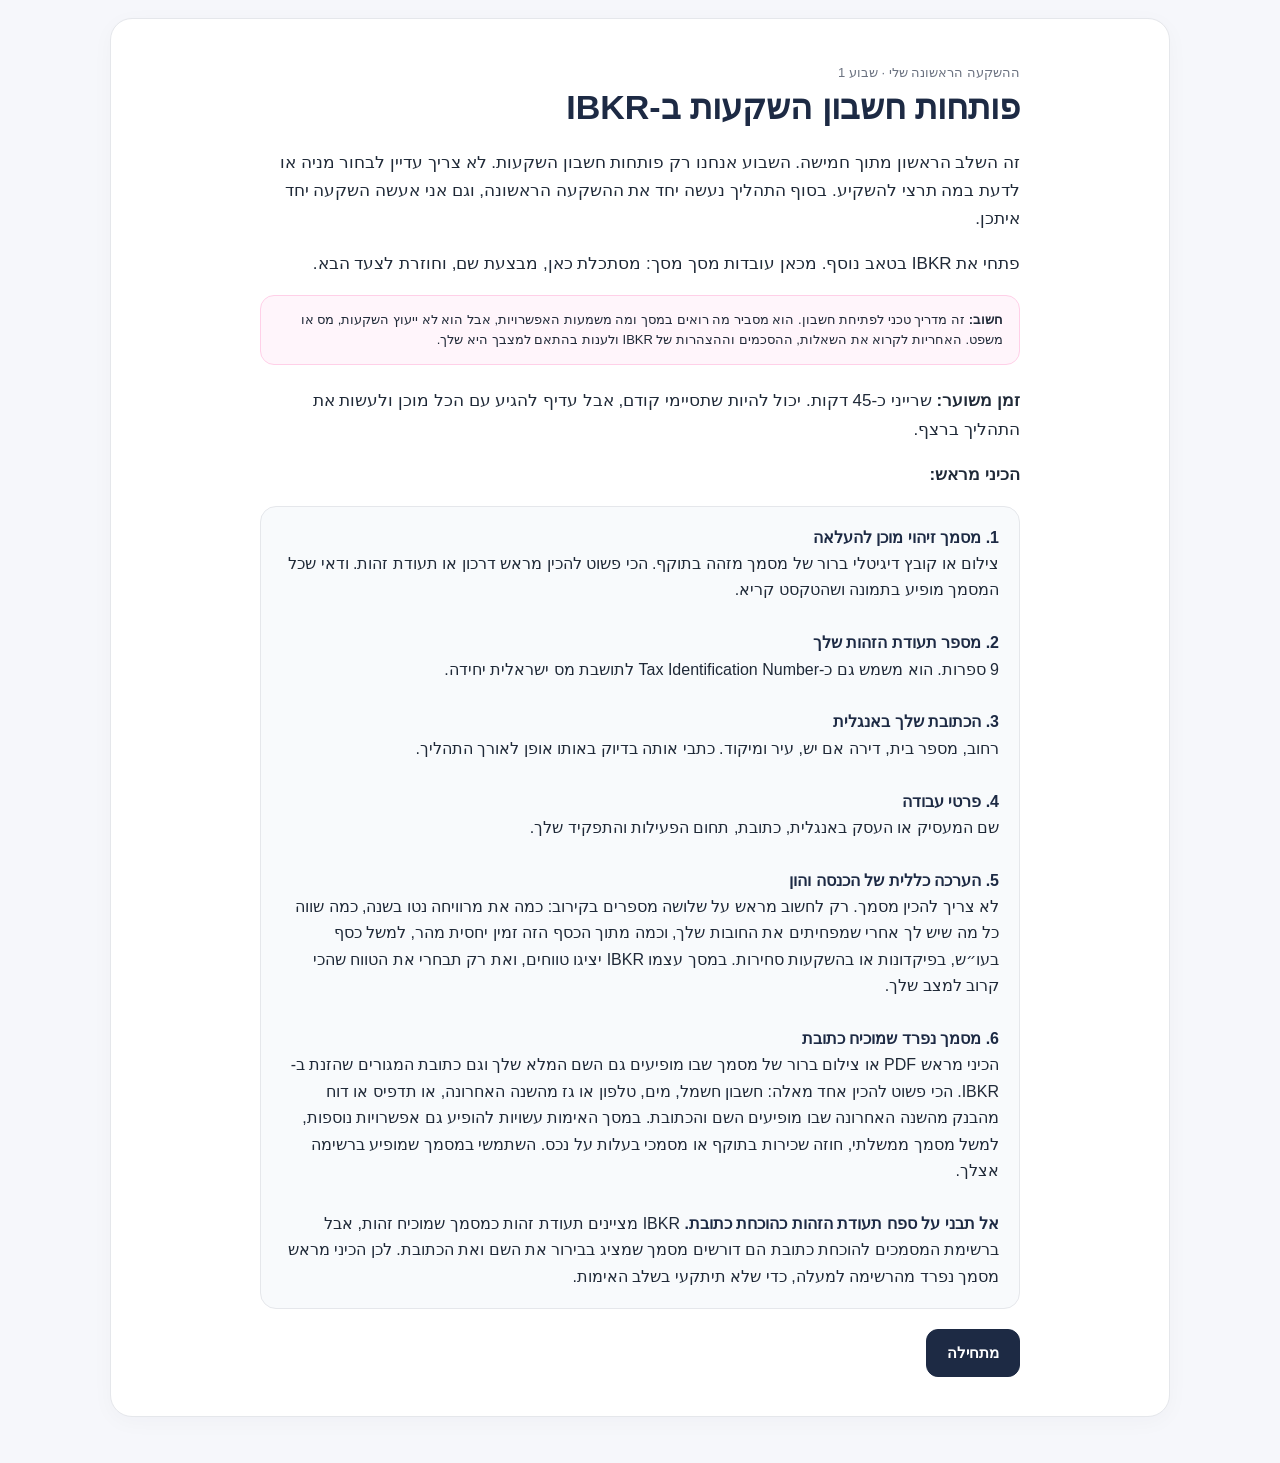
<file: investment-guide/ibkr-guide.html>
<!doctype html><html lang="he" dir="rtl"><head><meta charset="utf-8"><meta name="viewport" content="width=device-width,initial-scale=1"><title>ההשקעה הראשונה שלי · IBKR</title>
<style>
:root{--bg:#f6f7fb;--txt:#1f2937;--mut:#6b7280;--line:#e5e7eb;--navy:#1d2a44;--mag:#ed168c;--mag2:#c90d73;--soft:#fff5fb}
*{box-sizing:border-box}body{margin:0;background:var(--bg);font-family:Arial,"Noto Sans Hebrew",sans-serif;color:var(--txt)}.wrap{max-width:1100px;margin:auto;padding:0 20px 46px}
header{position:sticky;top:0;z-index:9;background:#f6f7fbf2;padding:16px 0 14px;backdrop-filter:blur(8px)}.meta{display:flex;justify-content:space-between;color:var(--mut);font-size:13px;margin-bottom:10px;padding:0 2px}.meta span:last-child{padding-left:12px}
.track{height:8px;background:#e6e8ee;border-radius:999px;position:relative;margin:0 31px}.fill{position:absolute;right:0;height:100%;background:var(--mag);border-radius:999px;transition:.25s}
.user{position:absolute;top:50%;transform:translate(50%,-50%);width:30px;height:30px;display:grid;place-items:center;transition:.25s}.user svg{width:24px;height:24px;fill:var(--mag)}
.goal{position:absolute;left:-22px;top:50%;transform:translateY(-50%);width:34px;height:34px;border-radius:50%;background:white;border:2px solid var(--mag);display:grid;place-items:center;box-shadow:0 0 0 5px var(--bg)}.goal svg{width:19px;height:19px;fill:var(--mag)}
main{background:#fff;border:1px solid var(--line);border-radius:22px;padding:34px;margin-top:18px;box-shadow:0 5px 22px #1f293708}.kicker{font-size:13px;color:var(--mut);margin-bottom:7px}
h1{direction:ltr;text-align:left;color:var(--navy);font-size:30px;margin:0 0 22px}.disclaimer{background:var(--soft);border:1px solid #ffd0e8;border-radius:14px;padding:14px 16px;font-size:13px;line-height:1.55;margin:0 0 22px}
.gallery{display:grid;gap:14px;margin:20px 0 26px}.screen{background:#fafbfc;border:1px solid var(--line);border-radius:16px;overflow:hidden;text-align:center}.screen img{display:block;max-width:100%;max-height:640px;margin:auto;object-fit:contain;background:#fff}.cap{font-size:11px;color:var(--mut);padding:8px 12px;border-top:1px solid var(--line)}
.row{padding:14px 0;border-bottom:1px solid #eef0f4}.field{direction:ltr;text-align:left;font-weight:700}.answer{margin-top:6px;line-height:1.55}.note{margin-top:20px;border:1px solid #d9dee7;background:#f8fafc;border-radius:14px;padding:17px 19px;line-height:1.55}.note strong{display:block;color:var(--navy);margin-bottom:6px}
.actions{display:flex;gap:12px;justify-content:space-between;margin-top:30px}button{border-radius:12px;padding:14px 20px;font-size:15px;cursor:pointer;transition:transform .16s ease,box-shadow .16s ease,background .16s ease,border-color .16s ease}.back{background:white;border:1px solid var(--line);color:var(--txt)}.back:hover{background:#f3f4f6;border-color:#cfd4dc;transform:translateY(-2px);box-shadow:0 5px 14px #1f293712}.next{background:var(--navy);border:1px solid var(--navy);color:white;margin-right:auto;font-weight:700}.next:hover{background:#111d34;border-color:#111d34;transform:translateY(-2px);box-shadow:0 7px 18px #1d2a4430}button:active{transform:translateY(0)}
.intro{max-width:760px;margin:auto;padding:12px 0 5px}.intro h1{direction:rtl;text-align:right;font-size:34px}.intro p{font-size:17px;line-height:1.65}.start{background:var(--navy);color:#fff;border:1px solid var(--navy);font-weight:700}.start:hover{background:#111d34;transform:translateY(-2px);box-shadow:0 7px 18px #1d2a4430}
.done{text-align:center;padding:15px 10px 8px}.done h1{direction:rtl;text-align:center;margin:8px 0 10px}.party{height:180px;position:relative;display:grid;place-items:center;overflow:hidden}.party-icon{font-size:92px;line-height:1;position:relative;z-index:2}
.confetti{position:absolute;width:9px;height:15px;border-radius:3px;animation:fall 1.8s ease-in infinite;top:-20px}@keyframes fall{to{transform:translateY(210px) rotate(360deg);opacity:.1}}
.todo{text-align:right;max-width:720px;margin:24px auto 0;background:#f8fafc;border:1px solid var(--line);border-radius:16px;padding:18px 20px;line-height:1.65}.todo b{color:var(--navy)}.security{margin-top:14px;padding-top:14px;border-top:1px solid var(--line)}.source{font-size:11px;color:var(--mut);margin-top:18px}
@media(max-width:680px){.wrap{padding:0 13px 28px}main{padding:21px 16px;border-radius:18px}h1{font-size:24px}.intro h1{font-size:29px}.screen img{max-height:520px}.actions{position:sticky;bottom:0;background:white;padding:12px 0 2px;z-index:4}}
</style>
<style id="release-progress-hotfix">
/* Release hotfix: keep progress information, remove the unstable route illustration/icons. */
.progress-route svg,
.progress-route img,
.progress-route .person,
.progress-route .user-icon,
.progress-route .goal-icon,
.route-visual svg,
.route-visual img,
.route-visual .person,
.route-visual .user-icon,
.route-visual .goal-icon,
.progress-visual svg,
.progress-visual img,
.progress-visual .person,
.progress-visual .user-icon,
.progress-visual .goal-icon {
  display: none !important;
}
.progress-route,
.route-visual,
.progress-visual {
  min-height: 0 !important;
  height: auto !important;
}
</style>

</head><body><div class="wrap"><header id="head" style="display:none"><div class="meta"><span id="count"></span><span>בדרך לפתיחת החשבון</span></div><div class="track"><div class="fill" id="fill"></div><div class="user" id="user"><svg viewBox="0 0 24 24"><path d="M12 12a5 5 0 1 0 0-10 5 5 0 0 0 0 10Zm0 2c-5 0-9 2.5-9 5.5V22h18v-2.5C21 16.5 17 14 12 14Z"/></svg></div><div class="goal"><svg viewBox="0 0 24 24"><path d="M9 4V3h6v1h3a2 2 0 0 1 2 2v4H4V6a2 2 0 0 1 2-2h3Zm6 2H9v1h6V6Zm5 6v6a2 2 0 0 1-2 2H6a2 2 0 0 1-2-2v-6h6v1h4v-1h6Z"/></svg></div></div></header><main id="main"></main></div>
<script>
const S=[{"title": "Open Account", "imgs": ["https://www.bankeronwheels.com/wp-content/uploads/2024/09/Screenshot-2024-09-30-201847.png"], "items": [["Open Account", "באתר של IBKR לחצי על הכפתור האדום Open Account בפינה הימנית העליונה."], ]}, {"title": "Create a Username and Password", "imgs": ["https://www.bankeronwheels.com/wp-content/uploads/2024/08/User1.png"], "items": [["Email Address", "הזיני את כתובת המייל שלך."], ["Username", "צרי שם משתמש ושמרי אותו במנהל הסיסמאות שלך."], ["Password / Confirm Password", "צרי סיסמה חזקה והזיני אותה שוב."], ["Country", "בחרי Israel. הכוונה למדינת המגורים העיקרית שלך, לא לאזרחות."], ["Create Account", "לחצי Create Account."]]}, {"title": "Email Verification", "imgs": ["https://www.bankeronwheels.com/wp-content/uploads/2024/08/tre-e1727351847873-1536x276.png"], "items": [["Verify Email", "פתחי את המייל מ-IBKR ולחצי על קישור האימות."], ["Return to Application", "חזרי ל-IBKR והמשיכי את הבקשה."]]}, {"title": "Select The Desired Account", "imgs": ["https://www.bankeronwheels.com/wp-content/uploads/2024/08/quattro.png", "https://www.bankeronwheels.com/wp-content/uploads/2024/08/Cinque-1536x446.png", "https://www.bankeronwheels.com/wp-content/uploads/2024/08/sei-1536x1516.png"], "items": [["Account Type", "למדריך הזה בחרי Individual , חשבון אישי על שמך."], ["Start Application", "לחצי Start Application."]], "note": ["חשבון אישי", "המדריך הזה בנוי לפתיחת Individual Account. אם את פותחת Joint או סוג חשבון אחר, המסלול משתנה."]}, {"title": "Personal Information", "imgs": ["https://www.bankeronwheels.com/wp-content/uploads/2024/08/sette-768x1331.png", "https://www.bankeronwheels.com/wp-content/uploads/2024/08/otto-1174x1536.png"], "items": [["Contact Information", "מלאי שם, כתובת וטלפון בדיוק לפי הפרטים שלך."], ["Address Line One", "רחוב ומספר בית באנגלית."], ["Address Line Two", "דירה / קומה, אם רלוונטי."], ["City / Zip", "עיר ומיקוד. אם IBKR מציגים הודעה שהכתובת לא מזוהה, קראי את האפשרויות שמופיעות במסך ובדקי קודם שאין טעות בכתובת. אם מוצגת אפשרות להמשיך עם הכתובת שהזנת והיא אכן נכונה, אפשר לבחור בה."], ["Date of Birth", "תאריך לידה."], ["Marital Status", "מצב משפחתי."], ["Number of Dependents", "מספר האנשים שתלויים בך כלכלית. ברוב המקרים אלה ילדים שאת מפרנסת. אם יש אדם אחר שתלוי בך כלכלית באופן קבוע, למשל אדם שאת אפוטרופוסית שלו, התייחסי גם אליו לפי מצבך."], ["Tax Residency", "אם את תושבת מס בישראל בלבד, בחרי Israel."], ["Tax Identification Number", "אם המערכת מבקשת ממך TIN ואת תושבת מס ישראלית יחידה, הזיני את מספר תעודת הזהות הישראלי שלך, 9 ספרות. אל תסמני שאין לך TIN רק כדי להתקדם."], ["Identification", "בחרי Israel כמדינת ההנפקה, את סוג המסמך שאת מציגה, והזיני את מספר המסמך בדיוק כפי שמופיע עליו."]], "note": ["מה זה Tax Identification Number?", "זה מספר הזיהוי שלך לצורכי מס. בישראל, אצל יחיד, זה מספר תעודת הזהות. אם את תושבת מס גם במדינה נוספת, הוסיפי אותה לפי המצב שלך."]}, {"title": "Employment & Source of Wealth", "imgs": ["https://www.bankeronwheels.com/wp-content/uploads/2024/08/nove-1124x1536.png", "https://www.bankeronwheels.com/wp-content/uploads/2024/08/dieci-1536x1037.png"], "items": [["Employment Status", "בחרי את מה שמתאר אותך: Employed = שכירה · Self-Employed = עצמאית · Student = סטודנטית · Homemaker = עקרת בית · Unemployed = לא מועסקת · Retired = פנסיונרית · At Home Trader = סוחרת מהבית."], ["My Employment", "אם בחרת Employed / Self-Employed, מלאי שם מעסיק/עסק, כתובת, Nature of Business = תחום הפעילות, ו-Occupation = התפקיד שלך."], ["Financial Firm", "אם את או בן/בת משפחה קרובה עובדים או רשומים בגוף פיננסי מהסוג שמפורט בשאלה , Yes. אחרת , No."], ["Source of Wealth", "סמני מאיפה נבנה ההון שלך בפועל , למשל הכנסה מעבודה, חסכונות, השקעות, ירושה, נדל״ן או מקור אחר שמופיע אצלך."], ["Source Used to Fund Account", "סמני מאיזה מהמקורות האלה מגיע הכסף שאת מתכוונת להעביר לחשבון."]], "note": ["למה שואלים מאיפה הכסף?", "זו בדיקה רגולטורית של מקור ההון והכספים. אין תשובה ש'עדיף' לבחור , המטרה היא שהתשובות יתארו את המצב שלך בפועל ושיהיה אפשר לתמוך בהן במסמכים אם IBKR יבקשו."]}, {"title": "Base Currency, Security Questions & Phone", "imgs": ["https://www.bankeronwheels.com/wp-content/uploads/2024/08/unidci-768x1151.png", "https://www.bankeronwheels.com/wp-content/uploads/2024/08/dodici-1536x466.png"], "items": [["Base Currency", "למסלול שלנו בחרי United States Dollar (USD). זה מטבע הדיווח של החשבון; הוא לא מגביל אותך להחזיק או לסחור רק בדולרים."], ["Security Questions", "בחרי 3 שאלות שתזכרי את התשובות אליהן גם בעתיד. שמרי גם אותן במנהל הסיסמאות."], ["Mobile Number", "הזיני את מספר הנייד שלך ואמתִי אותו אם מופיעה בקשת אימות."]]}, {"title": "Configure Your Trading Account", "imgs": ["https://www.bankeronwheels.com/wp-content/uploads/2024/09/ss13.webp", "https://www.bankeronwheels.com/wp-content/uploads/2024/08/Quindici-1536x910.png"], "items": [["Account Type", "בחרי Cash. זה החשבון הפשוט ללא הלוואה מהברוקר וללא מינוף."], ["Annual Net Income (USD)", "בחרי את הטווח שהכי קרוב להכנסה השנתית נטו שלך. IBKR מציגים טווחים , לא צריך לחשב עד הדולר."], ["Net Worth (USD)", "בחרי את הטווח שהכי קרוב לשווי הכולל שלך: מה שיש לך בנכסים ובחסכונות, פחות מה שאת חייבת בחובות והלוואות."], ["Liquid Net Worth (USD)", "בחרי את הטווח שהכי קרוב לכסף ולנכסים שאפשר להפוך למזומן יחסית מהר , למשל כסף בבנק והשקעות סחירות. דירת מגורים בדרך כלל אינה נחשבת נזילה."], ["Investment Objectives", "אם המטרה שלך היא צמיחת הון לאורך זמן, Growth מתארת את המטרה הזו. סמני אפשרויות נוספות רק אם הן באמת חלק מהמטרות שלך."], ["Experience / Trades / Knowledge", "בכל מוצר שמופיע, בחרי את שנות הניסיון, מספר העסקאות בשנה ורמת הידע שמתארים אותך בפועל. אם המערכת מגבילה הרשאה בעקבות התשובות, אל תשני ניסיון או ידע רק כדי לפתוח את ההרשאה."], ["Trading Permissions , Stocks", "כדי לקנות מניות או ETF צריך Stocks. הוסיפי רק את השווקים שבהם את מתכננת לסחור. אם בהמשך תרצי לקנות ETF שנסחר בארה״ב, תצטרכי הרשאת Stocks לשוק האמריקאי. אין צורך להוסיף Options, Futures או CFDs אם אינך מתכוונת להשתמש בהם. אפשר לשנות הרשאות גם בהמשך."]], "note": ["חשוב", "זו הכוונה טכנית לפתיחת החשבון, לא ייעוץ השקעות. אל תגדילי ניסיון, ידע או מטרות כדי לקבל הרשאה. קראי את האפשרויות ובחרי רק מה שמתאר אותך בפועל."]}, {"title": "Regulatory Questions", "imgs": ["https://www.bankeronwheels.com/wp-content/uploads/2024/08/sedici-1-1536x1351.png"], "items": [["Financial Industry", "אם השאלה שואלת האם את או קרוב משפחה מיידי עובדים/רשומים בגוף פיננסי , Yes רק אם זה נכון. אחרת No."], ["Public Company / Control Person", "אם השאלה שואלת האם את מנהלת, דירקטורית, בעלת שליטה או קשורה באופן שמפורט לחברה ציבורית , עני לפי מצבך. אם לא, No."], ["Other Regulatory Questions", "קראי כל שאלה ועני אמת. אם מופיעה אצלך שאלה שהניסוח שלה לא ברור ולא מופיעה כאן , אל תנחשי. צלמי אותה."]], "note": ["אין כאן 'סט תשובות' שצריך לעבור", "השאלות משתנות לפי הפרטים שמילאת קודם. לכן אי אפשר לסמן No אוטומטית לכולן. המדריך נותן פירוש; התשובה היא תמיד לפי המצב שלך."]}, {"title": "Stock Yield Enhancement Program", "imgs": ["https://www.bankeronwheels.com/wp-content/uploads/2024/08/Account-type.gif"], "items": [["Stock Yield Enhancement Program", "זה מסלול אופציונלי. אם מצטרפים, IBKR יכולים להשאיל ניירות ערך מתאימים מהחשבון לצדדים אחרים. בתמורה אפשר לקבל חלק מההכנסה מההשאלה. בזמן ההשאלה קיימים תנאים וסיכונים נוספים שמפורטים במסמכי התוכנית."], ["Enroll / Decline", "התוכנית אינה נדרשת כדי לפתוח את החשבון. אם אינך רוצה לקבל עכשיו החלטה לגבי השאלת ניירות הערך שלך, אפשר לבחור Decline ולהמשיך. את ההגדרה אפשר לשנות בהמשך מתוך החשבון."]], "note": ["למה עוצרים כאן להסבר?", "זו בחירה נפרדת לגבי האפשרות להשאיל ניירות ערך מהחשבון. היא לא נדרשת לפתיחת החשבון, ולכן חשוב להבין מה היא אומרת לפני שבוחרים."]}, {"title": "Confirm Your Tax Residence , W-8BEN", "imgs": ["https://www.bankeronwheels.com/wp-content/uploads/2024/08/diciassette-1426x1536.png"], "items": [["1. Name of Beneficial Owner", "בדקי שהשם שלך נכון."], ["2. Country of Citizenship", "בדקי שהאזרחות נכונה."], ["3. Permanent Address", "בדקי שהכתובת נכונה."], ["4. Date of Birth", "בדקי שתאריך הלידה נכון."], ["5. US tax identification number (SSN or ITIN)", "אם אין לך SSN או ITIN אמריקאי, השאירי את השדה ריק."], ["6. Foreign tax identification number", "לתושבת ישראל: מספר תעודת הזהות שלך."], ["Treaty Benefits Qualifications", "אם את תושבת מס בישראל והמערכת מציגה Israel כמדינת האמנה שלך, בחרי Israel לפי הפרטים שלך."]], "note": ["יש לך אזרחות אמריקאית או Green Card?", "עצרי כאן. W-8BEN מיועד למי שאינה US Person. אזרחית אמריקאית / בעלת Green Card בדרך כלל נדרשת למסלול מס אחר, לרבות W-9. אל תמלאי את המסך לפי ההוראות האלה."]}, {"title": "Final Steps & Signature", "imgs": ["https://www.bankeronwheels.com/wp-content/uploads/2024/08/diciotto-1-e1727351909633-768x1075.png", "https://www.bankeronwheels.com/wp-content/uploads/2024/08/Signature-1536x751.png", "https://www.bankeronwheels.com/wp-content/uploads/2024/08/venti-1173x1536.png", "https://www.bankeronwheels.com/wp-content/uploads/2024/08/ventiuno-1536x830.png", "https://www.bankeronwheels.com/wp-content/uploads/2024/08/ventidue-1195x1536.png", "https://www.bankeronwheels.com/wp-content/uploads/2024/08/ventitre-1536x895.png", "https://www.bankeronwheels.com/wp-content/uploads/2024/08/venti4-1536x165.png"], "items": [["Agree / Consent", "קראי את ההצהרות שמופיעות במסך וסמני Agree / Consent רק אם הן נכונות ואת מסכימה להן."], ["Signature", "במקום שבו IBKR מבקשים חתימה אלקטרונית, הקלידי את שמך בדיוק בפורמט שמופיע בהוראה ולחצי Sign / Continue."], ["Review", "עברִי על סיכום הפרטים. אם משהו שגוי, לחצי Edit ותקני לפני ההמשך."], ["Agreements & Disclosures", "פתחי וקראי את ההסכמים והגילויים שהמערכת דורשת ממך לאשר, ואז בצעי את האישור/החתימה."], ["More information is required", "אם מופיעה הודעה כזו, לחצי Continue , עדיין נשארו שלבי אימות."]], "note": ["חשוב", "המדריך מסביר את הפעולה הטכנית. ההסכמים עצמם מחייבים אותך, ולכן האחריות לקרוא ולהבין מה את מאשרת היא שלך."]}, {"title": "Final Steps to a Completed Application", "imgs": ["https://www.bankeronwheels.com/wp-content/uploads/2024/08/venti5-1536x1136.png"], "items": [["Confirm Mobile Number", "אם עדיין לא אימתת את הנייד, לחצי Confirm והשלימי את האימות."], ["Verify Identity And Address", "זה שלב חובה. לחצי Verify Identity."], ["Fund Your Account", "אל תעצרי עכשיו כדי להפקיד אם המטרה כרגע היא לסיים את פתיחת החשבון; קודם נסגור את האימות."]]}, {"title": "Verify Identity & Address", "imgs": ["https://www.bankeronwheels.com/wp-content/uploads/2024/08/venti6-1536x1000.png", "https://www.bankeronwheels.com/wp-content/uploads/2024/08/venti7-1536x1180.png", "https://www.bankeronwheels.com/wp-content/uploads/2024/08/required-e1727351956691.png", "https://www.bankeronwheels.com/wp-content/uploads/2024/08/venti8-1536x907.png", "https://www.bankeronwheels.com/wp-content/uploads/2024/09/Proof.png"], "items": [["Country of Issuance", "בחרי Israel."], ["Document Type", "בחרי Passport / National Identity Card / Driver License לפי המסמך שאת מעלה."], ["Document Number / Expiration", "הקלידי את מספר המסמך ואת תאריך התוקף, אם יש."], ["Verification Method", "אם מוצעת לך Streamlined Verification והיא זמינה , אפשר לפעול לפיה. אם לא, בחרי Manual Document Upload."], ["Proof of Identity", "העלי צילום ברור של דרכון / תעודת זהות / רישיון נהיגה לפי האפשרויות שמוצגות אצלך."], ["Proof of Address", "העלי מסמך שבו מופיעים השם המלא והכתובת שהזנת. במסלול הידני IBKR מציגים כמה סוגי מסמכים אפשריים, ובהם חשבון שירותים, תדפיס או דוח מהבנק, מסמך ממשלתי, מסמכי נכס או שכירות וסוגי דוחות נוספים שמופיעים במסך. בחרי מסמך שמופיע ברשימה אצלך ועומד בדרישות התאריך והפרטים שמוצגות שם."], ["Do not reuse the same document", "אם IBKR מציינים שאותו מסמך לא יכול לשמש גם לזהות וגם לכתובת , השתמשי בשני מסמכים שונים."], ["Image Quality", "הצילום צריך להיות מלא, חד וקריא, בלי חיתוך של קצוות המסמך."]], "note": ["אם חשבת להשתמש בספח תעודת זהות", "ספח תעודת זהות הוא מסמך ממשלתי, אבל במקורות שבדקנו IBKR לא מציינים במפורש שספח ישראלי מתקבל כהוכחת כתובת. לכן אל תבני עליו כמסמך היחיד. אם הוא מופיע כאפשרות במסך שלך, פעלי לפי הדרישה שמוצגת שם; אחרת השתמשי במסמך אחר שמופיע ברשימה."]}, {"title": "Optional Settings & Two Factor Authentication", "imgs": ["https://www.bankeronwheels.com/wp-content/uploads/2024/08/30-1536x789.png", "https://www.bankeronwheels.com/wp-content/uploads/2024/08/31-e1727351985208.png"], "items": [["Two Factor Authentication", "אחרי שהחשבון נפתח, בחרי Secure Your Account והגדירי אימות דו-שלבי."], ["IBKR Mobile", "התקיני את IBKR Mobile, התחברי עם המשתמש והסיסמה שיצרת והפעילי IB Key לפי ההוראות."], ["Password", "שמרי את שם המשתמש והסיסמה במנהל סיסמאות , לא בצילום מסך, Notes פתוח או WhatsApp."]]}];let i=-1;const disc=`<div class="disclaimer"><b>חשוב:</b> זה מדריך טכני לפתיחת חשבון. הוא מסביר מה רואים במסך ומה משמעות האפשרויות, אבל הוא לא ייעוץ השקעות, מס או משפט. האחריות לקרוא את השאלות, ההסכמים וההצהרות של IBKR ולענות בהתאם למצבך היא שלך.</div>`;
function intro(){head.style.display="none";main.innerHTML=`<div class="intro"><div class="kicker">ההשקעה הראשונה שלי · שבוע 1</div><h1>פותחות חשבון השקעות ב-IBKR</h1><p>זה השלב הראשון מתוך חמישה. השבוע אנחנו רק פותחות חשבון השקעות. לא צריך עדיין לבחור מניה או לדעת במה תרצי להשקיע. בסוף התהליך נעשה יחד את ההשקעה הראשונה, וגם אני אעשה השקעה יחד איתכן.</p>
<p>פתחי את IBKR בטאב נוסף. מכאן עובדות מסך מסך: מסתכלת כאן, מבצעת שם, וחוזרת לצעד הבא.</p>${disc}<p><b>זמן משוער:</b> שרייני כ-45 דקות. יכול להיות שתסיימי קודם, אבל עדיף להגיע עם הכל מוכן ולעשות את התהליך ברצף.</p>
<p><b>הכיני מראש:</b></p>
<div class="todo" style="margin:10px 0 20px;max-width:none">
<b>1. מסמך זיהוי מוכן להעלאה</b><br>
צילום או קובץ דיגיטלי ברור של מסמך מזהה בתוקף. הכי פשוט להכין מראש דרכון או תעודת זהות. ודאי שכל המסמך מופיע בתמונה ושהטקסט קריא.<br><br>

<b>2. מספר תעודת הזהות שלך</b><br>
9 ספרות. הוא משמש גם כ-Tax Identification Number לתושבת מס ישראלית יחידה.<br><br>

<b>3. הכתובת שלך באנגלית</b><br>
רחוב, מספר בית, דירה אם יש, עיר ומיקוד. כתבי אותה בדיוק באותו אופן לאורך התהליך.<br><br>

<b>4. פרטי עבודה</b><br>
שם המעסיק או העסק באנגלית, כתובת, תחום הפעילות והתפקיד שלך.<br><br>

<b>5. הערכה כללית של הכנסה והון</b><br>
לא צריך להכין מסמך. רק לחשוב מראש על שלושה מספרים בקירוב: כמה את מרוויחה נטו בשנה, כמה שווה כל מה שיש לך אחרי שמפחיתים את החובות שלך, וכמה מתוך הכסף הזה זמין יחסית מהר, למשל כסף בעו״ש, בפיקדונות או בהשקעות סחירות. במסך עצמו IBKR יציגו טווחים, ואת רק תבחרי את הטווח שהכי קרוב למצב שלך.<br><br>

<b>6. מסמך נפרד שמוכיח כתובת</b><br>
הכיני מראש PDF או צילום ברור של מסמך שבו מופיעים גם השם המלא שלך וגם כתובת המגורים שהזנת ב-IBKR. הכי פשוט להכין אחד מאלה: חשבון חשמל, מים, טלפון או גז מהשנה האחרונה, או תדפיס או דוח מהבנק מהשנה האחרונה שבו מופיעים השם והכתובת. במסך האימות עשויות להופיע גם אפשרויות נוספות, למשל מסמך ממשלתי, חוזה שכירות בתוקף או מסמכי בעלות על נכס. השתמשי במסמך שמופיע ברשימה אצלך.<br><br>

<b>אל תבני על ספח תעודת הזהות כהוכחת כתובת.</b> IBKR מציינים תעודת זהות כמסמך שמוכיח זהות, אבל ברשימת המסמכים להוכחת כתובת הם דורשים מסמך שמציג בבירור את השם ואת הכתובת. לכן הכיני מראש מסמך נפרד מהרשימה למעלה, כדי שלא תיתקעי בשלב האימות.
</div>
<button class="start" onclick="start()">מתחילה</button></div>`}
function start(){i=0;head.style.display="block";render()}
function render(){const s=S[i],p=i/(S.length-1)*100;count.textContent=`שלב ${i+1} מתוך ${S.length}`;fill.style.width=p+"%";user.style.right=p+"%";const rows=s.items.map(x=>`<div class="row"><div class="field">${x[0]}</div><div class="answer">${x[1]}</div></div>`).join("");const note=s.note?`<div class="note"><strong>${s.note[0]}</strong>${s.note[1]}</div>`:"";const shots=s.imgs.map((u,j)=>`<div class="screen"><img src="${u}" alt="${s.title}" onerror="this.closest('.screen').style.display='none'"><div class="cap">מסך ${j+1} מתוך ${s.imgs.length} בשלב הזה · צילום מתוך מדריך Banker on Wheels המעודכן למאי 2026</div></div>`).join("");main.innerHTML=`<div class="kicker">IBKR · ${i+1}/${S.length}</div><h1>${s.title}</h1>${i===0?disc:""}<div class="gallery">${shots}</div>${rows}${note}<div class="actions"><button class="back" onclick="back()">חזרה</button><button class="next" onclick="next()">${i===S.length-1?"סיימתי את התהליך":"עשיתי, לצעד הבא"}</button></div>`;scrollTo({top:0,behavior:"smooth"})}
function back(){if(i>0){i--;render()}else{i=-1;intro()}}function next(){if(i<S.length-1){i++;render()}else finish()}
function finish(){fill.style.width="100%";user.style.right="100%";count.textContent="הבקשה נשלחה";let cs="";let colors=["#ed168c","#4fc3f7","#b59cff","#ffb536"];for(let n=0;n<18;n++){cs+=`<i class="confetti" style="left:${5+Math.random()*90}%;background:${colors[n%4]};animation-delay:${Math.random()*1.2}s"></i>`}main.innerHTML=`<div class="done"><div class="party">${cs}<div class="party-icon" aria-hidden="true">🎉</div></div><h1>הבקשה לפתיחת החשבון נשלחה</h1><p>סיימת את שלבי פתיחת החשבון והאימות. עכשיו הבקשה עוברת לבדיקה של IBKR.</p><div class="todo"><b>מה עושים עכשיו?</b><br><br><b>1. דו״ח שבועי:</b> עדכני בדו״ח השבועי המתגלגל: “שלחתי בקשה לפתיחת חשבון IBKR”.<br><b>2. מחכות לאישור:</b> IBKR מציינים שהבדיקה יכולה לקחת כמה ימים. אם הם מבקשים מסמך או מידע נוסף, השלימי אותו.<br><b>3. כשהחשבון מאושר:</b> הוסיפי לדו״ח: “החשבון אושר”.<br><b>4. IBKR Mobile:</b> התקיני את האפליקציה, התחברי אליה פעם אחת והשלימי IB Key / אימות דו-שלבי כדי שהגישה מהנייד תהיה מוכנה.<div class="security"><b>ושמרי את הסיסמה כמו שצריך:</b> במנהל סיסמאות. לא בצילום מסך, לא ב-Notes פתוח ולא בהודעה לעצמך.</div></div><div class="source">צילומי המסך במדריך מבוססים על walkthrough של Banker on Wheels, עודכן 12.5.2026. IBKR עשויים לשנות ניסוח, סדר או מסכים לפי מדינה ופרטי המשתמשת.</div></div>`}
intro();
</script></body></html>
</file>
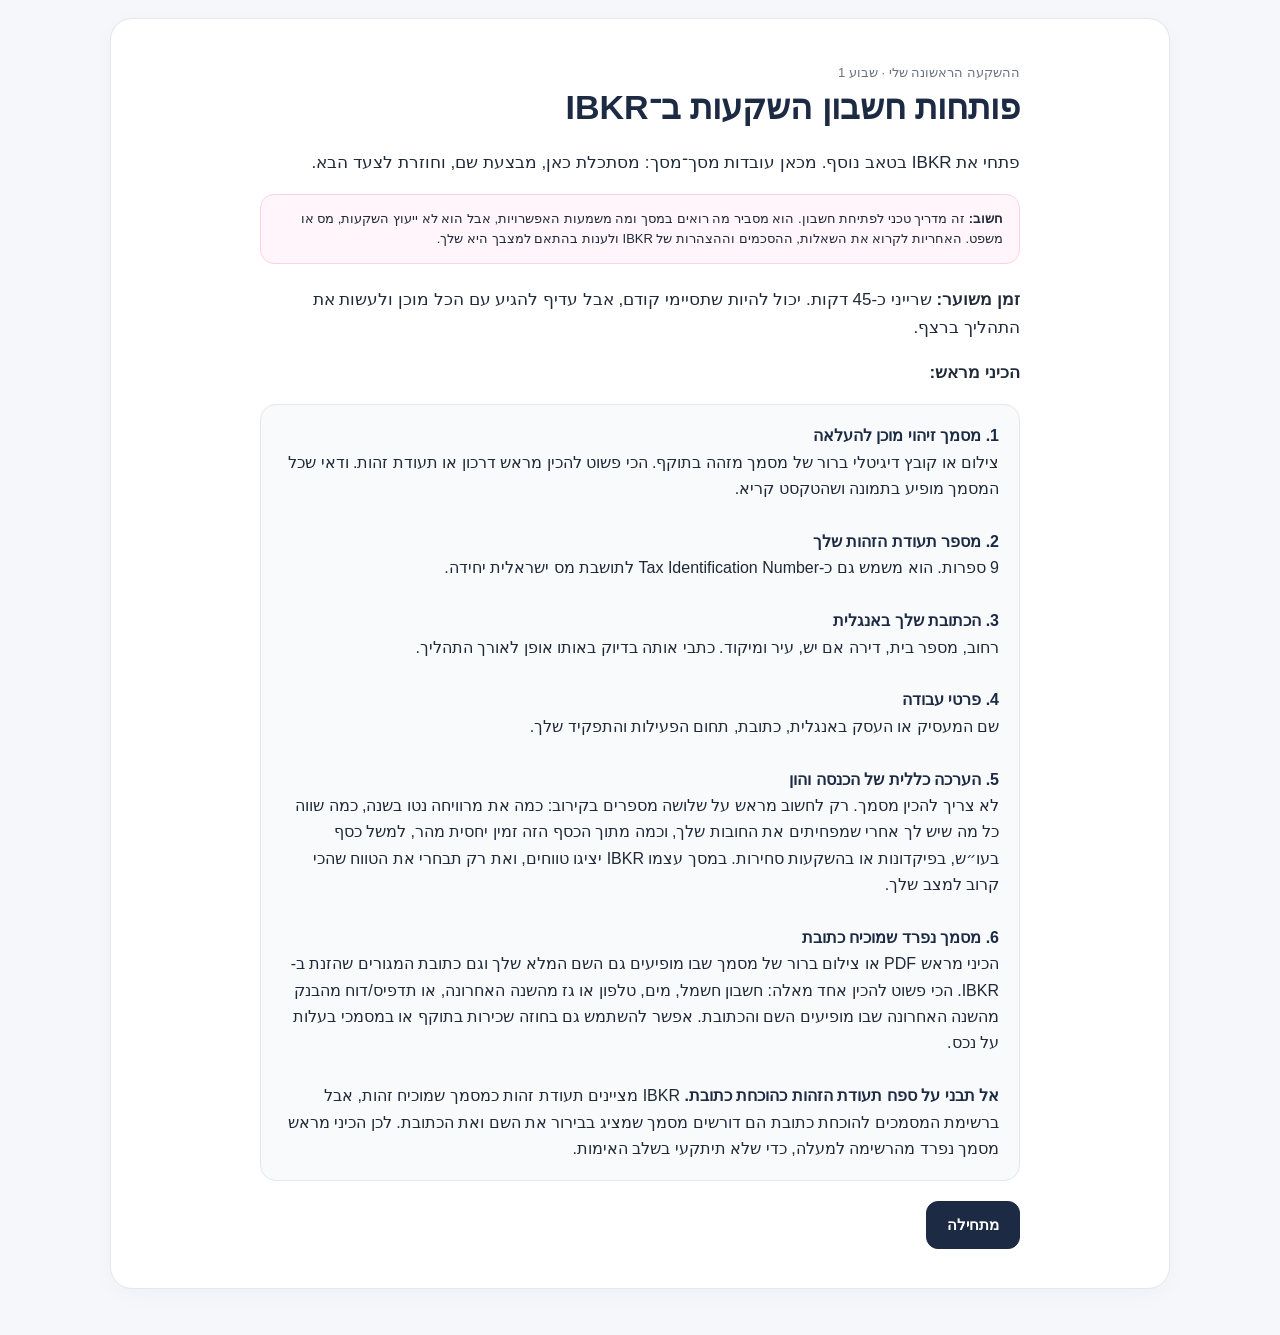
<file: investment-guide/index (7).html>
<!doctype html><html lang="he" dir="rtl"><head><meta charset="utf-8"><meta name="viewport" content="width=device-width,initial-scale=1"><title>ההשקעה הראשונה שלי · IBKR</title>
<style>
:root{--bg:#f6f7fb;--txt:#1f2937;--mut:#6b7280;--line:#e5e7eb;--navy:#1d2a44;--mag:#ed168c;--mag2:#c90d73;--soft:#fff5fb}
*{box-sizing:border-box}body{margin:0;background:var(--bg);font-family:Arial,"Noto Sans Hebrew",sans-serif;color:var(--txt)}.wrap{max-width:1100px;margin:auto;padding:0 20px 46px}
header{position:sticky;top:0;z-index:9;background:#f6f7fbf2;padding:16px 0 14px;backdrop-filter:blur(8px)}.meta{display:flex;justify-content:space-between;color:var(--mut);font-size:13px;margin-bottom:10px}
.track{height:8px;background:#e6e8ee;border-radius:999px;position:relative;margin:0 31px}.fill{position:absolute;right:0;height:100%;background:var(--mag);border-radius:999px;transition:.25s}
.user{position:absolute;top:50%;transform:translate(50%,-50%);width:30px;height:30px;display:grid;place-items:center;transition:.25s}.user svg{width:24px;height:24px;fill:var(--mag)}
.goal{position:absolute;left:-31px;top:50%;transform:translateY(-50%);width:34px;height:34px;border-radius:50%;background:white;border:2px solid var(--mag);display:grid;place-items:center;box-shadow:0 0 0 5px var(--bg)}.goal svg{width:19px;height:19px;fill:var(--mag)}
main{background:#fff;border:1px solid var(--line);border-radius:22px;padding:34px;margin-top:18px;box-shadow:0 5px 22px #1f293708}.kicker{font-size:13px;color:var(--mut);margin-bottom:7px}
h1{direction:ltr;text-align:left;color:var(--navy);font-size:30px;margin:0 0 22px}.disclaimer{background:var(--soft);border:1px solid #ffd0e8;border-radius:14px;padding:14px 16px;font-size:13px;line-height:1.55;margin:0 0 22px}
.gallery{display:grid;gap:14px;margin:20px 0 26px}.screen{background:#fafbfc;border:1px solid var(--line);border-radius:16px;overflow:hidden;text-align:center}.screen img{display:block;max-width:100%;max-height:640px;margin:auto;object-fit:contain;background:#fff}.cap{font-size:11px;color:var(--mut);padding:8px 12px;border-top:1px solid var(--line)}
.row{padding:14px 0;border-bottom:1px solid #eef0f4}.field{direction:ltr;text-align:left;font-weight:700}.answer{margin-top:6px;line-height:1.55}.note{margin-top:20px;border:1px solid #d9dee7;background:#f8fafc;border-radius:14px;padding:17px 19px;line-height:1.55}.note strong{display:block;color:var(--navy);margin-bottom:6px}
.actions{display:flex;gap:12px;justify-content:space-between;margin-top:30px}button{border-radius:12px;padding:14px 20px;font-size:15px;cursor:pointer;transition:transform .16s ease,box-shadow .16s ease,background .16s ease,border-color .16s ease}.back{background:white;border:1px solid var(--line);color:var(--txt)}.back:hover{background:#f3f4f6;border-color:#cfd4dc;transform:translateY(-2px);box-shadow:0 5px 14px #1f293712}.next{background:var(--navy);border:1px solid var(--navy);color:white;margin-right:auto;font-weight:700}.next:hover{background:#111d34;border-color:#111d34;transform:translateY(-2px);box-shadow:0 7px 18px #1d2a4430}button:active{transform:translateY(0)}
.intro{max-width:760px;margin:auto;padding:12px 0 5px}.intro h1{direction:rtl;text-align:right;font-size:34px}.intro p{font-size:17px;line-height:1.65}.start{background:var(--navy);color:#fff;border:1px solid var(--navy);font-weight:700}.start:hover{background:#111d34;transform:translateY(-2px);box-shadow:0 7px 18px #1d2a4430}
.done{text-align:center;padding:15px 10px 8px}.done h1{direction:rtl;text-align:center;margin:8px 0 10px}.party{height:180px;position:relative;display:grid;place-items:center;overflow:hidden}.party img{width:150px;max-height:140px;object-fit:contain;animation:partyPop .7s cubic-bezier(.2,.8,.2,1) both,partyFloat 2.2s ease-in-out .7s infinite alternate}@keyframes partyPop{0%{transform:scale(.25) rotate(-14deg);opacity:0}75%{transform:scale(1.12) rotate(4deg)}100%{transform:scale(1) rotate(0);opacity:1}}@keyframes partyFloat{to{transform:translateY(-8px) rotate(3deg)}}
.confetti{position:absolute;width:9px;height:15px;border-radius:3px;animation:fall 1.8s ease-in infinite;top:-20px}@keyframes fall{to{transform:translateY(210px) rotate(360deg);opacity:.1}}
.todo{text-align:right;max-width:720px;margin:24px auto 0;background:#f8fafc;border:1px solid var(--line);border-radius:16px;padding:18px 20px;line-height:1.65}.todo b{color:var(--navy)}.security{margin-top:14px;padding-top:14px;border-top:1px solid var(--line)}.source{font-size:11px;color:var(--mut);margin-top:18px}
@media(max-width:680px){.wrap{padding:0 13px 28px}main{padding:21px 16px;border-radius:18px}h1{font-size:24px}.intro h1{font-size:29px}.screen img{max-height:520px}.actions{position:sticky;bottom:0;background:white;padding:12px 0 2px;z-index:4}}
</style></head><body><div class="wrap"><header id="head" style="display:none"><div class="meta"><span id="count"></span><span>בדרך לפתיחת החשבון</span></div><div class="track"><div class="fill" id="fill"></div><div class="user" id="user"><svg viewBox="0 0 24 24"><path d="M12 12a5 5 0 1 0 0-10 5 5 0 0 0 0 10Zm0 2c-5 0-9 2.5-9 5.5V22h18v-2.5C21 16.5 17 14 12 14Z"/></svg></div><div class="goal"><svg viewBox="0 0 24 24"><path d="M9 4V3h6v1h3a2 2 0 0 1 2 2v4H4V6a2 2 0 0 1 2-2h3Zm6 2H9v1h6V6Zm5 6v6a2 2 0 0 1-2 2H6a2 2 0 0 1-2-2v-6h6v1h4v-1h6Z"/></svg></div></div></header><main id="main"></main></div>
<script>
const S=[{"title": "Open Account", "imgs": ["https://www.bankeronwheels.com/wp-content/uploads/2024/09/Screenshot-2024-09-30-201847.png"], "items": [["Open Account", "באתר של IBKR לחצי על הכפתור האדום Open Account בפינה הימנית העליונה."], ]}, {"title": "Create a Username and Password", "imgs": ["https://www.bankeronwheels.com/wp-content/uploads/2024/08/User1.png"], "items": [["Email Address", "הזיני את כתובת המייל שלך."], ["Username", "צרי שם משתמש ושמרי אותו במנהל הסיסמאות שלך."], ["Password / Confirm Password", "צרי סיסמה חזקה והזיני אותה שוב."], ["Country", "בחרי Israel. הכוונה למדינת המגורים העיקרית שלך, לא לאזרחות."], ["Create Account", "לחצי Create Account."]]}, {"title": "Email Verification", "imgs": ["https://www.bankeronwheels.com/wp-content/uploads/2024/08/tre-e1727351847873-1536x276.png"], "items": [["Verify Email", "פתחי את המייל מ־IBKR ולחצי על קישור האימות."], ["Return to Application", "חזרי ל־IBKR והמשיכי את הבקשה."]]}, {"title": "Select The Desired Account", "imgs": ["https://www.bankeronwheels.com/wp-content/uploads/2024/08/quattro.png", "https://www.bankeronwheels.com/wp-content/uploads/2024/08/Cinque-1536x446.png", "https://www.bankeronwheels.com/wp-content/uploads/2024/08/sei-1536x1516.png"], "items": [["Account Type", "למדריך הזה בחרי Individual , חשבון אישי על שמך."], ["Start Application", "לחצי Start Application."]], "note": ["חשבון אישי", "המדריך הזה בנוי לפתיחת Individual Account. אם את פותחת Joint או סוג חשבון אחר, המסלול משתנה."]}, {"title": "Personal Information", "imgs": ["https://www.bankeronwheels.com/wp-content/uploads/2024/08/sette-768x1331.png", "https://www.bankeronwheels.com/wp-content/uploads/2024/08/otto-1174x1536.png"], "items": [["Contact Information", "מלאי שם, כתובת וטלפון בדיוק לפי הפרטים שלך."], ["Address Line One", "רחוב ומספר בית באנגלית."], ["Address Line Two", "דירה / קומה, אם רלוונטי."], ["City / Zip", "עיר ומיקוד."], ["Date of Birth", "תאריך לידה."], ["Marital Status", "מצב משפחתי."], ["Number of Dependents", "מספר האנשים התלויים בך כלכלית, לפי מצבך."], ["Tax Residency", "אם את תושבת מס בישראל בלבד, בחרי Israel."], ["Tax Identification Number", "לתושבת ישראל יחידה: מספר תעודת הזהות שלך, 9 ספרות."], ["Identification", "בחרי Israel כמדינת ההנפקה, את סוג המסמך שאת מציגה, והזיני את מספר המסמך בדיוק כפי שמופיע עליו."]], "note": ["מה זה Tax Identification Number?", "זה מספר הזיהוי שלך לצורכי מס. בישראל, אצל יחיד, זה מספר תעודת הזהות. אם את תושבת מס גם במדינה נוספת, הוסיפי אותה לפי המצב שלך."]}, {"title": "Employment & Source of Wealth", "imgs": ["https://www.bankeronwheels.com/wp-content/uploads/2024/08/nove-1124x1536.png", "https://www.bankeronwheels.com/wp-content/uploads/2024/08/dieci-1536x1037.png"], "items": [["Employment Status", "בחרי את מה שמתאר אותך: Employed = שכירה · Self-Employed = עצמאית · Student = סטודנטית · Homemaker = עקרת בית · Unemployed = לא מועסקת · Retired = פנסיונרית · At Home Trader = סוחרת מהבית."], ["My Employment", "אם בחרת Employed / Self-Employed, מלאי שם מעסיק/עסק, כתובת, Nature of Business = תחום הפעילות, ו־Occupation = התפקיד שלך."], ["Financial Firm", "אם את או בן/בת משפחה קרובה עובדים או רשומים בגוף פיננסי מהסוג שמפורט בשאלה , Yes. אחרת , No."], ["Source of Wealth", "סמני מאיפה נבנה ההון שלך בפועל , למשל הכנסה מעבודה, חסכונות, השקעות, ירושה, נדל״ן או מקור אחר שמופיע אצלך."], ["Source Used to Fund Account", "סמני מאיזה מהמקורות האלה מגיע הכסף שאת מתכוונת להעביר לחשבון."]], "note": ["למה שואלים מאיפה הכסף?", "זו בדיקה רגולטורית של מקור ההון והכספים. אין תשובה ש'עדיף' לבחור , המטרה היא שהתשובות יתארו את המצב שלך בפועל ושיהיה אפשר לתמוך בהן במסמכים אם IBKR יבקשו."]}, {"title": "Base Currency, Security Questions & Phone", "imgs": ["https://www.bankeronwheels.com/wp-content/uploads/2024/08/unidci-768x1151.png", "https://www.bankeronwheels.com/wp-content/uploads/2024/08/dodici-1536x466.png"], "items": [["Base Currency", "למסלול שלנו בחרי United States Dollar (USD). זה מטבע הדיווח של החשבון; הוא לא מגביל אותך להחזיק או לסחור רק בדולרים."], ["Security Questions", "בחרי 3 שאלות שתזכרי את התשובות אליהן גם בעתיד. שמרי גם אותן במנהל הסיסמאות."], ["Mobile Number", "הזיני את מספר הנייד שלך ואמתִי אותו אם מופיעה בקשת אימות."]]}, {"title": "Configure Your Trading Account", "imgs": ["https://www.bankeronwheels.com/wp-content/uploads/2024/09/ss13.webp", "https://www.bankeronwheels.com/wp-content/uploads/2024/08/Quindici-1536x910.png"], "items": [["Account Type", "בחרי Cash. זה החשבון הפשוט ללא הלוואה מהברוקר וללא מינוף."], ["Annual Net Income (USD)", "בחרי את הטווח שהכי קרוב להכנסה השנתית נטו שלך. IBKR מציגים טווחים , לא צריך לחשב עד הדולר."], ["Net Worth (USD)", "בחרי את הטווח שהכי קרוב לשווי הכולל שלך: מה שיש לך בנכסים ובחסכונות, פחות מה שאת חייבת בחובות והלוואות."], ["Liquid Net Worth (USD)", "בחרי את הטווח שהכי קרוב לכסף ולנכסים שאפשר להפוך למזומן יחסית מהר , למשל כסף בבנק והשקעות סחירות. דירת מגורים בדרך כלל אינה נחשבת נזילה."], ["Investment Objectives", "אם המטרה שלך היא צמיחת הון לאורך זמן, Growth מתארת את המטרה הזו. סמני אפשרויות נוספות רק אם הן באמת חלק מהמטרות שלך."], ["Experience / Trades / Knowledge", "בכל מוצר שמופיע, בחרי את שנות הניסיון, מספר העסקאות בשנה ורמת הידע שמתארים אותך בפועל."], ["Trading Permissions , Stocks", "כדי לקנות מניות או ETF צריך Stocks. הוסיפי את השווקים שבהם את מתכננת לסחור. אל תוסיפי Options, Futures, CFDs וכד׳ אם אינך מתכוונת להשתמש בהם."]], "note": ["חשוב", "זו הכוונה טכנית לפתיחת החשבון, לא המלצה השקעתית. אל תגדילי ניסיון, ידע או מטרות כדי לקבל הרשאה. קראי את האפשרויות ובחרי רק מה שמתאר אותך בפועל."]}, {"title": "Regulatory Questions", "imgs": ["https://www.bankeronwheels.com/wp-content/uploads/2024/08/sedici-1-1536x1351.png"], "items": [["Financial Industry", "אם השאלה שואלת האם את או קרוב משפחה מיידי עובדים/רשומים בגוף פיננסי , Yes רק אם זה נכון. אחרת No."], ["Public Company / Control Person", "אם השאלה שואלת האם את מנהלת, דירקטורית, בעלת שליטה או קשורה באופן שמפורט לחברה ציבורית , עני לפי מצבך. אם לא, No."], ["Other Regulatory Questions", "קראי כל שאלה ועני אמת. אם מופיעה אצלך שאלה שהניסוח שלה לא ברור ולא מופיעה כאן , אל תנחשי. צלמי אותה."]], "note": ["אין כאן 'סט תשובות' שצריך לעבור", "השאלות משתנות לפי הפרטים שמילאת קודם. לכן אי אפשר לסמן No אוטומטית לכולן. המדריך נותן פירוש; התשובה היא תמיד לפי המצב שלך."]}, {"title": "Stock Yield Enhancement Program", "imgs": ["https://www.bankeronwheels.com/wp-content/uploads/2024/08/Account-type.gif"], "items": [["Stock Yield Enhancement Program", "זה מסלול אופציונלי שבו IBKR יכולים להשאיל ניירות ערך שלך לצדדים אחרים ואת עשויה לקבל חלק מההכנסה מההשאלה."], ["Enroll / Decline", "אין צורך להצטרף לתוכנית כדי לפתוח חשבון. קראי את התנאים ובחרי אם להצטרף או לא; אפשר לשנות את ההגדרה בהמשך."]], "note": ["למה אני לא אומרת לך מה לסמן כאן?", "זו כבר בחירה פיננסית לגבי השאלת ניירות הערך שלך, ולא פעולה טכנית שנדרשת לפתיחת החשבון."]}, {"title": "Confirm Your Tax Residence , W-8BEN", "imgs": ["https://www.bankeronwheels.com/wp-content/uploads/2024/08/diciassette-1426x1536.png"], "items": [["1. Name of Beneficial Owner", "בדקי שהשם שלך נכון."], ["2. Country of Citizenship", "בדקי שהאזרחות נכונה."], ["3. Permanent Address", "בדקי שהכתובת נכונה."], ["4. Date of Birth", "בדקי שתאריך הלידה נכון."], ["5. US tax identification number (SSN or ITIN)", "אם אין לך SSN או ITIN אמריקאי, השאירי את השדה ריק."], ["6. Foreign tax identification number", "לתושבת ישראל: מספר תעודת הזהות שלך."], ["Treaty Benefits Qualifications", "אם את תושבת מס בישראל והמערכת מציגה Israel כמדינת האמנה שלך, בחרי Israel לפי הפרטים שלך."]], "note": ["יש לך אזרחות אמריקאית או Green Card?", "עצרי כאן. W-8BEN מיועד למי שאינה US Person. אזרחית אמריקאית / בעלת Green Card בדרך כלל נדרשת למסלול מס אחר, לרבות W-9. אל תמלאי את המסך לפי ההוראות האלה."]}, {"title": "Final Steps & Signature", "imgs": ["https://www.bankeronwheels.com/wp-content/uploads/2024/08/diciotto-1-e1727351909633-768x1075.png", "https://www.bankeronwheels.com/wp-content/uploads/2024/08/Signature-1536x751.png", "https://www.bankeronwheels.com/wp-content/uploads/2024/08/venti-1173x1536.png", "https://www.bankeronwheels.com/wp-content/uploads/2024/08/ventiuno-1536x830.png", "https://www.bankeronwheels.com/wp-content/uploads/2024/08/ventidue-1195x1536.png", "https://www.bankeronwheels.com/wp-content/uploads/2024/08/ventitre-1536x895.png", "https://www.bankeronwheels.com/wp-content/uploads/2024/08/venti4-1536x165.png"], "items": [["Agree / Consent", "קראי את ההצהרות שמופיעות במסך וסמני Agree / Consent רק אם הן נכונות ואת מסכימה להן."], ["Signature", "במקום שבו IBKR מבקשים חתימה אלקטרונית, הקלידי את שמך בדיוק בפורמט שמופיע בהוראה ולחצי Sign / Continue."], ["Review", "עברִי על סיכום הפרטים. אם משהו שגוי, לחצי Edit ותקני לפני ההמשך."], ["Agreements & Disclosures", "פתחי וקראי את ההסכמים והגילויים שהמערכת דורשת ממך לאשר, ואז בצעי את האישור/החתימה."], ["More information is required", "אם מופיעה הודעה כזו, לחצי Continue , עדיין נשארו שלבי אימות."]], "note": ["חשוב", "המדריך מסביר את הפעולה הטכנית. ההסכמים עצמם מחייבים אותך, ולכן האחריות לקרוא ולהבין מה את מאשרת היא שלך."]}, {"title": "Final Steps to a Completed Application", "imgs": ["https://www.bankeronwheels.com/wp-content/uploads/2024/08/venti5-1536x1136.png"], "items": [["Confirm Mobile Number", "אם עדיין לא אימתת את הנייד, לחצי Confirm והשלימי את האימות."], ["Verify Identity And Address", "זה שלב חובה. לחצי Verify Identity."], ["Fund Your Account", "אל תעצרי עכשיו כדי להפקיד אם המטרה כרגע היא לסיים את פתיחת החשבון; קודם נסגור את האימות."]]}, {"title": "Verify Identity & Address", "imgs": ["https://www.bankeronwheels.com/wp-content/uploads/2024/08/venti6-1536x1000.png", "https://www.bankeronwheels.com/wp-content/uploads/2024/08/venti7-1536x1180.png", "https://www.bankeronwheels.com/wp-content/uploads/2024/08/required-e1727351956691.png", "https://www.bankeronwheels.com/wp-content/uploads/2024/08/venti8-1536x907.png", "https://www.bankeronwheels.com/wp-content/uploads/2024/09/Proof.png"], "items": [["Country of Issuance", "בחרי Israel."], ["Document Type", "בחרי Passport / National Identity Card / Driver License לפי המסמך שאת מעלה."], ["Document Number / Expiration", "הקלידי את מספר המסמך ואת תאריך התוקף, אם יש."], ["Verification Method", "אם מוצעת לך Streamlined Verification והיא זמינה , אפשר לפעול לפיה. אם לא, בחרי Manual Document Upload."], ["Proof of Identity", "העלי צילום ברור של דרכון / תעודת זהות / רישיון נהיגה לפי האפשרויות שמוצגות אצלך."], ["Proof of Address", "העלי מסמך שבו מופיעים השם והכתובת שהזנת. תדפיס או דוח מהבנק הוא אפשרות טובה; במסלול הידני מוצגות גם אפשרויות נוספות כגון Utility Bill, מסמך ממשלתי, Mortgage/Brokerage Statement או Credit Card Statement בהתאם לדרישות העדכניות במסך."], ["Do not reuse the same document", "אם IBKR מציינים שאותו מסמך לא יכול לשמש גם לזהות וגם לכתובת , השתמשי בשני מסמכים שונים."], ["Image Quality", "הצילום צריך להיות מלא, חד וקריא, בלי חיתוך של קצוות המסמך."]], "note": ["פה לא יוצאים באמצע", "אם חסר לך מסמך, פתחי את רשימת המסמכים המקובלים שמופיעה ב־IBKR ובחרי חלופה. אל תעלי מסמך שלא עומד בדרישות רק כדי להתקדם."]}, {"title": "Optional Settings & Two Factor Authentication", "imgs": ["https://www.bankeronwheels.com/wp-content/uploads/2024/08/30-1536x789.png", "https://www.bankeronwheels.com/wp-content/uploads/2024/08/31-e1727351985208.png"], "items": [["Two Factor Authentication", "אחרי שהחשבון נפתח, בחרי Secure Your Account והגדירי אימות דו־שלבי."], ["IBKR Mobile", "התקיני את IBKR Mobile, התחברי עם המשתמש והסיסמה שיצרת והפעילי IB Key לפי ההוראות."], ["Password", "שמרי את שם המשתמש והסיסמה במנהל סיסמאות , לא בצילום מסך, Notes פתוח או WhatsApp."]]}];let i=-1;const disc=`<div class="disclaimer"><b>חשוב:</b> זה מדריך טכני לפתיחת חשבון. הוא מסביר מה רואים במסך ומה משמעות האפשרויות, אבל הוא לא ייעוץ השקעות, מס או משפט. האחריות לקרוא את השאלות, ההסכמים וההצהרות של IBKR ולענות בהתאם למצבך היא שלך.</div>`;
function intro(){head.style.display="none";main.innerHTML=`<div class="intro"><div class="kicker">ההשקעה הראשונה שלי · שבוע 1</div><h1>פותחות חשבון השקעות ב־IBKR</h1><p>פתחי את IBKR בטאב נוסף. מכאן עובדות מסך־מסך: מסתכלת כאן, מבצעת שם, וחוזרת לצעד הבא.</p>${disc}<p><b>זמן משוער:</b> שרייני כ-45 דקות. יכול להיות שתסיימי קודם, אבל עדיף להגיע עם הכל מוכן ולעשות את התהליך ברצף.</p>
<p><b>הכיני מראש:</b></p>
<div class="todo" style="margin:10px 0 20px;max-width:none">
<b>1. מסמך זיהוי מוכן להעלאה</b><br>
צילום או קובץ דיגיטלי ברור של מסמך מזהה בתוקף. הכי פשוט להכין מראש דרכון או תעודת זהות. ודאי שכל המסמך מופיע בתמונה ושהטקסט קריא.<br><br>

<b>2. מספר תעודת הזהות שלך</b><br>
9 ספרות. הוא משמש גם כ-Tax Identification Number לתושבת מס ישראלית יחידה.<br><br>

<b>3. הכתובת שלך באנגלית</b><br>
רחוב, מספר בית, דירה אם יש, עיר ומיקוד. כתבי אותה בדיוק באותו אופן לאורך התהליך.<br><br>

<b>4. פרטי עבודה</b><br>
שם המעסיק או העסק באנגלית, כתובת, תחום הפעילות והתפקיד שלך.<br><br>

<b>5. הערכה כללית של הכנסה והון</b><br>
לא צריך להכין מסמך. רק לחשוב מראש על שלושה מספרים בקירוב: כמה את מרוויחה נטו בשנה, כמה שווה כל מה שיש לך אחרי שמפחיתים את החובות שלך, וכמה מתוך הכסף הזה זמין יחסית מהר, למשל כסף בעו״ש, בפיקדונות או בהשקעות סחירות. במסך עצמו IBKR יציגו טווחים, ואת רק תבחרי את הטווח שהכי קרוב למצב שלך.<br><br>

<b>6. מסמך נפרד שמוכיח כתובת</b><br>
הכיני מראש PDF או צילום ברור של מסמך שבו מופיעים גם השם המלא שלך וגם כתובת המגורים שהזנת ב-IBKR. הכי פשוט להכין אחד מאלה: חשבון חשמל, מים, טלפון או גז מהשנה האחרונה, או תדפיס/דוח מהבנק מהשנה האחרונה שבו מופיעים השם והכתובת. אפשר להשתמש גם בחוזה שכירות בתוקף או במסמכי בעלות על נכס.<br><br>

<b>אל תבני על ספח תעודת הזהות כהוכחת כתובת.</b> IBKR מציינים תעודת זהות כמסמך שמוכיח זהות, אבל ברשימת המסמכים להוכחת כתובת הם דורשים מסמך שמציג בבירור את השם ואת הכתובת. לכן הכיני מראש מסמך נפרד מהרשימה למעלה, כדי שלא תיתקעי בשלב האימות.
</div>
<button class="start" onclick="start()">מתחילה</button></div>`}
function start(){i=0;head.style.display="block";render()}
function render(){const s=S[i],p=i/(S.length-1)*100;count.textContent=`שלב ${i+1} מתוך ${S.length}`;fill.style.width=p+"%";user.style.right=p+"%";const rows=s.items.map(x=>`<div class="row"><div class="field">${x[0]}</div><div class="answer">${x[1]}</div></div>`).join("");const note=s.note?`<div class="note"><strong>${s.note[0]}</strong>${s.note[1]}</div>`:"";const shots=s.imgs.map((u,j)=>`<div class="screen"><img src="${u}" alt="${s.title}" onerror="this.closest('.screen').style.display='none'"><div class="cap">מסך ${j+1} מתוך ${s.imgs.length} בשלב הזה · צילום מתוך מדריך Banker on Wheels המעודכן למאי 2026</div></div>`).join("");main.innerHTML=`<div class="kicker">IBKR · ${i+1}/${S.length}</div><h1>${s.title}</h1>${i===0?disc:""}<div class="gallery">${shots}</div>${rows}${note}<div class="actions"><button class="back" onclick="back()">חזרה</button><button class="next" onclick="next()">${i===S.length-1?"סיימתי את התהליך":"עשיתי, לצעד הבא"}</button></div>`;scrollTo({top:0,behavior:"smooth"})}
function back(){if(i>0){i--;render()}else{i=-1;intro()}}function next(){if(i<S.length-1){i++;render()}else finish()}
function finish(){fill.style.width="100%";user.style.right="100%";count.textContent="הבקשה נשלחה";let cs="";let colors=["#ed168c","#4fc3f7","#b59cff","#ffb536"];for(let n=0;n<18;n++){cs+=`<i class="confetti" style="left:${5+Math.random()*90}%;background:${colors[n%4]};animation-delay:${Math.random()*1.2}s"></i>`}main.innerHTML=`<div class="done"><div class="party">${cs}<img src="[data-uri]" alt=""></div><h1>הבקשה לפתיחת החשבון נשלחה</h1><p>סיימת את שלבי פתיחת החשבון והאימות. עכשיו הבקשה עוברת לבדיקה של IBKR.</p><div class="todo"><b>מה עושים עכשיו?</b><br><br><b>1. דו״ח שבועי:</b> עדכני בדו״ח השבועי המתגלגל: “שלחתי בקשה לפתיחת חשבון IBKR”.<br><b>2. מחכות לאישור:</b> IBKR מציינים שהבדיקה יכולה לקחת כמה ימים. אם הם מבקשים מסמך או מידע נוסף, השלימי אותו.<br><b>3. כשהחשבון מאושר:</b> הוסיפי לדו״ח: “החשבון אושר”.<br><b>4. IBKR Mobile:</b> התקיני את האפליקציה, התחברי אליה פעם אחת והשלימי IB Key / אימות דו־שלבי כדי שהגישה מהנייד תהיה מוכנה.<div class="security"><b>ושמרי את הסיסמה כמו שצריך:</b> במנהל סיסמאות. לא בצילום מסך, לא ב־Notes פתוח ולא בהודעה לעצמך.</div></div><div class="source">צילומי המסך במדריך מבוססים על walkthrough של Banker on Wheels, עודכן 12.5.2026. IBKR עשויים לשנות ניסוח, סדר או מסכים לפי מדינה ופרטי המשתמשת.</div></div>`}
intro();
</script></body></html>
</file>
